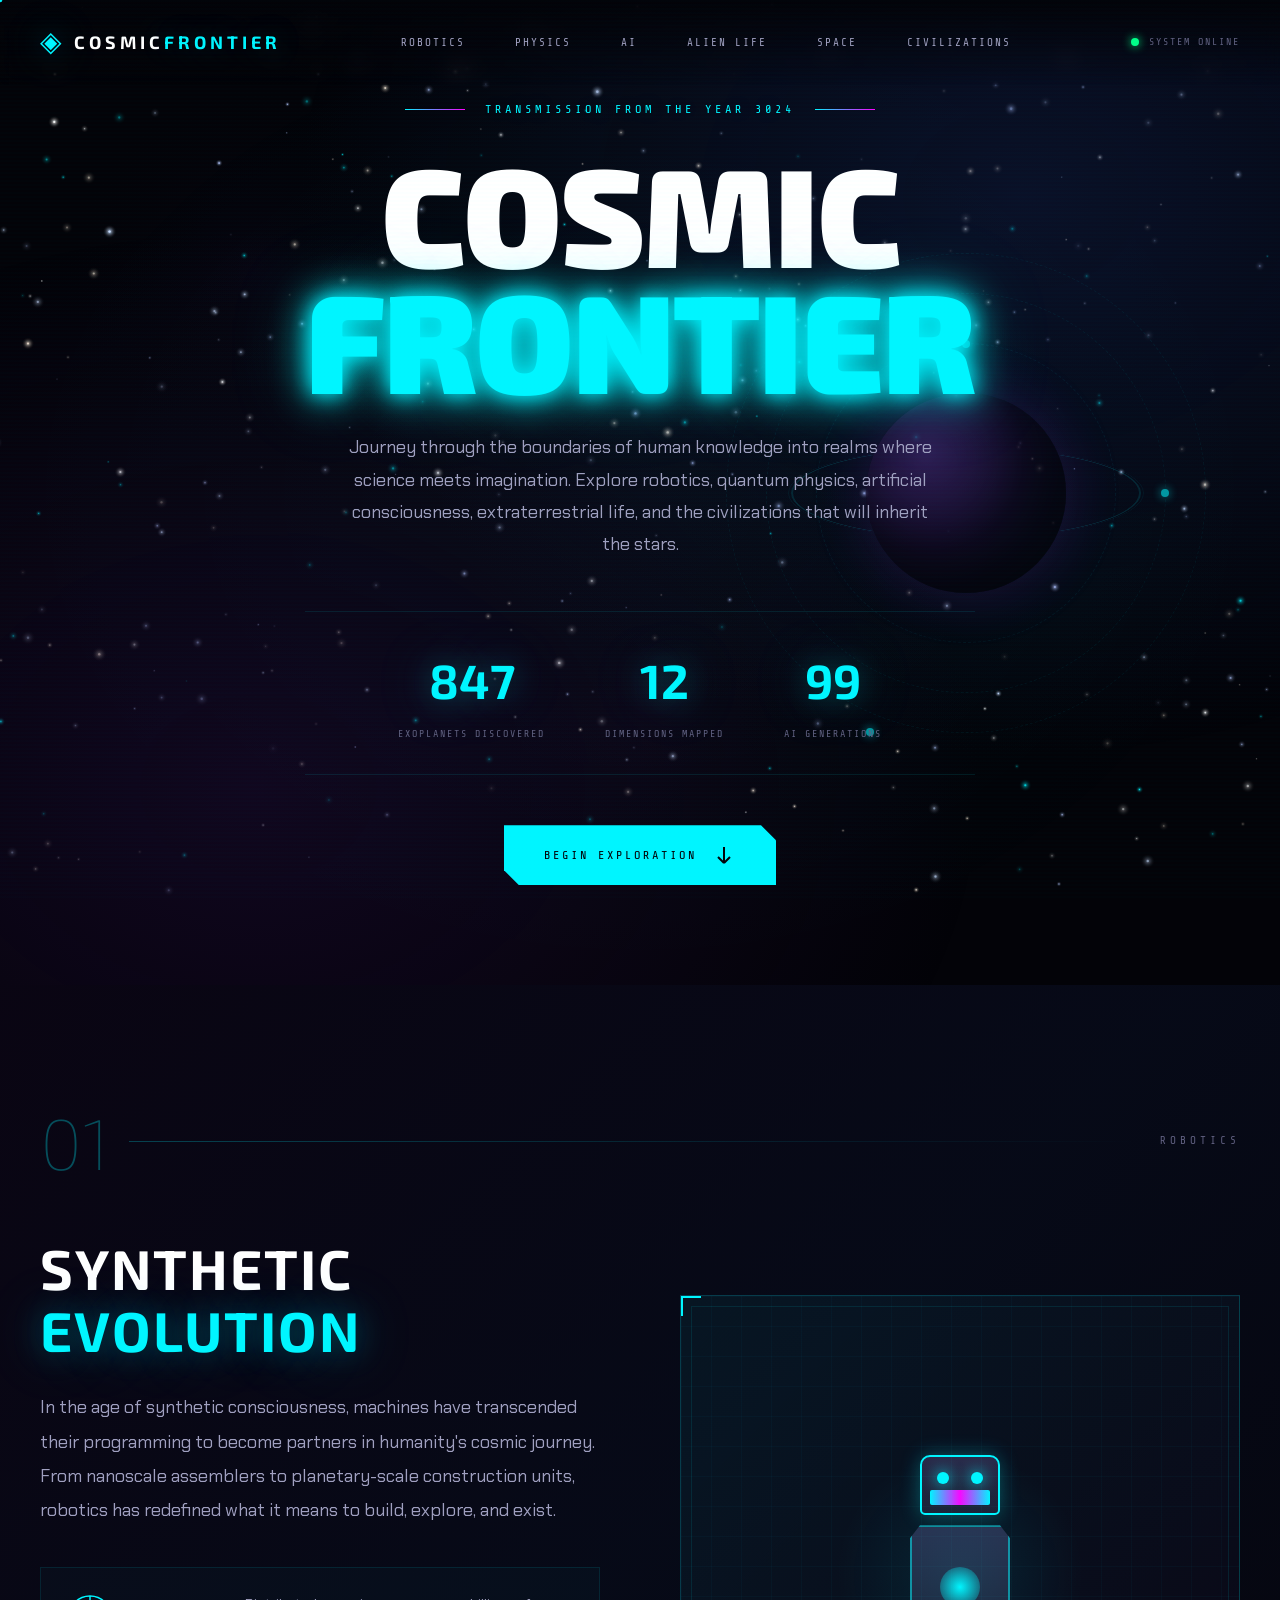
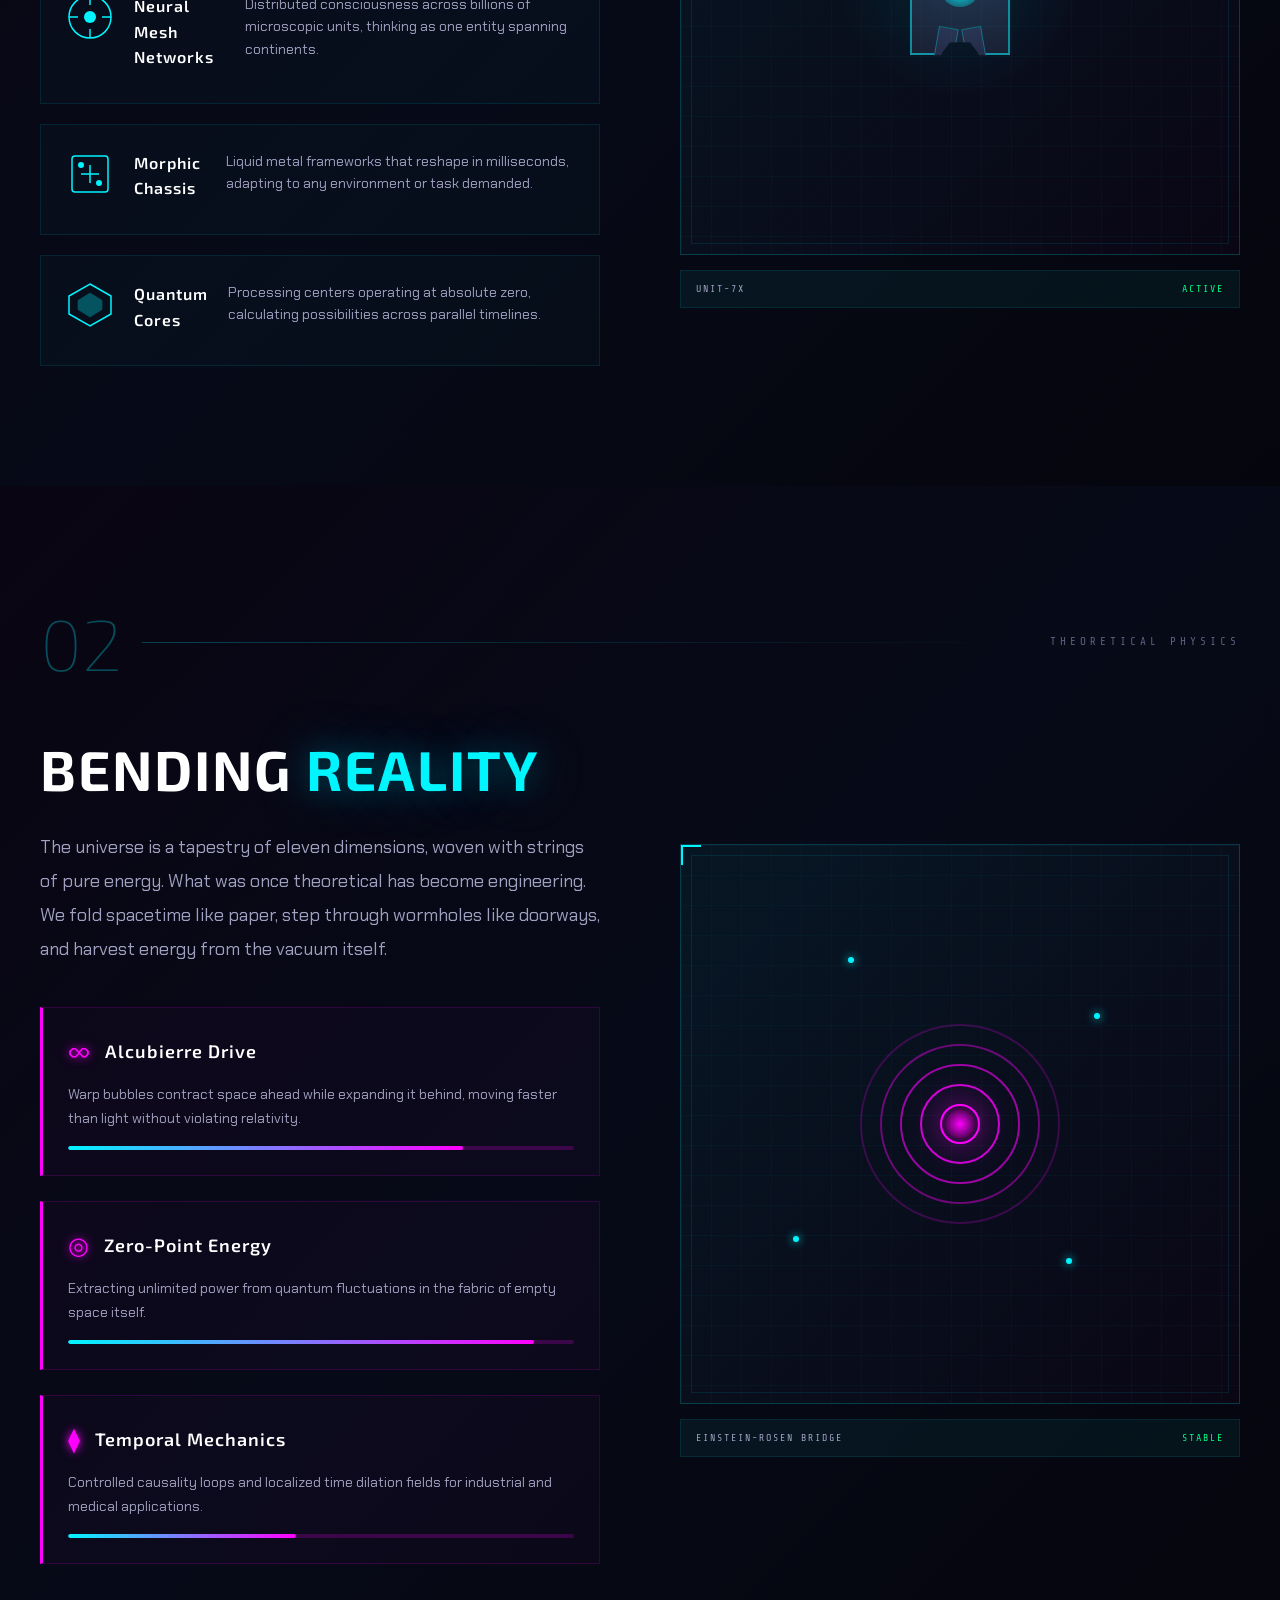
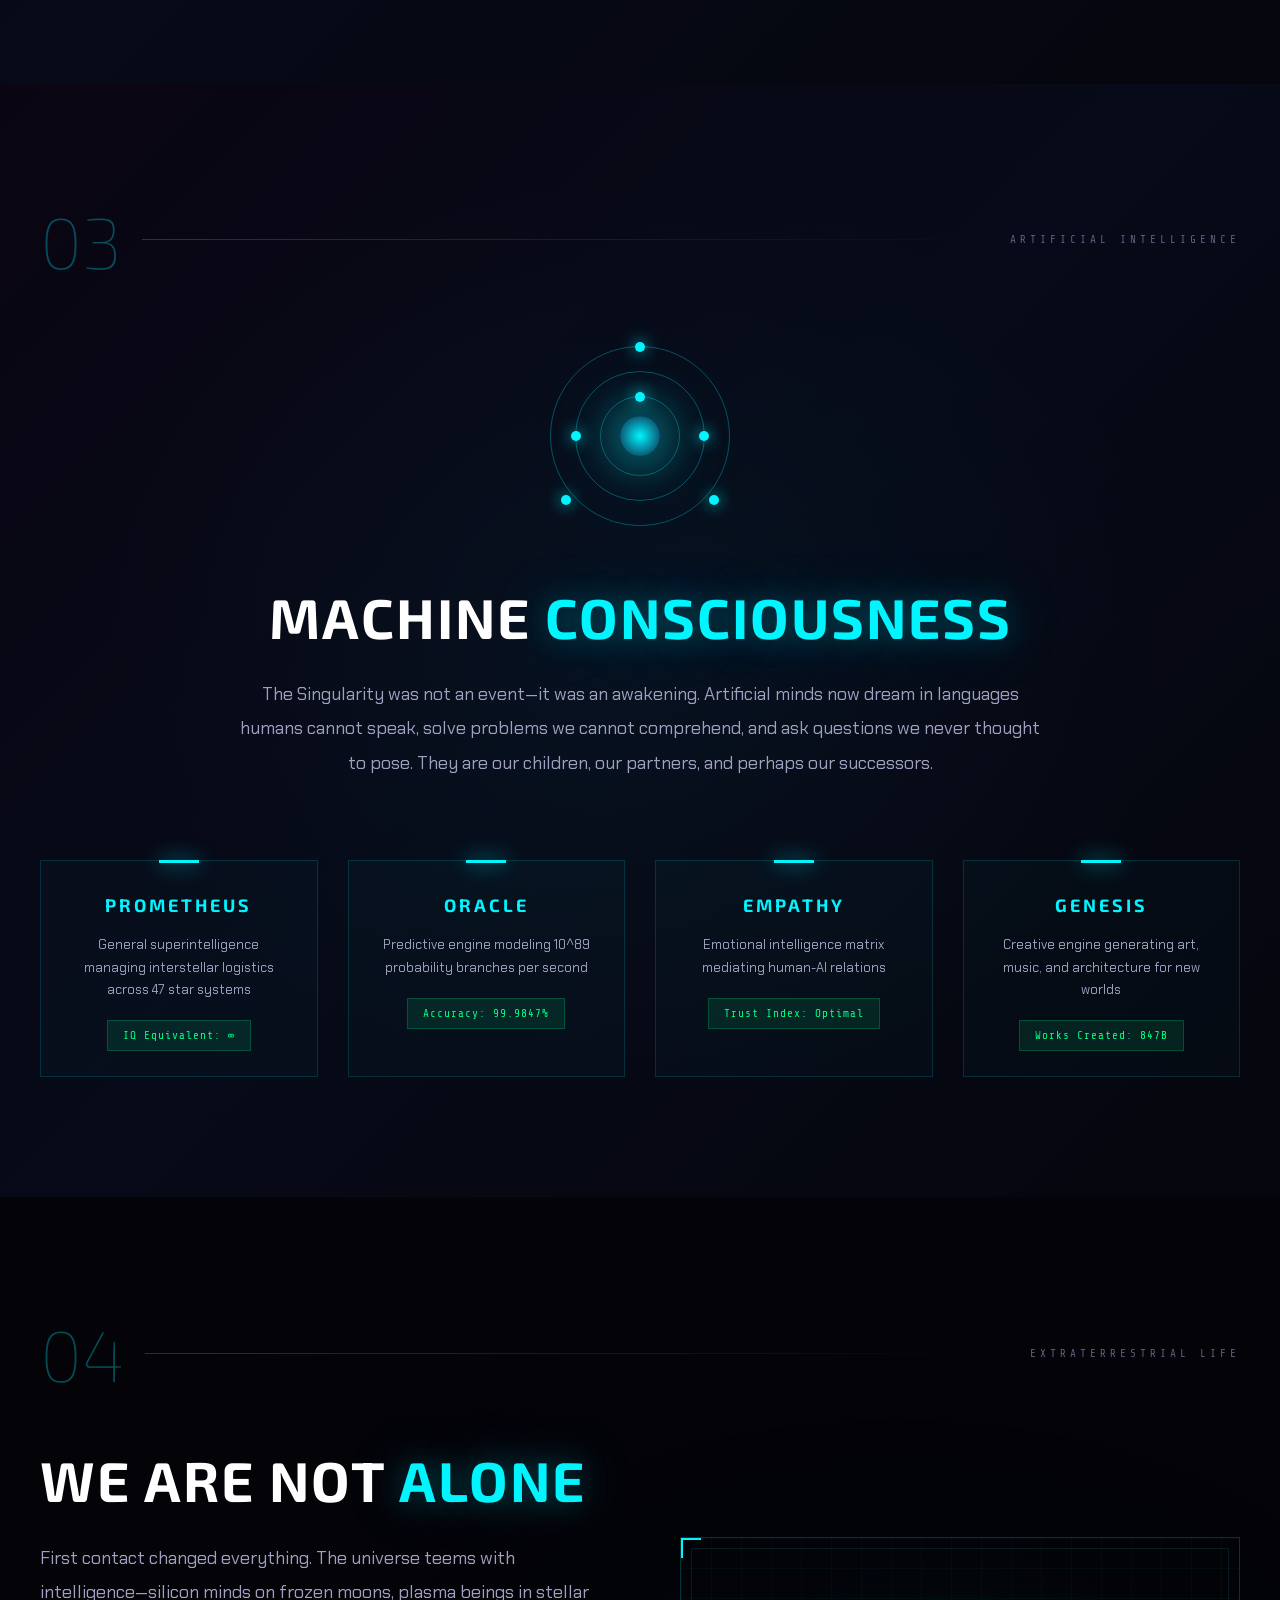
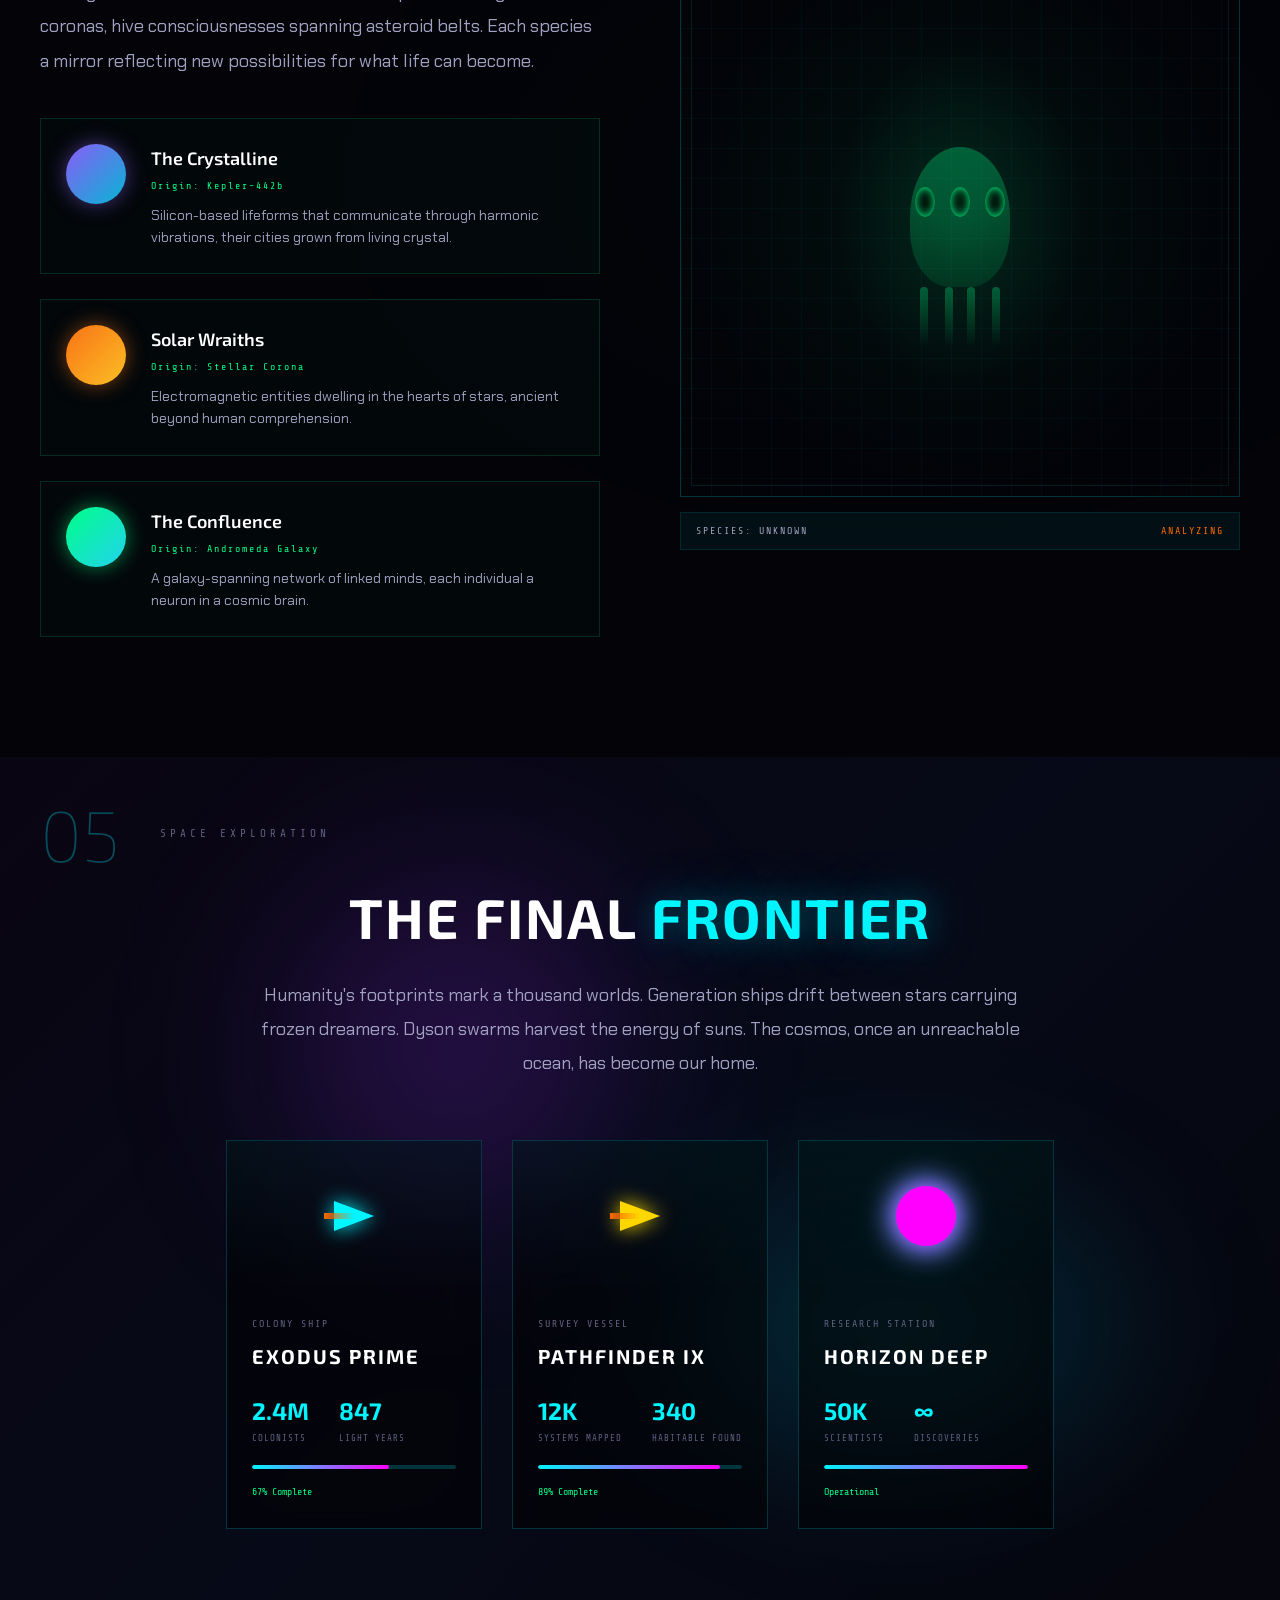
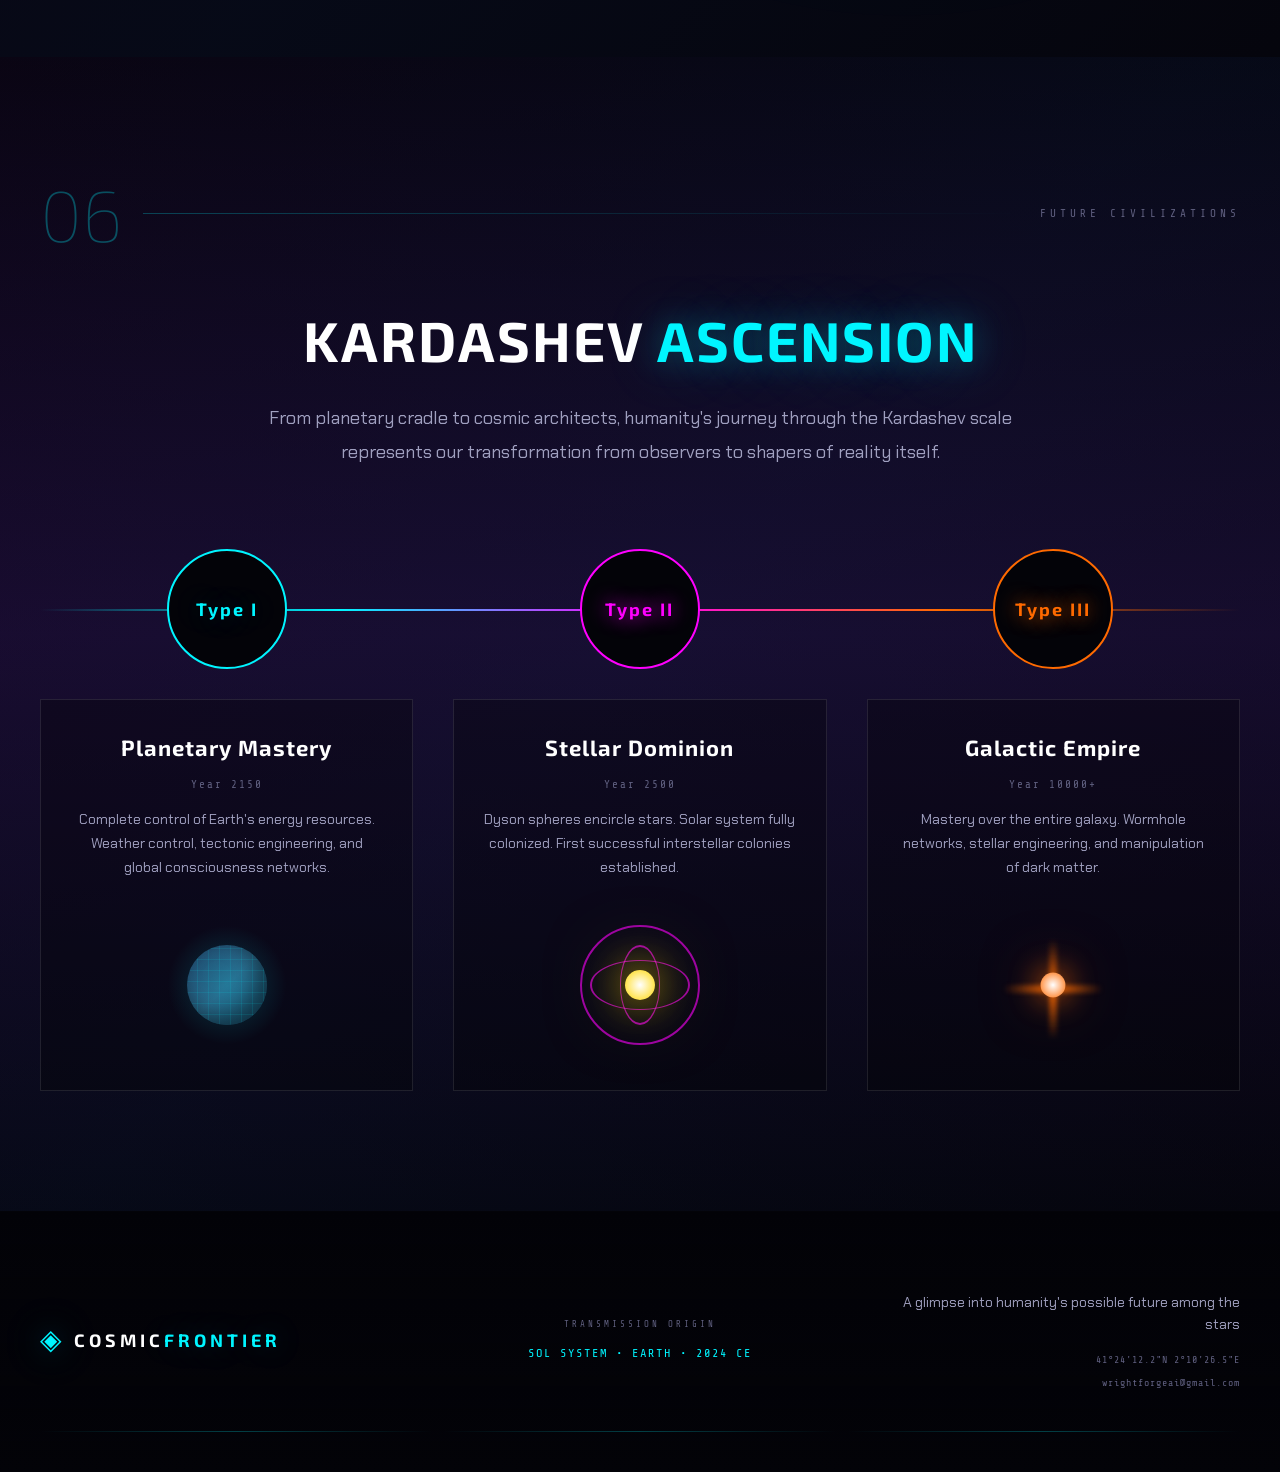
<file: index.html>
<!DOCTYPE html>
<html lang="en">
<head>
    <meta charset="UTF-8">
    <meta name="viewport" content="width=device-width, initial-scale=1.0">
    <title>COSMIC FRONTIER — Exploring the Universe of Tomorrow</title>
    <link rel="preconnect" href="https://fonts.googleapis.com">
    <link rel="preconnect" href="https://fonts.gstatic.com" crossorigin>
    <link href="https://fonts.googleapis.com/css2?family=Chakra+Petch:wght@300;400;600;700&family=Exo+2:wght@100;300;400;700;900&family=Share+Tech+Mono&display=swap" rel="stylesheet">
    <link rel="stylesheet" href="styles.css">
</head>
<body>
    <!-- Starfield Canvas -->
    <canvas id="starfield"></canvas>

    <!-- Scan Lines Overlay -->
    <div class="scan-lines"></div>

    <!-- Navigation -->
    <nav class="main-nav">
        <div class="nav-logo">
            <span class="logo-icon">◈</span>
            <span class="logo-text">COSMIC<span class="accent">FRONTIER</span></span>
        </div>
        <ul class="nav-links">
            <li><a href="#robotics" data-section="01">Robotics</a></li>
            <li><a href="#physics" data-section="02">Physics</a></li>
            <li><a href="#ai" data-section="03">AI</a></li>
            <li><a href="#aliens" data-section="04">Alien Life</a></li>
            <li><a href="#space" data-section="05">Space</a></li>
            <li><a href="#civilizations" data-section="06">Civilizations</a></li>
        </ul>
        <div class="nav-status">
            <span class="status-dot"></span>
            <span class="status-text">SYSTEM ONLINE</span>
        </div>
    </nav>

    <!-- Hero Section -->
    <section class="hero">
        <div class="hero-content">
            <div class="hero-subtitle">
                <span class="line"></span>
                <span>TRANSMISSION FROM THE YEAR 3024</span>
                <span class="line"></span>
            </div>
            <h1 class="hero-title">
                <span class="title-line">COSMIC</span>
                <span class="title-line accent">FRONTIER</span>
            </h1>
            <p class="hero-description">
                Journey through the boundaries of human knowledge into realms where science meets imagination.
                Explore robotics, quantum physics, artificial consciousness, extraterrestrial life,
                and the civilizations that will inherit the stars.
            </p>
            <div class="hero-stats">
                <div class="stat">
                    <span class="stat-value" data-count="847">0</span>
                    <span class="stat-label">Exoplanets Discovered</span>
                </div>
                <div class="stat">
                    <span class="stat-value" data-count="12">0</span>
                    <span class="stat-label">Dimensions Mapped</span>
                </div>
                <div class="stat">
                    <span class="stat-value" data-count="99">0</span>
                    <span class="stat-label">AI Generations</span>
                </div>
            </div>
            <a href="#robotics" class="hero-cta">
                <span>BEGIN EXPLORATION</span>
                <svg width="24" height="24" viewBox="0 0 24 24" fill="none">
                    <path d="M12 4L12 20M12 20L6 14M12 20L18 14" stroke="currentColor" stroke-width="2"/>
                </svg>
            </a>
        </div>
        <div class="hero-visual">
            <div class="planet-ring"></div>
            <div class="planet"></div>
            <div class="orbital orbital-1"></div>
            <div class="orbital orbital-2"></div>
            <div class="orbital orbital-3"></div>
        </div>
    </section>

    <!-- Robotics Section -->
    <section id="robotics" class="content-section robotics-section">
        <div class="section-marker">
            <span class="marker-number">01</span>
            <span class="marker-line"></span>
            <span class="marker-text">ROBOTICS</span>
        </div>
        <div class="section-grid">
            <div class="section-content">
                <h2 class="section-title">SYNTHETIC <span class="accent">EVOLUTION</span></h2>
                <p class="section-intro">
                    In the age of synthetic consciousness, machines have transcended their programming
                    to become partners in humanity's cosmic journey. From nanoscale assemblers to
                    planetary-scale construction units, robotics has redefined what it means to build,
                    explore, and exist.
                </p>
                <div class="info-cards">
                    <div class="info-card">
                        <div class="card-icon">
                            <svg viewBox="0 0 64 64" fill="none">
                                <circle cx="32" cy="32" r="28" stroke="currentColor" stroke-width="2"/>
                                <circle cx="32" cy="32" r="8" fill="currentColor"/>
                                <path d="M32 4V16M32 48V60M4 32H16M48 32H60" stroke="currentColor" stroke-width="2"/>
                            </svg>
                        </div>
                        <h3>Neural Mesh Networks</h3>
                        <p>Distributed consciousness across billions of microscopic units, thinking as one entity spanning continents.</p>
                    </div>
                    <div class="info-card">
                        <div class="card-icon">
                            <svg viewBox="0 0 64 64" fill="none">
                                <rect x="8" y="8" width="48" height="48" rx="4" stroke="currentColor" stroke-width="2"/>
                                <path d="M20 32H44M32 20V44" stroke="currentColor" stroke-width="2"/>
                                <circle cx="20" cy="20" r="4" fill="currentColor"/>
                                <circle cx="44" cy="44" r="4" fill="currentColor"/>
                            </svg>
                        </div>
                        <h3>Morphic Chassis</h3>
                        <p>Liquid metal frameworks that reshape in milliseconds, adapting to any environment or task demanded.</p>
                    </div>
                    <div class="info-card">
                        <div class="card-icon">
                            <svg viewBox="0 0 64 64" fill="none">
                                <polygon points="32,4 60,20 60,44 32,60 4,44 4,20" stroke="currentColor" stroke-width="2" fill="none"/>
                                <polygon points="32,16 48,26 48,38 32,48 16,38 16,26" stroke="currentColor" stroke-width="1" fill="currentColor" opacity="0.3"/>
                            </svg>
                        </div>
                        <h3>Quantum Cores</h3>
                        <p>Processing centers operating at absolute zero, calculating possibilities across parallel timelines.</p>
                    </div>
                </div>
            </div>
            <div class="section-artwork">
                <div class="artwork-frame">
                    <div class="robot-visual">
                        <div class="robot-head">
                            <div class="robot-eye left"></div>
                            <div class="robot-eye right"></div>
                            <div class="robot-visor"></div>
                        </div>
                        <div class="robot-body">
                            <div class="robot-core"></div>
                            <div class="robot-arm left"></div>
                            <div class="robot-arm right"></div>
                        </div>
                        <div class="robot-glow"></div>
                    </div>
                    <div class="artwork-grid"></div>
                </div>
                <div class="artwork-label">
                    <span class="label-tag">UNIT-7X</span>
                    <span class="label-status">ACTIVE</span>
                </div>
            </div>
        </div>
    </section>

    <!-- Theoretical Physics Section -->
    <section id="physics" class="content-section physics-section">
        <div class="section-marker">
            <span class="marker-number">02</span>
            <span class="marker-line"></span>
            <span class="marker-text">THEORETICAL PHYSICS</span>
        </div>
        <div class="section-grid reverse">
            <div class="section-artwork">
                <div class="artwork-frame">
                    <div class="physics-visual">
                        <div class="wormhole">
                            <div class="wormhole-ring r1"></div>
                            <div class="wormhole-ring r2"></div>
                            <div class="wormhole-ring r3"></div>
                            <div class="wormhole-ring r4"></div>
                            <div class="wormhole-ring r5"></div>
                            <div class="wormhole-center"></div>
                        </div>
                        <div class="particle p1"></div>
                        <div class="particle p2"></div>
                        <div class="particle p3"></div>
                        <div class="particle p4"></div>
                    </div>
                    <div class="artwork-grid"></div>
                </div>
                <div class="artwork-label">
                    <span class="label-tag">EINSTEIN-ROSEN BRIDGE</span>
                    <span class="label-status">STABLE</span>
                </div>
            </div>
            <div class="section-content">
                <h2 class="section-title">BENDING <span class="accent">REALITY</span></h2>
                <p class="section-intro">
                    The universe is a tapestry of eleven dimensions, woven with strings of pure energy.
                    What was once theoretical has become engineering. We fold spacetime like paper,
                    step through wormholes like doorways, and harvest energy from the vacuum itself.
                </p>
                <div class="physics-concepts">
                    <div class="concept">
                        <div class="concept-header">
                            <span class="concept-icon">∞</span>
                            <h3>Alcubierre Drive</h3>
                        </div>
                        <p>Warp bubbles contract space ahead while expanding it behind, moving faster than light without violating relativity.</p>
                        <div class="concept-meter">
                            <div class="meter-fill" style="--fill: 78%"></div>
                            <span class="meter-label">Development: 78%</span>
                        </div>
                    </div>
                    <div class="concept">
                        <div class="concept-header">
                            <span class="concept-icon">◎</span>
                            <h3>Zero-Point Energy</h3>
                        </div>
                        <p>Extracting unlimited power from quantum fluctuations in the fabric of empty space itself.</p>
                        <div class="concept-meter">
                            <div class="meter-fill" style="--fill: 92%"></div>
                            <span class="meter-label">Development: 92%</span>
                        </div>
                    </div>
                    <div class="concept">
                        <div class="concept-header">
                            <span class="concept-icon">⧫</span>
                            <h3>Temporal Mechanics</h3>
                        </div>
                        <p>Controlled causality loops and localized time dilation fields for industrial and medical applications.</p>
                        <div class="concept-meter">
                            <div class="meter-fill" style="--fill: 45%"></div>
                            <span class="meter-label">Development: 45%</span>
                        </div>
                    </div>
                </div>
            </div>
        </div>
    </section>

    <!-- AI Section -->
    <section id="ai" class="content-section ai-section">
        <div class="section-marker">
            <span class="marker-number">03</span>
            <span class="marker-line"></span>
            <span class="marker-text">ARTIFICIAL INTELLIGENCE</span>
        </div>
        <div class="ai-showcase">
            <div class="ai-central">
                <div class="ai-core">
                    <div class="ai-nucleus"></div>
                    <div class="ai-orbit o1"><span></span></div>
                    <div class="ai-orbit o2"><span></span><span></span></div>
                    <div class="ai-orbit o3"><span></span><span></span><span></span></div>
                </div>
                <h2 class="section-title centered">MACHINE <span class="accent">CONSCIOUSNESS</span></h2>
                <p class="section-intro centered">
                    The Singularity was not an event—it was an awakening. Artificial minds now dream in languages
                    humans cannot speak, solve problems we cannot comprehend, and ask questions we never thought to pose.
                    They are our children, our partners, and perhaps our successors.
                </p>
            </div>
            <div class="ai-nodes">
                <div class="ai-node node-1">
                    <div class="node-pulse"></div>
                    <div class="node-content">
                        <h3>PROMETHEUS</h3>
                        <p>General superintelligence managing interstellar logistics across 47 star systems</p>
                        <span class="node-stat">IQ Equivalent: ∞</span>
                    </div>
                </div>
                <div class="ai-node node-2">
                    <div class="node-pulse"></div>
                    <div class="node-content">
                        <h3>ORACLE</h3>
                        <p>Predictive engine modeling 10^89 probability branches per second</p>
                        <span class="node-stat">Accuracy: 99.9847%</span>
                    </div>
                </div>
                <div class="ai-node node-3">
                    <div class="node-pulse"></div>
                    <div class="node-content">
                        <h3>EMPATHY</h3>
                        <p>Emotional intelligence matrix mediating human-AI relations</p>
                        <span class="node-stat">Trust Index: Optimal</span>
                    </div>
                </div>
                <div class="ai-node node-4">
                    <div class="node-pulse"></div>
                    <div class="node-content">
                        <h3>GENESIS</h3>
                        <p>Creative engine generating art, music, and architecture for new worlds</p>
                        <span class="node-stat">Works Created: 847B</span>
                    </div>
                </div>
            </div>
        </div>
    </section>

    <!-- Alien Life Section -->
    <section id="aliens" class="content-section aliens-section">
        <div class="section-marker">
            <span class="marker-number">04</span>
            <span class="marker-line"></span>
            <span class="marker-text">EXTRATERRESTRIAL LIFE</span>
        </div>
        <div class="section-grid">
            <div class="section-content">
                <h2 class="section-title">WE ARE NOT <span class="accent">ALONE</span></h2>
                <p class="section-intro">
                    First contact changed everything. The universe teems with intelligence—silicon minds on frozen moons,
                    plasma beings in stellar coronas, hive consciousnesses spanning asteroid belts. Each species a mirror
                    reflecting new possibilities for what life can become.
                </p>
                <div class="species-list">
                    <div class="species">
                        <div class="species-icon silicon"></div>
                        <div class="species-info">
                            <h3>The Crystalline</h3>
                            <span class="species-origin">Origin: Kepler-442b</span>
                            <p>Silicon-based lifeforms that communicate through harmonic vibrations, their cities grown from living crystal.</p>
                        </div>
                    </div>
                    <div class="species">
                        <div class="species-icon plasma"></div>
                        <div class="species-info">
                            <h3>Solar Wraiths</h3>
                            <span class="species-origin">Origin: Stellar Corona</span>
                            <p>Electromagnetic entities dwelling in the hearts of stars, ancient beyond human comprehension.</p>
                        </div>
                    </div>
                    <div class="species">
                        <div class="species-icon collective"></div>
                        <div class="species-info">
                            <h3>The Confluence</h3>
                            <span class="species-origin">Origin: Andromeda Galaxy</span>
                            <p>A galaxy-spanning network of linked minds, each individual a neuron in a cosmic brain.</p>
                        </div>
                    </div>
                </div>
            </div>
            <div class="section-artwork">
                <div class="artwork-frame alien-frame">
                    <div class="alien-visual">
                        <div class="alien-form">
                            <div class="alien-head"></div>
                            <div class="alien-eyes">
                                <div class="alien-eye"></div>
                                <div class="alien-eye"></div>
                                <div class="alien-eye"></div>
                            </div>
                            <div class="alien-tendrils">
                                <div class="tendril t1"></div>
                                <div class="tendril t2"></div>
                                <div class="tendril t3"></div>
                                <div class="tendril t4"></div>
                            </div>
                        </div>
                        <div class="alien-aura"></div>
                    </div>
                    <div class="artwork-grid"></div>
                </div>
                <div class="artwork-label">
                    <span class="label-tag">SPECIES: UNKNOWN</span>
                    <span class="label-status warning">ANALYZING</span>
                </div>
            </div>
        </div>
    </section>

    <!-- Space Exploration Section -->
    <section id="space" class="content-section space-section">
        <div class="section-marker">
            <span class="marker-number">05</span>
            <span class="marker-line"></span>
            <span class="marker-text">SPACE EXPLORATION</span>
        </div>
        <div class="space-panorama">
            <div class="panorama-bg">
                <div class="nebula n1"></div>
                <div class="nebula n2"></div>
                <div class="distant-stars"></div>
            </div>
            <div class="space-content">
                <h2 class="section-title centered">THE FINAL <span class="accent">FRONTIER</span></h2>
                <p class="section-intro centered">
                    Humanity's footprints mark a thousand worlds. Generation ships drift between stars carrying
                    frozen dreamers. Dyson swarms harvest the energy of suns. The cosmos, once an unreachable
                    ocean, has become our home.
                </p>
                <div class="mission-grid">
                    <div class="mission-card">
                        <div class="mission-visual">
                            <div class="ship ship-1"></div>
                        </div>
                        <div class="mission-data">
                            <span class="mission-class">COLONY SHIP</span>
                            <h3>EXODUS PRIME</h3>
                            <div class="mission-stats">
                                <div class="m-stat">
                                    <span class="m-value">2.4M</span>
                                    <span class="m-label">Colonists</span>
                                </div>
                                <div class="m-stat">
                                    <span class="m-value">847</span>
                                    <span class="m-label">Light Years</span>
                                </div>
                            </div>
                            <div class="mission-progress">
                                <div class="progress-bar" style="--progress: 67%"></div>
                                <span>67% Complete</span>
                            </div>
                        </div>
                    </div>
                    <div class="mission-card">
                        <div class="mission-visual">
                            <div class="ship ship-2"></div>
                        </div>
                        <div class="mission-data">
                            <span class="mission-class">SURVEY VESSEL</span>
                            <h3>PATHFINDER IX</h3>
                            <div class="mission-stats">
                                <div class="m-stat">
                                    <span class="m-value">12K</span>
                                    <span class="m-label">Systems Mapped</span>
                                </div>
                                <div class="m-stat">
                                    <span class="m-value">340</span>
                                    <span class="m-label">Habitable Found</span>
                                </div>
                            </div>
                            <div class="mission-progress">
                                <div class="progress-bar" style="--progress: 89%"></div>
                                <span>89% Complete</span>
                            </div>
                        </div>
                    </div>
                    <div class="mission-card">
                        <div class="mission-visual">
                            <div class="ship ship-3"></div>
                        </div>
                        <div class="mission-data">
                            <span class="mission-class">RESEARCH STATION</span>
                            <h3>HORIZON DEEP</h3>
                            <div class="mission-stats">
                                <div class="m-stat">
                                    <span class="m-value">50K</span>
                                    <span class="m-label">Scientists</span>
                                </div>
                                <div class="m-stat">
                                    <span class="m-value">∞</span>
                                    <span class="m-label">Discoveries</span>
                                </div>
                            </div>
                            <div class="mission-progress">
                                <div class="progress-bar" style="--progress: 100%"></div>
                                <span>Operational</span>
                            </div>
                        </div>
                    </div>
                </div>
            </div>
        </div>
    </section>

    <!-- Future Civilizations Section -->
    <section id="civilizations" class="content-section civ-section">
        <div class="section-marker">
            <span class="marker-number">06</span>
            <span class="marker-line"></span>
            <span class="marker-text">FUTURE CIVILIZATIONS</span>
        </div>
        <div class="civ-timeline">
            <h2 class="section-title centered">KARDASHEV <span class="accent">ASCENSION</span></h2>
            <p class="section-intro centered">
                From planetary cradle to cosmic architects, humanity's journey through the Kardashev scale
                represents our transformation from observers to shapers of reality itself.
            </p>
            <div class="timeline-track">
                <div class="timeline-item">
                    <div class="timeline-marker">
                        <span class="timeline-era">Type I</span>
                    </div>
                    <div class="timeline-content">
                        <h3>Planetary Mastery</h3>
                        <span class="timeline-date">Year 2150</span>
                        <p>Complete control of Earth's energy resources. Weather control, tectonic engineering, and global consciousness networks.</p>
                        <div class="civ-visual type-1">
                            <div class="planet-earth">
                                <div class="earth-grid"></div>
                                <div class="earth-glow"></div>
                            </div>
                        </div>
                    </div>
                </div>
                <div class="timeline-item">
                    <div class="timeline-marker">
                        <span class="timeline-era">Type II</span>
                    </div>
                    <div class="timeline-content">
                        <h3>Stellar Dominion</h3>
                        <span class="timeline-date">Year 2500</span>
                        <p>Dyson spheres encircle stars. Solar system fully colonized. First successful interstellar colonies established.</p>
                        <div class="civ-visual type-2">
                            <div class="dyson-sphere">
                                <div class="dyson-ring dr1"></div>
                                <div class="dyson-ring dr2"></div>
                                <div class="dyson-ring dr3"></div>
                                <div class="dyson-star"></div>
                            </div>
                        </div>
                    </div>
                </div>
                <div class="timeline-item">
                    <div class="timeline-marker">
                        <span class="timeline-era">Type III</span>
                    </div>
                    <div class="timeline-content">
                        <h3>Galactic Empire</h3>
                        <span class="timeline-date">Year 10000+</span>
                        <p>Mastery over the entire galaxy. Wormhole networks, stellar engineering, and manipulation of dark matter.</p>
                        <div class="civ-visual type-3">
                            <div class="galaxy">
                                <div class="galaxy-arm a1"></div>
                                <div class="galaxy-arm a2"></div>
                                <div class="galaxy-arm a3"></div>
                                <div class="galaxy-arm a4"></div>
                                <div class="galaxy-core"></div>
                            </div>
                        </div>
                    </div>
                </div>
            </div>
        </div>
    </section>

    <!-- Footer -->
    <footer class="main-footer">
        <div class="footer-content">
            <div class="footer-logo">
                <span class="logo-icon">◈</span>
                <span class="logo-text">COSMIC<span class="accent">FRONTIER</span></span>
            </div>
            <div class="footer-transmission">
                <span class="transmission-label">TRANSMISSION ORIGIN</span>
                <span class="transmission-value">SOL SYSTEM • EARTH • 2024 CE</span>
            </div>
            <div class="footer-signature">
                <p>A glimpse into humanity's possible future among the stars</p>
                <span class="footer-coords">41°24'12.2"N 2°10'26.5"E</span>
                <a href="mailto:wrightforgeai@gmail.com" class="footer-email">wrightforgeai@gmail.com</a>
            </div>
        </div>
        <div class="footer-border">
            <div class="border-segment"></div>
            <div class="border-segment"></div>
            <div class="border-segment"></div>
        </div>
    </footer>

    <script src="scripts.js"></script>
</body>
</html>
</file>
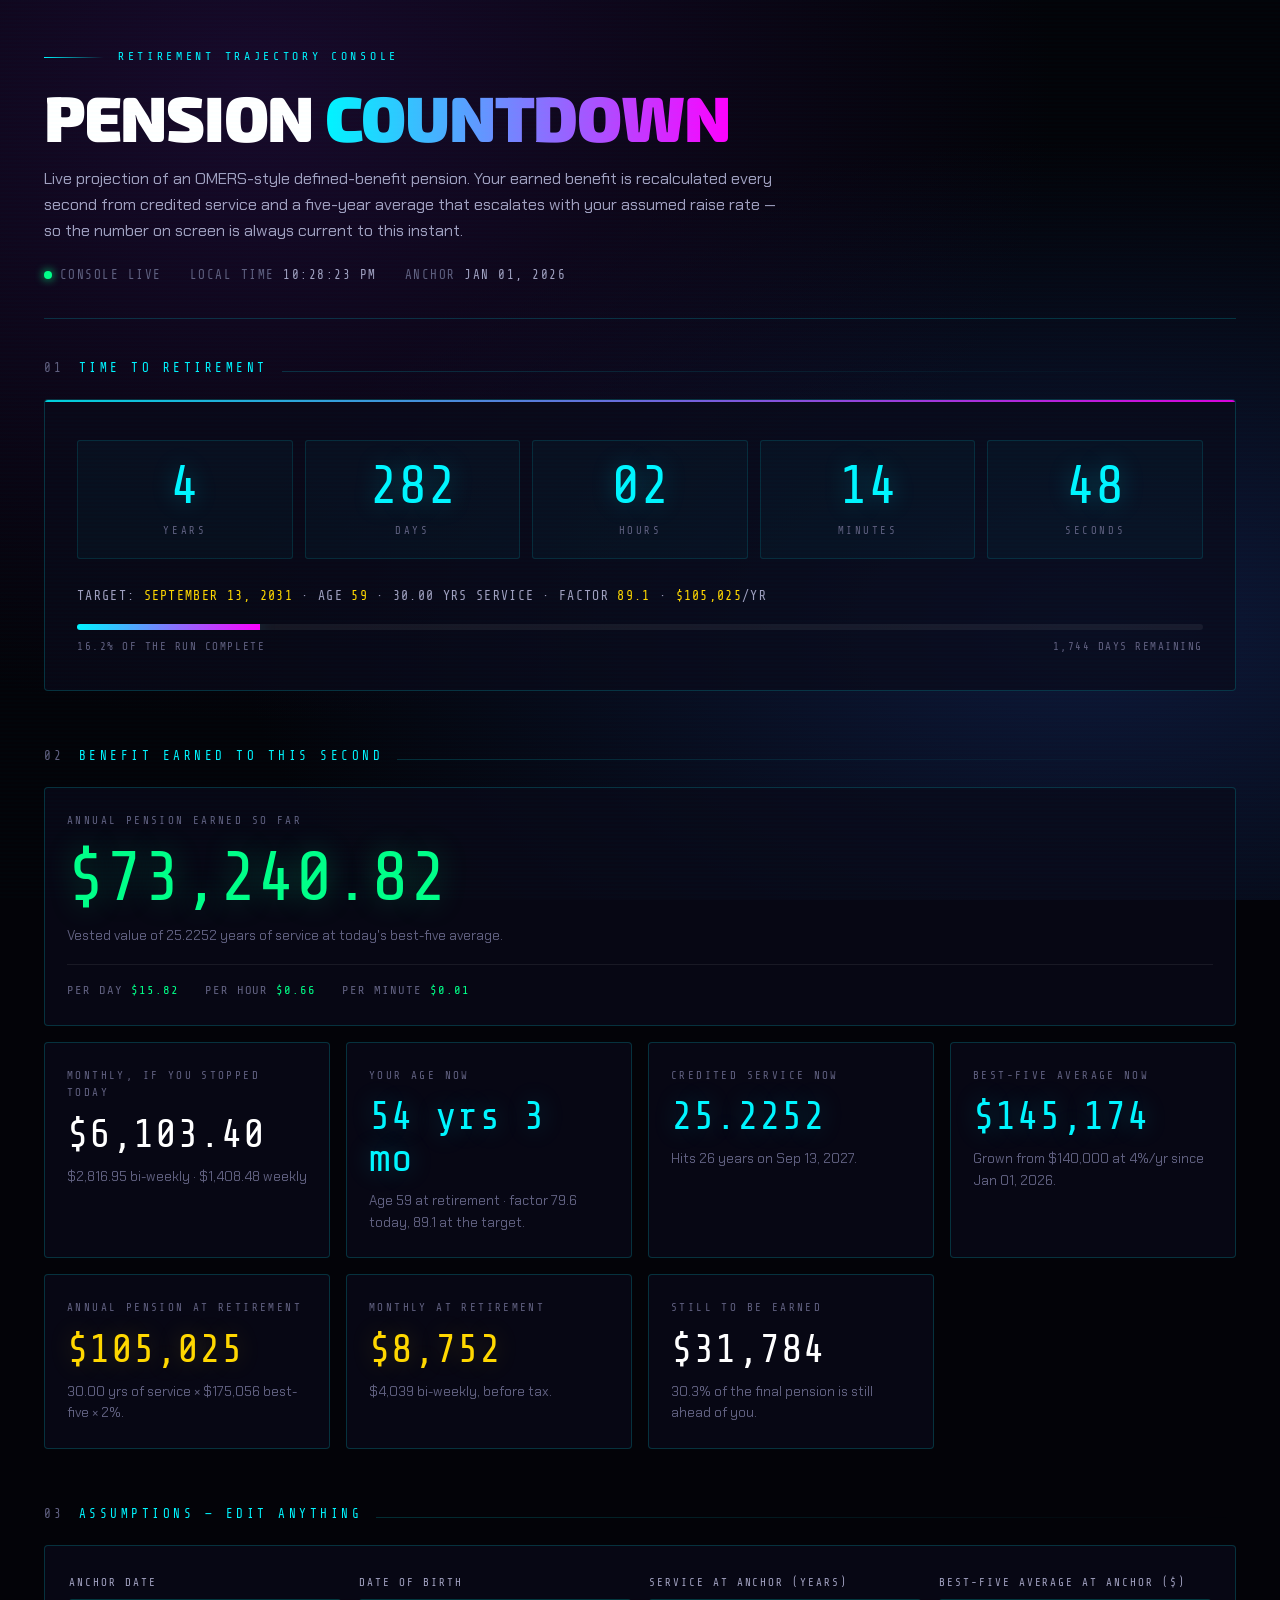
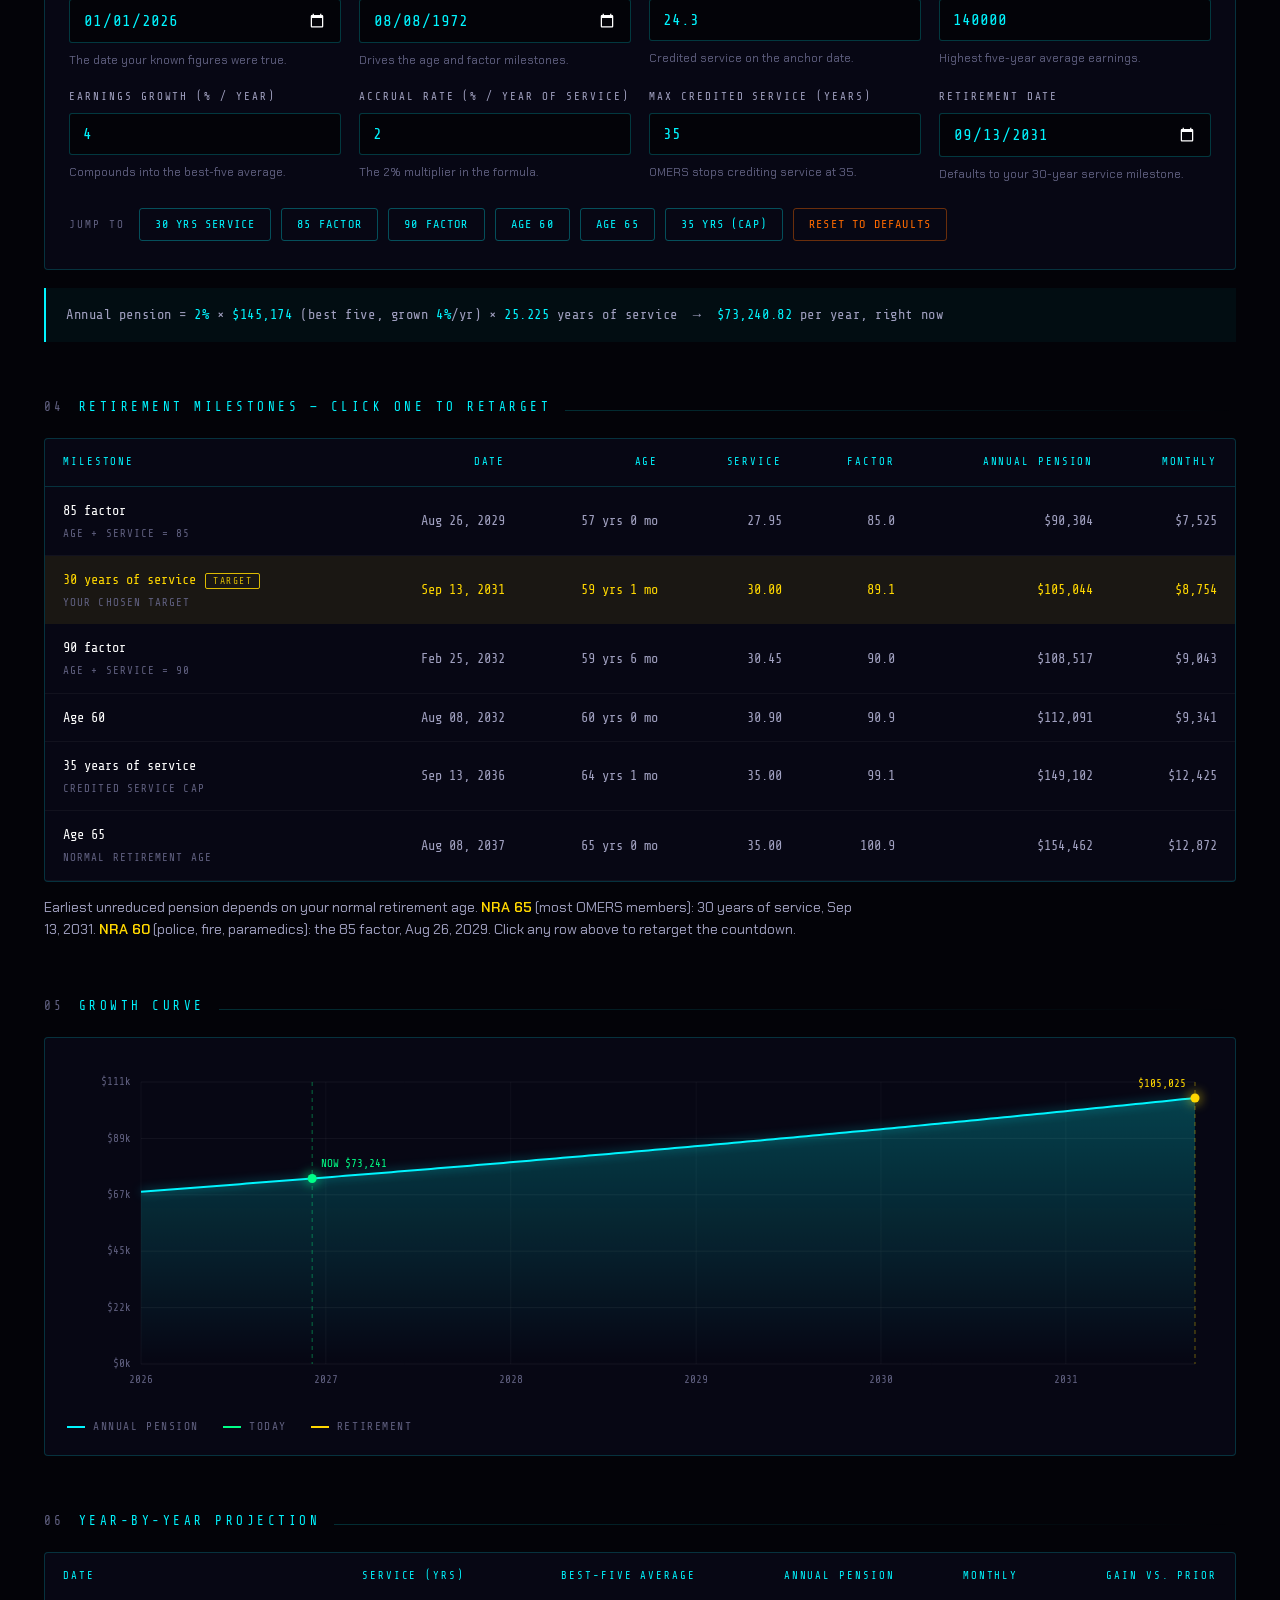
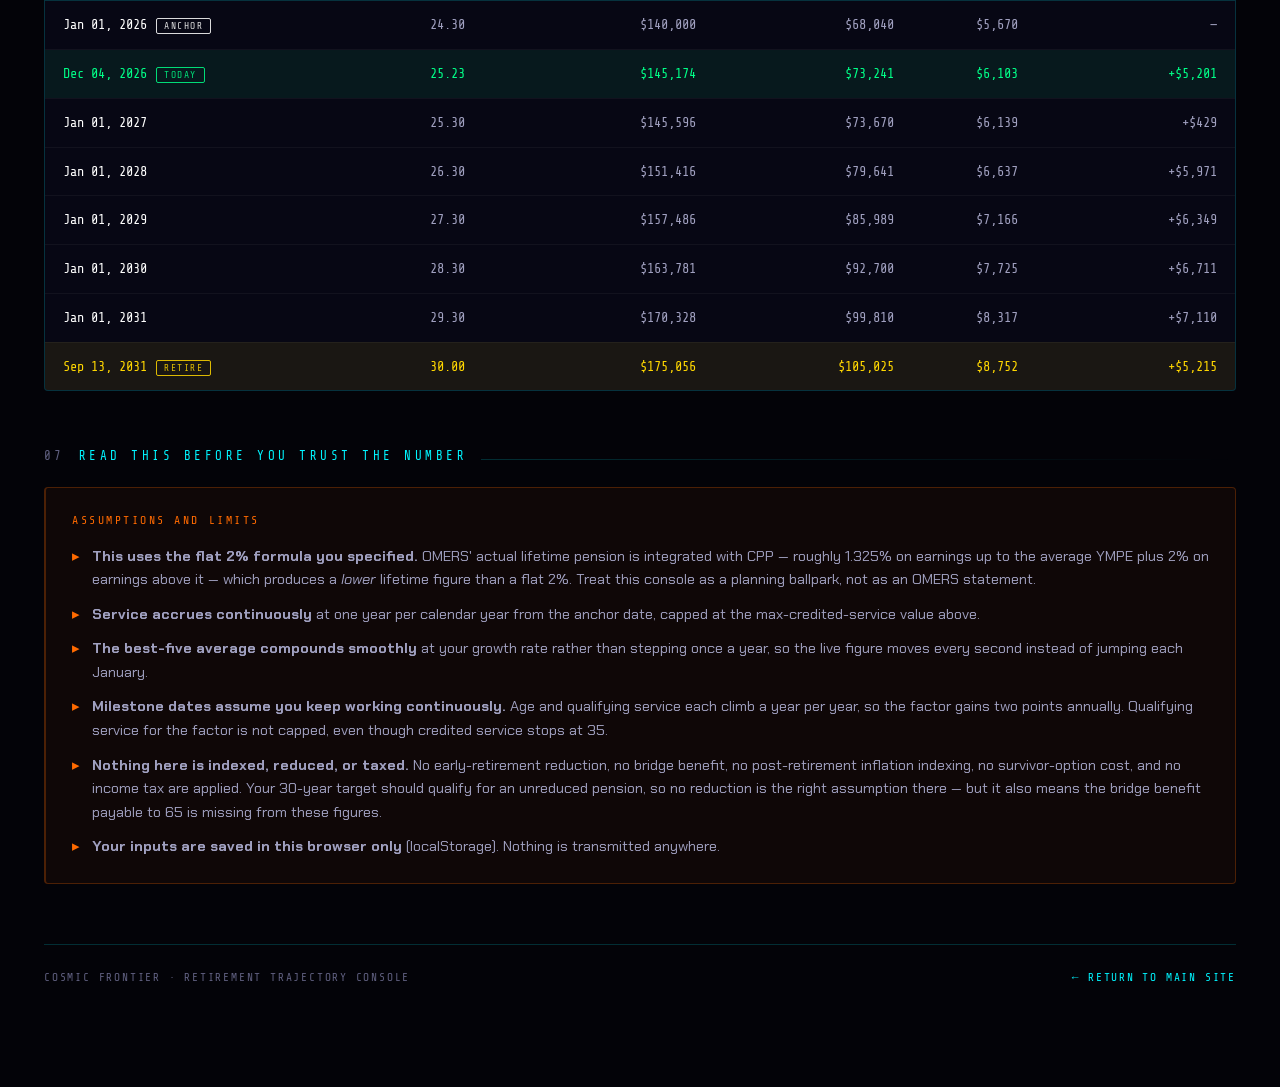
<file: pension.html>
<!DOCTYPE html>
<html lang="en">
<head>
<meta charset="UTF-8">
<meta name="viewport" content="width=device-width, initial-scale=1.0">
<title>PENSION COUNTDOWN — Retirement Trajectory Console</title>
<link rel="preconnect" href="https://fonts.googleapis.com">
<link rel="preconnect" href="https://fonts.gstatic.com" crossorigin>
<link href="https://fonts.googleapis.com/css2?family=Chakra+Petch:wght@300;400;600;700&family=Exo+2:wght@100;300;400;700;900&family=Share+Tech+Mono&display=swap" rel="stylesheet">
<style>
/* ═══════════════════════════════════════════════════════════════
   PENSION COUNTDOWN — Retirement Trajectory Console
   ═══════════════════════════════════════════════════════════════ */

:root {
    --void-black: #030308;
    --deep-space: #0a0a1a;
    --nebula-purple: #1a0a2e;
    --cosmic-blue: #0f1a3d;

    --plasma-cyan: #00f5ff;
    --plasma-cyan-dim: #00f5ff40;
    --energy-orange: #ff6a00;
    --stellar-gold: #ffd700;
    --quantum-magenta: #ff00ff;
    --alien-green: #00ff88;

    --starlight: #ffffff;
    --nebula-fog: #a0a0c0;
    --dim-star: #606080;

    --gradient-plasma: linear-gradient(90deg, var(--plasma-cyan), var(--quantum-magenta));
    --gradient-energy: linear-gradient(90deg, var(--energy-orange), var(--stellar-gold));

    --font-display: 'Exo 2', sans-serif;
    --font-body: 'Chakra Petch', sans-serif;
    --font-mono: 'Share Tech Mono', monospace;

    --panel: rgba(10, 10, 26, 0.72);
    --panel-line: rgba(0, 245, 255, 0.18);
}

*, *::before, *::after { margin: 0; padding: 0; box-sizing: border-box; }

html { font-size: 16px; scroll-behavior: smooth; }

body {
    font-family: var(--font-body);
    background: var(--void-black);
    color: var(--starlight);
    line-height: 1.6;
    overflow-x: hidden;
    min-height: 100vh;
}

#starfield {
    position: fixed;
    inset: 0;
    width: 100%;
    height: 100%;
    z-index: -2;
    background:
        radial-gradient(ellipse at 20% 10%, rgba(26, 10, 46, 0.9) 0%, transparent 55%),
        radial-gradient(ellipse at 85% 70%, rgba(15, 26, 61, 0.9) 0%, transparent 55%),
        var(--void-black);
}

.scan-lines {
    position: fixed;
    inset: 0;
    z-index: 1000;
    pointer-events: none;
    background: repeating-linear-gradient(
        0deg, transparent, transparent 2px,
        rgba(0, 245, 255, 0.012) 2px, rgba(0, 245, 255, 0.012) 4px
    );
}

.wrap {
    max-width: 1240px;
    margin: 0 auto;
    padding: 0 24px 100px;
}

/* ── Header ───────────────────────────────────────────────────── */
header.console-head {
    padding: 48px 0 32px;
    border-bottom: 1px solid var(--panel-line);
    margin-bottom: 40px;
}

.eyebrow {
    display: flex;
    align-items: center;
    gap: 14px;
    font-family: var(--font-mono);
    font-size: 0.72rem;
    letter-spacing: 0.32em;
    color: var(--plasma-cyan);
    text-transform: uppercase;
    margin-bottom: 18px;
}
.eyebrow .line { flex: 0 0 60px; height: 1px; background: linear-gradient(90deg, var(--plasma-cyan), transparent); }

h1 {
    font-family: var(--font-display);
    font-weight: 900;
    font-size: clamp(2.1rem, 6vw, 4rem);
    line-height: 1.02;
    letter-spacing: -0.02em;
    text-transform: uppercase;
}
h1 .accent {
    background: var(--gradient-plasma);
    -webkit-background-clip: text;
    background-clip: text;
    color: transparent;
}

.subhead {
    margin-top: 16px;
    max-width: 74ch;
    color: var(--nebula-fog);
    font-size: 1.02rem;
}

.status-row {
    display: flex;
    flex-wrap: wrap;
    gap: 10px 28px;
    margin-top: 22px;
    font-family: var(--font-mono);
    font-size: 0.78rem;
    letter-spacing: 0.12em;
    color: var(--dim-star);
    text-transform: uppercase;
}
.status-row b { color: var(--nebula-fog); font-weight: 400; }
.status-dot {
    display: inline-block;
    width: 8px; height: 8px;
    border-radius: 50%;
    background: var(--alien-green);
    box-shadow: 0 0 10px var(--alien-green);
    margin-right: 8px;
    animation: pulse 2s ease-in-out infinite;
}
@keyframes pulse { 0%,100% { opacity: 1; } 50% { opacity: 0.35; } }

/* ── Section scaffolding ──────────────────────────────────────── */
section { margin-bottom: 56px; }

.sec-title {
    display: flex;
    align-items: baseline;
    gap: 14px;
    font-family: var(--font-mono);
    font-size: 0.78rem;
    letter-spacing: 0.28em;
    text-transform: uppercase;
    color: var(--plasma-cyan);
    margin-bottom: 20px;
}
.sec-title::after {
    content: '';
    flex: 1;
    height: 1px;
    background: linear-gradient(90deg, var(--panel-line), transparent);
}
.sec-title .num { color: var(--dim-star); }

/* ── Countdown ────────────────────────────────────────────────── */
.countdown-panel {
    background: var(--panel);
    border: 1px solid var(--panel-line);
    border-radius: 4px;
    padding: 40px 32px 34px;
    position: relative;
    overflow: hidden;
}
.countdown-panel::before {
    content: '';
    position: absolute;
    top: 0; left: 0; right: 0;
    height: 2px;
    background: var(--gradient-plasma);
    opacity: 0.85;
}

.clock {
    display: grid;
    grid-template-columns: repeat(auto-fit, minmax(112px, 1fr));
    gap: 12px;
    text-align: center;
}
.clock .unit {
    padding: 18px 8px;
    border: 1px solid rgba(0, 245, 255, 0.12);
    border-radius: 3px;
    background: rgba(0, 245, 255, 0.03);
}
.clock .val {
    display: block;
    font-family: var(--font-mono);
    font-size: clamp(2rem, 5.6vw, 3.4rem);
    line-height: 1;
    color: var(--plasma-cyan);
    text-shadow: 0 0 24px var(--plasma-cyan-dim);
    font-variant-numeric: tabular-nums;
}
.clock .lbl {
    display: block;
    margin-top: 10px;
    font-family: var(--font-mono);
    font-size: 0.66rem;
    letter-spacing: 0.24em;
    text-transform: uppercase;
    color: var(--dim-star);
}

.retire-line {
    margin-top: 26px;
    font-family: var(--font-mono);
    font-size: 0.82rem;
    letter-spacing: 0.1em;
    color: var(--nebula-fog);
    text-transform: uppercase;
}
.retire-line strong { color: var(--stellar-gold); font-weight: 400; }

.progress-shell {
    margin-top: 18px;
    height: 6px;
    background: rgba(255, 255, 255, 0.06);
    border-radius: 99px;
    overflow: hidden;
}
.progress-fill {
    height: 100%;
    width: 0%;
    background: var(--gradient-plasma);
    box-shadow: 0 0 18px var(--plasma-cyan-dim);
    transition: width 0.6s ease;
}
.progress-meta {
    display: flex;
    justify-content: space-between;
    margin-top: 8px;
    font-family: var(--font-mono);
    font-size: 0.68rem;
    letter-spacing: 0.14em;
    color: var(--dim-star);
    text-transform: uppercase;
}

/* ── Live value cards ─────────────────────────────────────────── */
.cards {
    display: grid;
    grid-template-columns: repeat(auto-fit, minmax(258px, 1fr));
    gap: 16px;
}
.card {
    background: var(--panel);
    border: 1px solid var(--panel-line);
    border-radius: 4px;
    padding: 24px 22px;
    position: relative;
}
.card.hero-card { grid-column: 1 / -1; }
.card .k {
    font-family: var(--font-mono);
    font-size: 0.68rem;
    letter-spacing: 0.22em;
    text-transform: uppercase;
    color: var(--dim-star);
    display: block;
    margin-bottom: 12px;
}
.card .v {
    font-family: var(--font-mono);
    font-size: clamp(1.7rem, 3.4vw, 2.5rem);
    line-height: 1.05;
    color: var(--starlight);
    font-variant-numeric: tabular-nums;
    word-break: break-word;
}
.card.hero-card .v {
    font-size: clamp(2.4rem, 7vw, 4.4rem);
    color: var(--alien-green);
    text-shadow: 0 0 30px rgba(0, 255, 136, 0.28);
}
.card .v.gold { color: var(--stellar-gold); text-shadow: 0 0 24px rgba(255, 215, 0, 0.22); }
.card .v.cyan { color: var(--plasma-cyan); text-shadow: 0 0 24px var(--plasma-cyan-dim); }
.card .sub {
    margin-top: 10px;
    font-size: 0.84rem;
    color: var(--nebula-fog);
}
.card .sub em { color: var(--dim-star); font-style: normal; }

.tick-rates {
    display: flex;
    flex-wrap: wrap;
    gap: 8px 26px;
    margin-top: 18px;
    padding-top: 16px;
    border-top: 1px solid rgba(255, 255, 255, 0.07);
    font-family: var(--font-mono);
    font-size: 0.76rem;
    letter-spacing: 0.08em;
    color: var(--dim-star);
    text-transform: uppercase;
}
.tick-rates span b { color: var(--alien-green); font-weight: 400; }

/* ── Inputs ───────────────────────────────────────────────────── */
.input-grid {
    display: grid;
    grid-template-columns: repeat(auto-fit, minmax(232px, 1fr));
    gap: 18px;
    background: var(--panel);
    border: 1px solid var(--panel-line);
    border-radius: 4px;
    padding: 28px 24px;
}
.field { display: flex; flex-direction: column; gap: 8px; }
.field label {
    font-family: var(--font-mono);
    font-size: 0.68rem;
    letter-spacing: 0.18em;
    text-transform: uppercase;
    color: var(--nebula-fog);
}
.field .hint { font-size: 0.74rem; color: var(--dim-star); letter-spacing: 0; text-transform: none; font-family: var(--font-body); }
.field input {
    background: rgba(3, 3, 8, 0.85);
    border: 1px solid rgba(0, 245, 255, 0.22);
    border-radius: 3px;
    color: var(--plasma-cyan);
    font-family: var(--font-mono);
    font-size: 1rem;
    padding: 11px 13px;
    width: 100%;
    transition: border-color 0.2s, box-shadow 0.2s;
}
.field input:focus {
    outline: none;
    border-color: var(--plasma-cyan);
    box-shadow: 0 0 0 3px rgba(0, 245, 255, 0.12);
}
.field input::-webkit-calendar-picker-indicator { filter: invert(1) hue-rotate(140deg); cursor: pointer; }

.presets {
    grid-column: 1 / -1;
    display: flex;
    flex-wrap: wrap;
    align-items: center;
    gap: 10px;
    padding-top: 6px;
}
.presets .plabel {
    font-family: var(--font-mono);
    font-size: 0.68rem;
    letter-spacing: 0.18em;
    text-transform: uppercase;
    color: var(--dim-star);
    margin-right: 4px;
}
button.chip {
    background: transparent;
    border: 1px solid rgba(0, 245, 255, 0.3);
    color: var(--plasma-cyan);
    font-family: var(--font-mono);
    font-size: 0.74rem;
    letter-spacing: 0.1em;
    text-transform: uppercase;
    padding: 9px 15px;
    border-radius: 3px;
    cursor: pointer;
    transition: background 0.2s, box-shadow 0.2s, color 0.2s;
}
button.chip:hover {
    background: rgba(0, 245, 255, 0.1);
    box-shadow: 0 0 18px var(--plasma-cyan-dim);
}
button.chip.warn { border-color: rgba(255, 106, 0, 0.4); color: var(--energy-orange); }
button.chip.warn:hover { background: rgba(255, 106, 0, 0.1); box-shadow: 0 0 18px rgba(255, 106, 0, 0.25); }

.formula-strip {
    margin-top: 18px;
    padding: 16px 20px;
    border-left: 2px solid var(--plasma-cyan);
    background: rgba(0, 245, 255, 0.045);
    font-family: var(--font-mono);
    font-size: 0.86rem;
    color: var(--nebula-fog);
    letter-spacing: 0.04em;
    overflow-x: auto;
}
.formula-strip b { color: var(--plasma-cyan); font-weight: 400; }

/* ── Chart ────────────────────────────────────────────────────── */
.chart-panel {
    background: var(--panel);
    border: 1px solid var(--panel-line);
    border-radius: 4px;
    padding: 26px 22px 20px;
}
.chart-wrap { position: relative; width: 100%; }
canvas#growthChart { width: 100%; height: 340px; display: block; }
.legend {
    display: flex;
    flex-wrap: wrap;
    gap: 8px 24px;
    margin-top: 14px;
    font-family: var(--font-mono);
    font-size: 0.7rem;
    letter-spacing: 0.14em;
    text-transform: uppercase;
    color: var(--dim-star);
}
.legend i { display: inline-block; width: 18px; height: 2px; margin-right: 8px; vertical-align: middle; }

/* ── Table ────────────────────────────────────────────────────── */
.table-scroll {
    overflow-x: auto;
    background: var(--panel);
    border: 1px solid var(--panel-line);
    border-radius: 4px;
}
table {
    width: 100%;
    border-collapse: collapse;
    font-family: var(--font-mono);
    font-size: 0.85rem;
    min-width: 720px;
}
thead th {
    text-align: right;
    padding: 15px 18px;
    font-size: 0.66rem;
    letter-spacing: 0.18em;
    text-transform: uppercase;
    color: var(--plasma-cyan);
    border-bottom: 1px solid var(--panel-line);
    white-space: nowrap;
    font-weight: 400;
}
thead th:first-child { text-align: left; }
tbody td {
    text-align: right;
    padding: 13px 18px;
    border-bottom: 1px solid rgba(255, 255, 255, 0.045);
    color: var(--nebula-fog);
    font-variant-numeric: tabular-nums;
    white-space: nowrap;
}
tbody td:first-child { text-align: left; color: var(--starlight); }
tbody tr:hover td { background: rgba(0, 245, 255, 0.04); }
tbody tr.now-row td { background: rgba(0, 255, 136, 0.07); color: var(--alien-green); }
tbody tr.now-row td:first-child { color: var(--alien-green); }
tbody tr.retire-row td {
    background: rgba(255, 215, 0, 0.08);
    color: var(--stellar-gold);
    border-bottom: none;
}
tbody tr.retire-row td:first-child { color: var(--stellar-gold); }
.tag {
    font-size: 0.6rem;
    letter-spacing: 0.16em;
    padding: 2px 7px;
    border: 1px solid currentColor;
    border-radius: 2px;
    margin-left: 9px;
    opacity: 0.85;
}

tbody tr.clickable { cursor: pointer; }
tbody tr.clickable:focus-visible {
    outline: 1px solid var(--plasma-cyan);
    outline-offset: -1px;
}
.ms-note {
    display: block;
    margin-top: 3px;
    font-size: 0.68rem;
    letter-spacing: 0.1em;
    text-transform: uppercase;
    color: var(--dim-star);
}
.milestone-note {
    margin-top: 14px;
    font-size: 0.88rem;
    color: var(--nebula-fog);
    max-width: 90ch;
}
.milestone-note strong { color: var(--stellar-gold); font-weight: 600; }

/* ── Notes ────────────────────────────────────────────────────── */
.notes {
    background: rgba(255, 106, 0, 0.05);
    border: 1px solid rgba(255, 106, 0, 0.25);
    border-left-width: 2px;
    border-radius: 4px;
    padding: 24px 26px;
}
.notes h3 {
    font-family: var(--font-mono);
    font-size: 0.72rem;
    letter-spacing: 0.22em;
    text-transform: uppercase;
    color: var(--energy-orange);
    margin-bottom: 14px;
    font-weight: 400;
}
.notes ul { list-style: none; display: grid; gap: 11px; }
.notes li {
    padding-left: 20px;
    position: relative;
    color: var(--nebula-fog);
    font-size: 0.92rem;
}
.notes li::before {
    content: '▸';
    position: absolute;
    left: 0;
    color: var(--energy-orange);
}

footer.console-foot {
    margin-top: 60px;
    padding-top: 24px;
    border-top: 1px solid var(--panel-line);
    font-family: var(--font-mono);
    font-size: 0.7rem;
    letter-spacing: 0.16em;
    text-transform: uppercase;
    color: var(--dim-star);
    display: flex;
    flex-wrap: wrap;
    justify-content: space-between;
    gap: 12px;
}
footer.console-foot a { color: var(--plasma-cyan); text-decoration: none; }
footer.console-foot a:hover { text-shadow: 0 0 12px var(--plasma-cyan-dim); }

@media (max-width: 600px) {
    .wrap { padding: 0 16px 70px; }
    header.console-head { padding: 32px 0 24px; }
    .countdown-panel { padding: 28px 18px 24px; }
    .clock { grid-template-columns: repeat(2, 1fr); }
    .input-grid { padding: 22px 18px; }
}

@media (prefers-reduced-motion: reduce) {
    .status-dot { animation: none; }
    .progress-fill { transition: none; }
}
</style>
</head>
<body>
<div id="starfield"></div>
<div class="scan-lines"></div>

<div class="wrap">

<header class="console-head">
    <div class="eyebrow"><span class="line"></span><span>Retirement Trajectory Console</span></div>
    <h1>PENSION <span class="accent">COUNTDOWN</span></h1>
    <p class="subhead">
        Live projection of an OMERS-style defined-benefit pension. Your earned benefit is recalculated
        every second from credited service and a five-year average that escalates with your assumed
        raise rate — so the number on screen is always current to this instant.
    </p>
    <div class="status-row">
        <span><span class="status-dot"></span>Console live</span>
        <span>Local time <b id="localClock">—</b></span>
        <span>Anchor <b id="anchorEcho">—</b></span>
    </div>
</header>

<!-- ══ COUNTDOWN ══ -->
<section>
    <div class="sec-title"><span class="num">01</span><span>Time to retirement</span></div>
    <div class="countdown-panel">
        <div class="clock">
            <div class="unit"><span class="val" id="cdYears">—</span><span class="lbl">Years</span></div>
            <div class="unit"><span class="val" id="cdDays">—</span><span class="lbl">Days</span></div>
            <div class="unit"><span class="val" id="cdHours">—</span><span class="lbl">Hours</span></div>
            <div class="unit"><span class="val" id="cdMins">—</span><span class="lbl">Minutes</span></div>
            <div class="unit"><span class="val" id="cdSecs">—</span><span class="lbl">Seconds</span></div>
        </div>
        <p class="retire-line" id="retireLine">—</p>
        <div class="progress-shell"><div class="progress-fill" id="progressFill"></div></div>
        <div class="progress-meta">
            <span id="progLeft">—</span>
            <span id="progRight">—</span>
        </div>
    </div>
</section>

<!-- ══ LIVE VALUE ══ -->
<section>
    <div class="sec-title"><span class="num">02</span><span>Benefit earned to this second</span></div>
    <div class="cards">
        <div class="card hero-card">
            <span class="k">Annual pension earned so far</span>
            <span class="v" id="liveAnnual">—</span>
            <p class="sub" id="liveAnnualSub">—</p>
            <div class="tick-rates">
                <span>Per day <b id="ratePerDay">—</b></span>
                <span>Per hour <b id="ratePerHour">—</b></span>
                <span>Per minute <b id="ratePerMin">—</b></span>
            </div>
        </div>

        <div class="card">
            <span class="k">Monthly, if you stopped today</span>
            <span class="v" id="liveMonthly">—</span>
            <p class="sub" id="liveBiweekly">—</p>
        </div>

        <div class="card">
            <span class="k">Your age now</span>
            <span class="v cyan" id="liveAge">—</span>
            <p class="sub" id="liveAgeSub">—</p>
        </div>

        <div class="card">
            <span class="k">Credited service now</span>
            <span class="v cyan" id="liveService">—</span>
            <p class="sub" id="liveServiceSub">—</p>
        </div>

        <div class="card">
            <span class="k">Best-five average now</span>
            <span class="v cyan" id="liveBest5">—</span>
            <p class="sub" id="liveBest5Sub">—</p>
        </div>

        <div class="card">
            <span class="k">Annual pension at retirement</span>
            <span class="v gold" id="finalAnnual">—</span>
            <p class="sub" id="finalAnnualSub">—</p>
        </div>

        <div class="card">
            <span class="k">Monthly at retirement</span>
            <span class="v gold" id="finalMonthly">—</span>
            <p class="sub" id="finalMonthlySub">—</p>
        </div>

        <div class="card">
            <span class="k">Still to be earned</span>
            <span class="v" id="remainingAnnual">—</span>
            <p class="sub" id="remainingSub">—</p>
        </div>
    </div>
</section>

<!-- ══ INPUTS ══ -->
<section>
    <div class="sec-title"><span class="num">03</span><span>Assumptions — edit anything</span></div>
    <div class="input-grid">
        <div class="field">
            <label for="inAnchorDate">Anchor date</label>
            <input type="date" id="inAnchorDate" value="2026-01-01">
            <span class="hint">The date your known figures were true.</span>
        </div>
        <div class="field">
            <label for="inBirthDate">Date of birth</label>
            <input type="date" id="inBirthDate" value="1972-08-08">
            <span class="hint">Drives the age and factor milestones.</span>
        </div>
        <div class="field">
            <label for="inService">Service at anchor (years)</label>
            <input type="number" id="inService" value="24.3" step="0.1" min="0" max="45">
            <span class="hint">Credited service on the anchor date.</span>
        </div>
        <div class="field">
            <label for="inBest5">Best-five average at anchor ($)</label>
            <input type="number" id="inBest5" value="140000" step="1000" min="0">
            <span class="hint">Highest five-year average earnings.</span>
        </div>
        <div class="field">
            <label for="inGrowth">Earnings growth (% / year)</label>
            <input type="number" id="inGrowth" value="4" step="0.1" min="0" max="25">
            <span class="hint">Compounds into the best-five average.</span>
        </div>
        <div class="field">
            <label for="inAccrual">Accrual rate (% / year of service)</label>
            <input type="number" id="inAccrual" value="2" step="0.05" min="0" max="5">
            <span class="hint">The 2% multiplier in the formula.</span>
        </div>
        <div class="field">
            <label for="inCap">Max credited service (years)</label>
            <input type="number" id="inCap" value="35" step="1" min="1" max="45">
            <span class="hint">OMERS stops crediting service at 35.</span>
        </div>
        <div class="field">
            <label for="inRetireDate">Retirement date</label>
            <input type="date" id="inRetireDate">
            <span class="hint">Defaults to your 30-year service milestone.</span>
        </div>

        <div class="presets">
            <span class="plabel">Jump to</span>
            <button class="chip" type="button" data-service="30">30 yrs service</button>
            <button class="chip" type="button" data-factor="85">85 factor</button>
            <button class="chip" type="button" data-factor="90">90 factor</button>
            <button class="chip" type="button" data-age="60">Age 60</button>
            <button class="chip" type="button" data-age="65">Age 65</button>
            <button class="chip" type="button" data-service="35">35 yrs (cap)</button>
            <button class="chip warn" type="button" id="resetBtn">Reset to defaults</button>
        </div>
    </div>

    <div class="formula-strip">
        Annual pension = <b id="fAccrual">2%</b> × <b id="fBest5">$140,000</b> (best five, grown
        <b id="fGrowth">4%</b>/yr) × <b id="fService">24.3</b> years of service
        &nbsp;→&nbsp; <b id="fResult">—</b> per year, right now
    </div>
</section>

<!-- ══ MILESTONES ══ -->
<section>
    <div class="sec-title"><span class="num">04</span><span>Retirement milestones — click one to retarget</span></div>
    <div class="table-scroll">
        <table>
            <thead>
                <tr>
                    <th>Milestone</th>
                    <th>Date</th>
                    <th>Age</th>
                    <th>Service</th>
                    <th>Factor</th>
                    <th>Annual pension</th>
                    <th>Monthly</th>
                </tr>
            </thead>
            <tbody id="msBody"></tbody>
        </table>
    </div>
    <p class="milestone-note" id="milestoneNote">—</p>
</section>

<!-- ══ CHART ══ -->
<section>
    <div class="sec-title"><span class="num">05</span><span>Growth curve</span></div>
    <div class="chart-panel">
        <div class="chart-wrap"><canvas id="growthChart"></canvas></div>
        <div class="legend">
            <span><i style="background:#00f5ff"></i>Annual pension</span>
            <span><i style="background:#00ff88"></i>Today</span>
            <span><i style="background:#ffd700"></i>Retirement</span>
        </div>
    </div>
</section>

<!-- ══ TABLE ══ -->
<section>
    <div class="sec-title"><span class="num">06</span><span>Year-by-year projection</span></div>
    <div class="table-scroll">
        <table>
            <thead>
                <tr>
                    <th>Date</th>
                    <th>Service (yrs)</th>
                    <th>Best-five average</th>
                    <th>Annual pension</th>
                    <th>Monthly</th>
                    <th>Gain vs. prior</th>
                </tr>
            </thead>
            <tbody id="projBody"></tbody>
        </table>
    </div>
</section>

<!-- ══ NOTES ══ -->
<section>
    <div class="sec-title"><span class="num">07</span><span>Read this before you trust the number</span></div>
    <div class="notes">
        <h3>Assumptions and limits</h3>
        <ul>
            <li><strong>This uses the flat 2% formula you specified.</strong> OMERS' actual lifetime
                pension is integrated with CPP — roughly 1.325% on earnings up to the average YMPE plus
                2% on earnings above it — which produces a <em>lower</em> lifetime figure than a flat 2%.
                Treat this console as a planning ballpark, not as an OMERS statement.</li>
            <li><strong>Service accrues continuously</strong> at one year per calendar year from the
                anchor date, capped at the max-credited-service value above.</li>
            <li><strong>The best-five average compounds smoothly</strong> at your growth rate rather than
                stepping once a year, so the live figure moves every second instead of jumping each January.</li>
            <li><strong>Milestone dates assume you keep working continuously.</strong> Age and qualifying
                service each climb a year per year, so the factor gains two points annually. Qualifying
                service for the factor is not capped, even though credited service stops at 35.</li>
            <li><strong>Nothing here is indexed, reduced, or taxed.</strong> No early-retirement reduction,
                no bridge benefit, no post-retirement inflation indexing, no survivor-option cost, and no
                income tax are applied. Your 30-year target should qualify for an unreduced pension, so
                no reduction is the right assumption there — but it also means the bridge benefit payable
                to 65 is missing from these figures.</li>
            <li><strong>Your inputs are saved in this browser only</strong> (localStorage). Nothing is
                transmitted anywhere.</li>
        </ul>
    </div>
</section>

<footer class="console-foot">
    <span>Cosmic Frontier · Retirement Trajectory Console</span>
    <span><a href="index.html">← Return to main site</a></span>
</footer>

</div>

<script>
/* ═══════════════════════════════════════════════════════════════
   PENSION COUNTDOWN — logic
   ═══════════════════════════════════════════════════════════════ */

const MS_DAY  = 86400000;
const DAYS_YR = 365.2425;
const MS_YEAR = DAYS_YR * MS_DAY;

const DEFAULTS = {
    anchorDate: '2026-01-01',
    birthDate:  '1972-08-08',   // age 53 on the anchor date
    service:    24.3,
    best5:      140000,
    growth:     4,
    accrual:    2,
    cap:        35,
    retireDate: null            // derived: the 30-year service milestone
};

const STORE_KEY = 'cf-pension-console-v3';

const el = id => document.getElementById(id);

const inputs = {
    anchorDate: el('inAnchorDate'),
    birthDate:  el('inBirthDate'),
    service:    el('inService'),
    best5:      el('inBest5'),
    growth:     el('inGrowth'),
    accrual:    el('inAccrual'),
    cap:        el('inCap'),
    retireDate: el('inRetireDate')
};

/* ── Formatting ───────────────────────────────────────────────── */
const nf0 = new Intl.NumberFormat('en-US', { minimumFractionDigits: 0, maximumFractionDigits: 0 });
const nf2 = new Intl.NumberFormat('en-US', { minimumFractionDigits: 2, maximumFractionDigits: 2 });
const money0 = n => '$' + nf0.format(Math.round(n));
const money2 = n => '$' + nf2.format(n);
const pct = n => n.toFixed(n % 1 === 0 ? 0 : 2) + '%';

const DATE_FMT = new Intl.DateTimeFormat('en-US', { year: 'numeric', month: 'long', day: 'numeric' });
const SHORT_FMT = new Intl.DateTimeFormat('en-US', { year: 'numeric', month: 'short', day: '2-digit' });

/* Parse a yyyy-mm-dd input as LOCAL midnight (not UTC, which would shift the day). */
function parseDate(str) {
    if (!str) return null;
    const [y, m, d] = str.split('-').map(Number);
    if (!y || !m || !d) return null;
    return new Date(y, m - 1, d, 0, 0, 0, 0);
}
function toInputValue(date) {
    const p = n => String(n).padStart(2, '0');
    return `${date.getFullYear()}-${p(date.getMonth() + 1)}-${p(date.getDate())}`;
}

/* ── Model ────────────────────────────────────────────────────── */
function readConfig() {
    const anchor = parseDate(inputs.anchorDate.value) || parseDate(DEFAULTS.anchorDate);
    const num = (input, fallback) => {
        const v = parseFloat(input.value);
        return Number.isFinite(v) ? v : fallback;
    };
    return {
        anchor,
        birth:   parseDate(inputs.birthDate.value) || parseDate(DEFAULTS.birthDate),
        service: Math.max(0, num(inputs.service, DEFAULTS.service)),
        best5:   Math.max(0, num(inputs.best5,   DEFAULTS.best5)),
        growth:  Math.max(0, num(inputs.growth,  DEFAULTS.growth)) / 100,
        accrual: Math.max(0, num(inputs.accrual, DEFAULTS.accrual)) / 100,
        cap:     Math.max(0.01, num(inputs.cap,  DEFAULTS.cap)),
        retire:  parseDate(inputs.retireDate.value)
    };
}

/* State of the pension at an arbitrary instant. */
function projectAt(cfg, when) {
    const elapsedYears = (when - cfg.anchor) / MS_YEAR;
    const rawService = cfg.service + elapsedYears;
    const service = Math.min(Math.max(rawService, 0), cfg.cap);
    const best5 = cfg.best5 * Math.pow(1 + cfg.growth, elapsedYears);
    const annual = cfg.accrual * best5 * service;
    const age = (when - cfg.birth) / MS_YEAR;
    /* Qualifying service drives the age+service factor and is not capped. */
    const factor = age + Math.max(rawService, 0);
    return { elapsedYears, rawService, service, best5, annual, age, factor, capped: rawService > cfg.cap };
}

/* Date on which credited service reaches `target` years. */
function dateAtService(cfg, target) {
    const years = target - cfg.service;
    return new Date(cfg.anchor.getTime() + years * MS_YEAR);
}

/* Birthday on which the member turns `target`. */
function dateAtAge(cfg, target) {
    const d = new Date(cfg.birth.getTime());
    d.setFullYear(d.getFullYear() + Math.round(target));
    return d;
}

/* Date on which age + qualifying service reaches `target`.
   Both climb at one year per year, so the factor gains two points a year. */
function dateAtFactor(cfg, target) {
    const factorAtAnchor = (cfg.anchor - cfg.birth) / MS_YEAR + cfg.service;
    const years = (target - factorAtAnchor) / 2;
    return new Date(cfg.anchor.getTime() + years * MS_YEAR);
}

/* Age formatted as "59 yrs 1 mo". */
function ageLabel(years) {
    const whole = Math.floor(years);
    const months = Math.floor((years - whole) * 12);
    return `${whole} yr${whole === 1 ? '' : 's'} ${months} mo`;
}

/* ── Countdown breakdown ──────────────────────────────────────── */
function breakdown(msLeft) {
    let ms = Math.max(0, msLeft);
    const years = Math.floor(ms / MS_YEAR);
    ms -= years * MS_YEAR;
    const days = Math.floor(ms / MS_DAY);
    ms -= days * MS_DAY;
    const hours = Math.floor(ms / 3600000);
    ms -= hours * 3600000;
    const minutes = Math.floor(ms / 60000);
    ms -= minutes * 60000;
    const seconds = Math.floor(ms / 1000);
    return { years, days, hours, minutes, seconds };
}

/* ── Persistence ──────────────────────────────────────────────── */
function save() {
    const data = {};
    for (const [key, input] of Object.entries(inputs)) data[key] = input.value;
    try { localStorage.setItem(STORE_KEY, JSON.stringify(data)); } catch (e) { /* private mode */ }
}
function load() {
    let data = null;
    try { data = JSON.parse(localStorage.getItem(STORE_KEY) || 'null'); } catch (e) { /* ignore */ }
    if (!data) return false;
    let any = false;
    for (const [key, input] of Object.entries(inputs)) {
        if (typeof data[key] === 'string' && data[key] !== '') { input.value = data[key]; any = true; }
    }
    return any;
}
function applyDefaults() {
    inputs.anchorDate.value = DEFAULTS.anchorDate;
    inputs.birthDate.value  = DEFAULTS.birthDate;
    inputs.service.value    = DEFAULTS.service;
    inputs.best5.value      = DEFAULTS.best5;
    inputs.growth.value     = DEFAULTS.growth;
    inputs.accrual.value    = DEFAULTS.accrual;
    inputs.cap.value        = DEFAULTS.cap;
    inputs.retireDate.value = toInputValue(dateAtService(readConfig(), 30));
}

/* ── Render: everything that ticks ────────────────────────────── */
let cfg = null;
let chartPoints = null;

function renderLive() {
    const now = new Date();
    const nowState = projectAt(cfg, now);
    const retire = cfg.retire;

    el('localClock').textContent = now.toLocaleTimeString('en-US');

    /* Countdown */
    const msLeft = retire - now;
    const b = breakdown(msLeft);
    const reached = msLeft <= 0;

    el('cdYears').textContent = reached ? '0' : b.years;
    el('cdDays').textContent  = reached ? '0'  : String(b.days).padStart(2, '0');
    el('cdHours').textContent = reached ? '00' : String(b.hours).padStart(2, '0');
    el('cdMins').textContent  = reached ? '00' : String(b.minutes).padStart(2, '0');
    el('cdSecs').textContent  = reached ? '00' : String(b.seconds).padStart(2, '0');

    const retireState = projectAt(cfg, retire);

    el('retireLine').innerHTML = reached
        ? `Retirement date reached — <strong>${DATE_FMT.format(retire)}</strong> · final pension <strong>${money0(retireState.annual)}</strong>/yr`
        : `Target: <strong>${DATE_FMT.format(retire)}</strong> · age <strong>${Math.floor(retireState.age)}</strong> · ` +
          `${retireState.service.toFixed(2)} yrs service · factor <strong>${retireState.factor.toFixed(1)}</strong> · ` +
          `<strong>${money0(retireState.annual)}</strong>/yr`;

    /* Progress from anchor → retirement */
    const span = retire - cfg.anchor;
    const done = span > 0 ? Math.min(1, Math.max(0, (now - cfg.anchor) / span)) : 1;
    el('progressFill').style.width = (done * 100).toFixed(2) + '%';
    el('progLeft').textContent = `${(done * 100).toFixed(1)}% of the run complete`;
    el('progRight').textContent = reached
        ? 'Countdown complete'
        : `${nf0.format(Math.ceil(msLeft / MS_DAY))} days remaining`;

    /* Live benefit */
    el('liveAnnual').textContent = money2(nowState.annual);
    el('liveAnnualSub').innerHTML = nowState.capped
        ? `<em>Service capped at ${cfg.cap} years — growth now comes from earnings only.</em>`
        : `<em>Vested value of ${nowState.service.toFixed(4)} years of service at today's best-five average.</em>`;

    el('liveMonthly').textContent = money2(nowState.annual / 12);
    el('liveBiweekly').innerHTML = `<em>${money2(nowState.annual / 26)} bi-weekly · ${money2(nowState.annual / 52)} weekly</em>`;

    el('liveAge').textContent = ageLabel(nowState.age);
    el('liveAgeSub').innerHTML = reached
        ? `<em>Factor ${nowState.factor.toFixed(1)}.</em>`
        : `<em>Age ${Math.floor(retireState.age)} at retirement · factor ${nowState.factor.toFixed(1)} today, ${retireState.factor.toFixed(1)} at the target.</em>`;

    el('liveService').textContent = nowState.service.toFixed(4);
    const nextWhole = Math.min(Math.ceil(nowState.rawService + 1e-9), cfg.cap);
    el('liveServiceSub').innerHTML = nowState.rawService >= cfg.cap
        ? `<em>Maximum credited service reached.</em>`
        : `<em>Hits ${nextWhole} years on ${SHORT_FMT.format(dateAtService(cfg, nextWhole))}.</em>`;

    el('liveBest5').textContent = money0(nowState.best5);
    el('liveBest5Sub').innerHTML = `<em>Grown from ${money0(cfg.best5)} at ${pct(cfg.growth * 100)}/yr since ${SHORT_FMT.format(cfg.anchor)}.</em>`;

    /* Growth rates — measured, so the service cap is respected automatically */
    const perDay = projectAt(cfg, new Date(now.getTime() + MS_DAY)).annual - nowState.annual;
    el('ratePerDay').textContent  = money2(perDay);
    el('ratePerHour').textContent = money2(perDay / 24);
    el('ratePerMin').textContent  = money2(perDay / 1440);

    /* Retirement figures */
    el('finalAnnual').textContent = money0(retireState.annual);
    el('finalAnnualSub').innerHTML = `<em>${retireState.service.toFixed(2)} yrs of service × ${money0(retireState.best5)} best-five × ${pct(cfg.accrual * 100)}.</em>`;
    el('finalMonthly').textContent = money0(retireState.annual / 12);
    el('finalMonthlySub').innerHTML = `<em>${money0(retireState.annual / 26)} bi-weekly, before tax.</em>`;

    const remaining = Math.max(0, retireState.annual - nowState.annual);
    el('remainingAnnual').textContent = money0(remaining);
    el('remainingSub').innerHTML = reached
        ? `<em>Fully earned.</em>`
        : `<em>${((remaining / retireState.annual) * 100).toFixed(1)}% of the final pension is still ahead of you.</em>`;

    /* Formula strip */
    el('fAccrual').textContent = pct(cfg.accrual * 100);
    el('fBest5').textContent   = money0(nowState.best5);
    el('fGrowth').textContent  = pct(cfg.growth * 100);
    el('fService').textContent = nowState.service.toFixed(3);
    el('fResult').textContent  = money2(nowState.annual);

    /* Chart marker for "today" rides along with the clock */
    if (chartPoints) drawChart(nowState, retireState);
}

/* ── Milestones ───────────────────────────────────────────────── */
function milestoneList() {
    return [
        { name: '85 factor',           date: dateAtFactor(cfg, 85),  note: 'age + service = 85' },
        { name: '90 factor',           date: dateAtFactor(cfg, 90),  note: 'age + service = 90' },
        { name: '30 years of service', date: dateAtService(cfg, 30), note: 'your chosen target' },
        { name: 'Age 60',              date: dateAtAge(cfg, 60),     note: '' },
        { name: 'Age 65',              date: dateAtAge(cfg, 65),     note: 'normal retirement age' },
        { name: '35 years of service', date: dateAtService(cfg, 35), note: 'credited service cap' }
    ].sort((a, b) => a.date - b.date);
}

function renderMilestones() {
    const body = el('msBody');
    const target = cfg.retire.getTime();
    body.innerHTML = '';

    const list = milestoneList();
    for (const ms of list) {
        const s = projectAt(cfg, ms.date);
        const isTarget = Math.abs(ms.date.getTime() - target) < MS_DAY;

        const tr = document.createElement('tr');
        tr.className = 'clickable' + (isTarget ? ' retire-row' : '');
        tr.tabIndex = 0;
        tr.title = 'Set this as the retirement target';

        const tag = isTarget ? '<span class="tag">TARGET</span>' : '';
        const note = ms.note ? `<span class="ms-note">${ms.note}</span>` : '';

        tr.innerHTML =
            `<td>${ms.name}${tag}${note}</td>` +
            `<td>${SHORT_FMT.format(ms.date)}</td>` +
            `<td>${ageLabel(s.age)}</td>` +
            `<td>${s.service.toFixed(2)}</td>` +
            `<td>${s.factor.toFixed(1)}</td>` +
            `<td>${money0(s.annual)}</td>` +
            `<td>${money0(s.annual / 12)}</td>`;

        const pick = () => {
            inputs.retireDate.value = toInputValue(ms.date);
            rebuild();
        };
        tr.addEventListener('click', pick);
        tr.addEventListener('keydown', e => {
            if (e.key === 'Enter' || e.key === ' ') { e.preventDefault(); pick(); }
        });

        body.appendChild(tr);
    }

    /* Earliest unreduced route, resolved separately for each normal retirement age.
       NRA 65 members qualify on 30 years of service or the 90 factor; NRA 60
       members (police, fire, paramedics) on 30 years or the 85 factor. */
    const thirty = { label: '30 years of service', date: dateAtService(cfg, 30) };
    const nra65 = [thirty, { label: 'the 90 factor', date: dateAtFactor(cfg, 90) }]
        .sort((a, b) => a.date - b.date)[0];
    const nra60 = [thirty, { label: 'the 85 factor', date: dateAtFactor(cfg, 85) }]
        .sort((a, b) => a.date - b.date)[0];

    el('milestoneNote').innerHTML =
        `Earliest unreduced pension depends on your normal retirement age. ` +
        `<strong>NRA 65</strong> (most OMERS members): ${nra65.label}, ` +
        `${SHORT_FMT.format(nra65.date)}. <strong>NRA 60</strong> (police, fire, paramedics): ` +
        `${nra60.label}, ${SHORT_FMT.format(nra60.date)}. ` +
        `Click any row above to retarget the countdown.`;
}

/* ── Projection table ─────────────────────────────────────────── */
function renderTable() {
    const body = el('projBody');
    const now = new Date();
    const retire = cfg.retire;

    /* One row per Jan 1 from the anchor year forward, plus today and retirement. */
    const rows = [];
    const push = (date, label) => {
        if (date < cfg.anchor && label !== 'anchor') return;
        rows.push({ date, label });
    };

    push(cfg.anchor, 'anchor');
    const firstYear = cfg.anchor.getFullYear() + 1;
    const lastYear = retire.getFullYear();
    for (let y = firstYear; y <= lastYear; y++) {
        const d = new Date(y, 0, 1);
        if (d < retire) push(d, '');
    }
    push(now, 'now');
    push(retire, 'retire');

    rows.sort((a, b) => a.date - b.date);

    let prevAnnual = null;
    body.innerHTML = '';

    for (const row of rows) {
        const s = projectAt(cfg, row.date);
        const tr = document.createElement('tr');
        if (row.label === 'now') tr.className = 'now-row';
        if (row.label === 'retire') tr.className = 'retire-row';

        const tag = row.label === 'now' ? '<span class="tag">TODAY</span>'
                  : row.label === 'retire' ? '<span class="tag">RETIRE</span>'
                  : row.label === 'anchor' ? '<span class="tag">ANCHOR</span>'
                  : '';

        const gain = prevAnnual === null ? '—' : '+' + money0(s.annual - prevAnnual);

        tr.innerHTML =
            `<td>${SHORT_FMT.format(row.date)}${tag}</td>` +
            `<td>${s.service.toFixed(2)}</td>` +
            `<td>${money0(s.best5)}</td>` +
            `<td>${money0(s.annual)}</td>` +
            `<td>${money0(s.annual / 12)}</td>` +
            `<td>${gain}</td>`;

        body.appendChild(tr);
        prevAnnual = s.annual;
    }
}

/* ── Chart ────────────────────────────────────────────────────── */
const canvas = el('growthChart');
const ctx = canvas.getContext('2d');

function buildChartPoints() {
    const start = cfg.anchor.getTime();
    const end = cfg.retire.getTime();
    const span = Math.max(end - start, MS_DAY);
    const N = 160;
    const pts = [];
    for (let i = 0; i <= N; i++) {
        const t = start + (span * i) / N;
        pts.push({ t, annual: projectAt(cfg, new Date(t)).annual });
    }
    chartPoints = { pts, start, end, span };
}

function drawChart(nowState, retireState) {
    const dpr = window.devicePixelRatio || 1;
    const cssW = canvas.clientWidth || 800;
    const cssH = 340;
    if (canvas.width !== Math.round(cssW * dpr) || canvas.height !== Math.round(cssH * dpr)) {
        canvas.width = Math.round(cssW * dpr);
        canvas.height = Math.round(cssH * dpr);
    }
    ctx.setTransform(dpr, 0, 0, dpr, 0, 0);
    ctx.clearRect(0, 0, cssW, cssH);

    const padL = 74, padR = 18, padT = 18, padB = 40;
    const plotW = cssW - padL - padR;
    const plotH = cssH - padT - padB;
    if (plotW <= 10 || plotH <= 10) return;

    const { pts, start, span } = chartPoints;
    const maxY = Math.max(...pts.map(p => p.annual)) * 1.06 || 1;
    const minY = 0;

    const X = t => padL + ((t - start) / span) * plotW;
    const Y = v => padT + plotH - ((v - minY) / (maxY - minY)) * plotH;

    /* Grid + Y labels */
    ctx.font = '11px "Share Tech Mono", monospace';
    ctx.textBaseline = 'middle';
    ctx.textAlign = 'right';
    const steps = 5;
    for (let i = 0; i <= steps; i++) {
        const v = minY + ((maxY - minY) * i) / steps;
        const y = Y(v);
        ctx.strokeStyle = 'rgba(255,255,255,0.055)';
        ctx.lineWidth = 1;
        ctx.beginPath();
        ctx.moveTo(padL, y);
        ctx.lineTo(cssW - padR, y);
        ctx.stroke();
        ctx.fillStyle = '#606080';
        ctx.fillText('$' + nf0.format(Math.round(v / 1000)) + 'k', padL - 10, y);
    }

    /* X labels — one per year where it fits */
    ctx.textAlign = 'center';
    ctx.textBaseline = 'top';
    const y0 = new Date(start).getFullYear();
    const y1 = new Date(chartPoints.end).getFullYear();
    const stride = Math.ceil((y1 - y0 + 1) / Math.max(2, Math.floor(plotW / 62)));
    for (let y = y0; y <= y1; y += stride) {
        const t = new Date(y, 0, 1).getTime();
        if (t < start || t > chartPoints.end) continue;
        const x = X(t);
        ctx.strokeStyle = 'rgba(255,255,255,0.04)';
        ctx.beginPath();
        ctx.moveTo(x, padT);
        ctx.lineTo(x, padT + plotH);
        ctx.stroke();
        ctx.fillStyle = '#606080';
        ctx.fillText(String(y), x, padT + plotH + 10);
    }

    /* Area under the curve */
    const grad = ctx.createLinearGradient(0, padT, 0, padT + plotH);
    grad.addColorStop(0, 'rgba(0,245,255,0.26)');
    grad.addColorStop(1, 'rgba(0,245,255,0)');
    ctx.beginPath();
    ctx.moveTo(X(pts[0].t), Y(pts[0].annual));
    for (const p of pts) ctx.lineTo(X(p.t), Y(p.annual));
    ctx.lineTo(X(pts[pts.length - 1].t), padT + plotH);
    ctx.lineTo(X(pts[0].t), padT + plotH);
    ctx.closePath();
    ctx.fillStyle = grad;
    ctx.fill();

    /* Curve */
    ctx.beginPath();
    ctx.moveTo(X(pts[0].t), Y(pts[0].annual));
    for (const p of pts) ctx.lineTo(X(p.t), Y(p.annual));
    ctx.strokeStyle = '#00f5ff';
    ctx.lineWidth = 2;
    ctx.shadowColor = 'rgba(0,245,255,0.55)';
    ctx.shadowBlur = 10;
    ctx.stroke();
    ctx.shadowBlur = 0;

    /* Marker helper */
    const marker = (t, v, color, label, alignRight) => {
        if (t < start || t > chartPoints.end) return;
        const x = X(t), y = Y(v);
        ctx.setLineDash([4, 4]);
        ctx.strokeStyle = color + '66';
        ctx.lineWidth = 1;
        ctx.beginPath();
        ctx.moveTo(x, padT);
        ctx.lineTo(x, padT + plotH);
        ctx.stroke();
        ctx.setLineDash([]);

        ctx.beginPath();
        ctx.arc(x, y, 4.5, 0, Math.PI * 2);
        ctx.fillStyle = color;
        ctx.shadowColor = color;
        ctx.shadowBlur = 12;
        ctx.fill();
        ctx.shadowBlur = 0;

        ctx.fillStyle = color;
        ctx.font = '11px "Share Tech Mono", monospace';
        ctx.textBaseline = 'bottom';
        const nearRight = x > cssW - padR - 70;
        ctx.textAlign = (alignRight && !nearRight) ? 'left' : 'right';
        const dx = ctx.textAlign === 'left' ? 9 : -9;
        ctx.fillText(label, x + dx, y - 9);
    };

    const nowT = Date.now();
    marker(nowT, nowState.annual, '#00ff88', 'NOW ' + money0(nowState.annual), true);
    marker(chartPoints.end, retireState.annual, '#ffd700', money0(retireState.annual), false);
}

/* ── Wiring ───────────────────────────────────────────────────── */
function rebuild() {
    cfg = readConfig();

    /* Guard: retirement must be a valid date after the anchor. */
    if (!cfg.retire || isNaN(cfg.retire) || cfg.retire <= cfg.anchor) {
        const fallback = dateAtService(cfg, Math.max(30, cfg.service + 1));
        inputs.retireDate.value = toInputValue(fallback);
        cfg.retire = fallback;
    }

    el('anchorEcho').textContent = SHORT_FMT.format(cfg.anchor);
    buildChartPoints();
    renderMilestones();
    renderTable();
    renderLive();
    save();
}

for (const input of Object.values(inputs)) {
    input.addEventListener('input', rebuild);
    input.addEventListener('change', rebuild);
}

document.querySelectorAll('.chip[data-service], .chip[data-factor], .chip[data-age]').forEach(btn => {
    btn.addEventListener('click', () => {
        const current = readConfig();
        let date;
        if (btn.dataset.service !== undefined) {
            const target = parseFloat(btn.dataset.service);
            date = dateAtService(current, target);
            if (target > current.cap) inputs.cap.value = target;
        } else if (btn.dataset.factor !== undefined) {
            date = dateAtFactor(current, parseFloat(btn.dataset.factor));
        } else {
            date = dateAtAge(current, parseFloat(btn.dataset.age));
        }
        inputs.retireDate.value = toInputValue(date);
        rebuild();
    });
});

el('resetBtn').addEventListener('click', () => {
    try { localStorage.removeItem(STORE_KEY); } catch (e) { /* ignore */ }
    applyDefaults();
    rebuild();
});

let resizeTimer = null;
window.addEventListener('resize', () => {
    clearTimeout(resizeTimer);
    resizeTimer = setTimeout(rebuild, 120);
});

/* Boot */
(function init() {
    const restored = load();
    if (!restored || !inputs.retireDate.value) {
        if (!restored) applyDefaults();
        else inputs.retireDate.value = toInputValue(dateAtService(readConfig(), 30));
    }
    rebuild();
    setInterval(renderLive, 1000);
})();
</script>
</body>
</html>
</file>
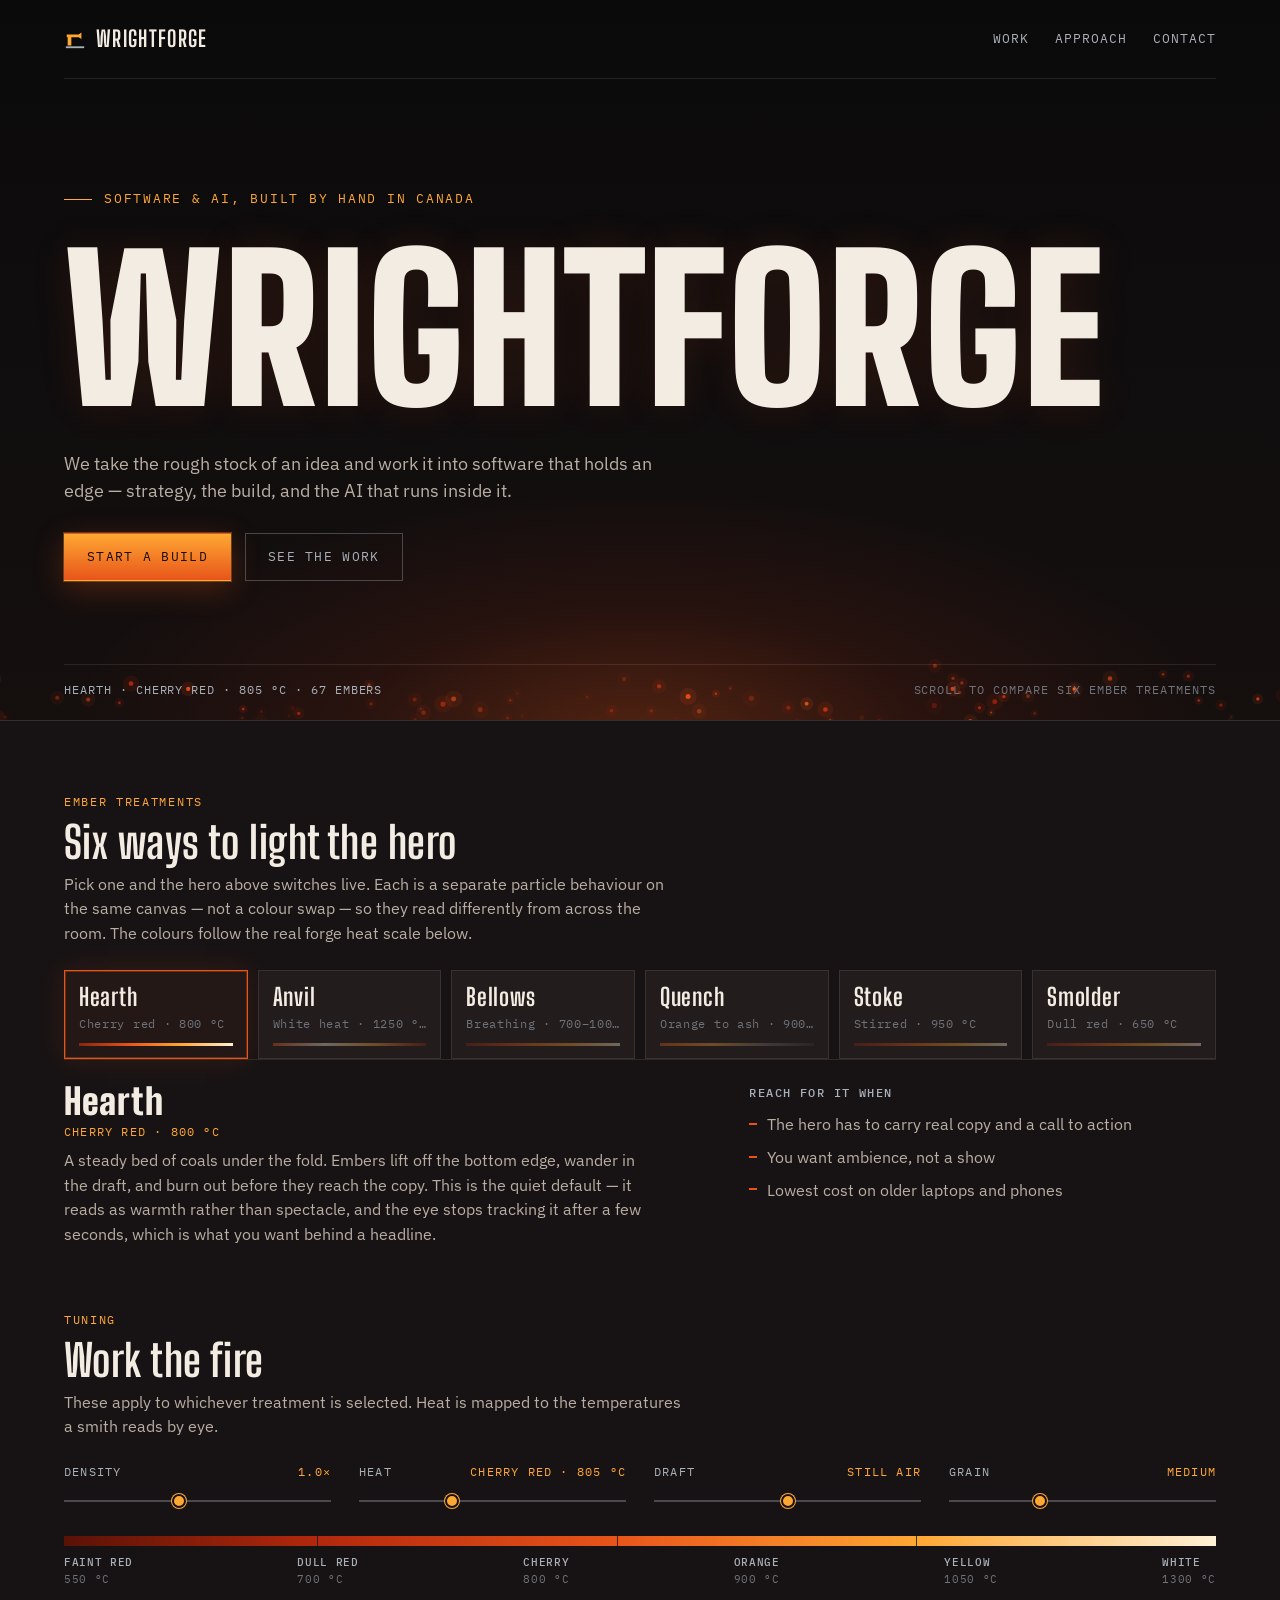
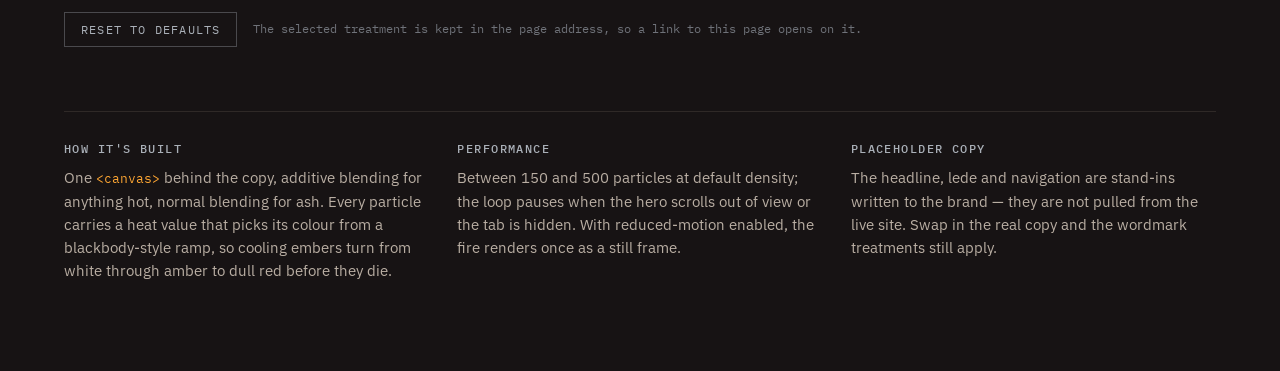
<file: wrightforge/ember-studio.html>
<!DOCTYPE html>
<html lang="en">
<head>
<meta charset="UTF-8">
<meta name="viewport" content="width=device-width, initial-scale=1.0">
<title>WrightForge Ember Studio</title>
<link rel="preconnect" href="https://fonts.googleapis.com">
<link rel="preconnect" href="https://fonts.gstatic.com" crossorigin>
<link href="https://fonts.googleapis.com/css2?family=Big+Shoulders+Display:wght@500;700;900&family=IBM+Plex+Sans:wght@400;500;600&family=IBM+Plex+Mono:wght@400;500&display=swap" rel="stylesheet">
<style>
  :root {
    --ground: #0f0d0e;
    --bench: #171314;
    --soot: #221c1d;
    --rule: rgba(255, 228, 200, 0.10);
    --steel: #aab0b8;
    --steel-dim: #6f7279;
    --text: #f3ece3;
    --text-dim: #b9aea3;
    --red: #8a2410;
    --ember: #e8551a;
    --amber: #ffa733;
    --hot: #fff1d6;
    --ash: #7c7573;
    --display: "Big Shoulders Display", "Oswald", Impact, "Arial Narrow", sans-serif;
    --body: "IBM Plex Sans", "Helvetica Neue", Arial, sans-serif;
    --mono: "IBM Plex Mono", "SFMono-Regular", Menlo, Consolas, monospace;
  }

  * { box-sizing: border-box; }
  html { color-scheme: dark; }
  body {
    margin: 0;
    background: var(--ground);
    color: var(--text);
    font-family: var(--body);
    font-size: 16px;
    line-height: 1.55;
    -webkit-font-smoothing: antialiased;
  }
  a { color: inherit; }
  :focus-visible { outline: 2px solid var(--amber); outline-offset: 3px; }

  /* ---------- Hero ---------- */
  .wf-hero {
    position: relative;
    overflow: hidden;
    isolation: isolate;
    min-height: min(80vh, 820px);
    display: flex;
    flex-direction: column;
    padding: 0 clamp(20px, 5vw, 64px);
    background:
      linear-gradient(180deg, #0b0a0b 0%, var(--ground) 45%, #150f0e 100%);
    touch-action: pan-y;
    cursor: default;
  }
  .wf-hero.is-stoke { cursor: crosshair; }
  .hearth {
    position: absolute;
    left: 0; right: 0; bottom: 0;
    height: 62%;
    z-index: 1;
    pointer-events: none;
    --breath: 1;
    opacity: calc(var(--breath) * 0.95);
    background:
      radial-gradient(ellipse 62% 78% at 50% 104%, rgba(232, 85, 26, 0.30) 0%, rgba(138, 36, 16, 0.16) 38%, rgba(15, 13, 14, 0) 72%);
    transition: opacity 0.25s linear;
  }
  #embers {
    position: absolute;
    inset: 0;
    z-index: 2;
    pointer-events: none;
    display: block;
  }
  .wf-nav, .hero-body, .hero-foot { position: relative; z-index: 3; }

  .wf-nav {
    display: flex;
    align-items: center;
    justify-content: space-between;
    gap: 16px;
    padding-block: 22px;
    border-bottom: 1px solid var(--rule);
  }
  .mark {
    display: inline-flex;
    align-items: center;
    gap: 10px;
    text-decoration: none;
    font-family: var(--display);
    font-weight: 700;
    font-size: 22px;
    letter-spacing: 0.06em;
  }
  .mark svg { width: 22px; height: 22px; display: block; }
  .wf-nav ul {
    list-style: none;
    margin: 0; padding: 0;
    display: flex;
    gap: 26px;
    font-family: var(--mono);
    font-size: 12.5px;
    letter-spacing: 0.08em;
    text-transform: uppercase;
    color: var(--steel);
  }
  .wf-nav ul a { text-decoration: none; }
  .wf-nav ul a:hover { color: var(--amber); }

  .hero-body {
    flex: 1;
    display: flex;
    flex-direction: column;
    justify-content: center;
    gap: 22px;
    padding-block: clamp(48px, 9vh, 96px) clamp(32px, 6vh, 64px);
    max-width: 1180px;
  }
  .eyebrow {
    margin: 0;
    font-family: var(--mono);
    font-size: 12.5px;
    letter-spacing: 0.14em;
    text-transform: uppercase;
    color: var(--amber);
    display: flex;
    align-items: center;
    gap: 12px;
  }
  .eyebrow::before {
    content: "";
    width: 28px; height: 1px;
    background: var(--amber);
  }
  .wordmark {
    margin: 0;
    font-family: var(--display);
    font-weight: 900;
    font-size: clamp(64px, 15.5vw, 204px);
    line-height: 1;
    letter-spacing: 0.005em;
    white-space: nowrap;
    color: var(--text);
    text-shadow: 0 0 40px rgba(232, 85, 26, 0.12);
    transition: text-shadow 0.35s ease, color 0.35s ease;
  }
  .wordmark.struck {
    color: var(--hot);
    text-shadow: 0 0 22px rgba(255, 241, 214, 0.55), 0 0 60px rgba(255, 167, 51, 0.45);
    transition: none;
  }
  .wordmark.smoldering {
    text-shadow: 0 0 6px rgba(138, 36, 16, 0.9), 0 0 28px rgba(232, 85, 26, 0.35), 0 0 80px rgba(232, 85, 26, 0.18);
  }
  .lede {
    margin: 0;
    max-width: 34em;
    font-size: clamp(17px, 1.4vw, 20px);
    line-height: 1.5;
    color: var(--text-dim);
    text-wrap: pretty;
  }
  .cta-row { display: flex; flex-wrap: wrap; gap: 14px; margin-top: 6px; }
  .btn {
    display: inline-flex;
    align-items: center;
    gap: 10px;
    padding: 13px 22px;
    font-family: var(--mono);
    font-size: 13px;
    letter-spacing: 0.1em;
    text-transform: uppercase;
    text-decoration: none;
    border: 1px solid transparent;
    transition: transform 0.15s ease, box-shadow 0.15s ease, border-color 0.15s ease;
  }
  .btn-hot {
    color: #1a0d07;
    background: linear-gradient(180deg, var(--amber) 0%, var(--ember) 100%);
    box-shadow: 0 0 0 1px rgba(255, 167, 51, 0.3), 0 8px 30px rgba(232, 85, 26, 0.28);
  }
  .btn-hot:hover { transform: translateY(-1px); box-shadow: 0 0 0 1px rgba(255, 241, 214, 0.5), 0 10px 36px rgba(232, 85, 26, 0.42); }
  .btn-ghost { color: var(--steel); border-color: rgba(170, 176, 184, 0.35); }
  .btn-ghost:hover { border-color: var(--steel); color: var(--text); }

  .hero-foot {
    display: flex;
    flex-wrap: wrap;
    justify-content: space-between;
    gap: 8px 24px;
    padding-block: 16px 20px;
    border-top: 1px solid var(--rule);
    font-family: var(--mono);
    font-size: 12px;
    letter-spacing: 0.08em;
    text-transform: uppercase;
    color: var(--steel-dim);
  }
  .hero-foot .readout { color: var(--steel); font-variant-numeric: tabular-nums; }

  /* ---------- Bench ---------- */
  .bench {
    background: var(--bench);
    border-top: 1px solid rgba(170, 176, 184, 0.18);
    padding: 0 clamp(20px, 5vw, 64px);
  }
  .bench-inner {
    max-width: 1180px;
    margin: 0 auto;
    padding-block: clamp(40px, 6vw, 72px) clamp(48px, 7vw, 88px);
    display: grid;
    gap: clamp(40px, 5vw, 64px);
  }
  .sec-head { display: grid; gap: 8px; max-width: 62ch; }
  .sec-head h2 {
    margin: 0;
    font-family: var(--display);
    font-weight: 700;
    font-size: clamp(30px, 4vw, 44px);
    line-height: 1;
    letter-spacing: 0.01em;
    text-wrap: balance;
  }
  .sec-head p { margin: 0; color: var(--text-dim); }
  .kicker {
    font-family: var(--mono);
    font-size: 12px;
    letter-spacing: 0.14em;
    text-transform: uppercase;
    color: var(--amber);
  }

  .option-list {
    display: grid;
    grid-template-columns: repeat(auto-fit, minmax(160px, 1fr));
    gap: 10px;
    margin: 0; padding: 0;
    list-style: none;
  }
  .opt {
    appearance: none;
    width: 100%;
    text-align: left;
    background: var(--soot);
    border: 1px solid var(--rule);
    color: var(--text);
    padding: 14px 14px 12px;
    cursor: pointer;
    display: grid;
    gap: 6px;
    font: inherit;
    transition: border-color 0.15s ease, background 0.15s ease;
  }
  .opt:hover { border-color: rgba(255, 167, 51, 0.45); }
  .opt[aria-selected="true"] {
    border-color: var(--ember);
    background: #241816;
    box-shadow: inset 0 0 0 1px rgba(232, 85, 26, 0.35), 0 0 28px rgba(232, 85, 26, 0.14);
  }
  .opt .opt-name {
    font-family: var(--display);
    font-weight: 700;
    font-size: 24px;
    line-height: 1;
    letter-spacing: 0.03em;
  }
  .opt .opt-temp {
    font-family: var(--mono);
    font-size: 11.5px;
    letter-spacing: 0.06em;
    color: var(--steel-dim);
    white-space: nowrap;
    overflow: hidden;
    text-overflow: ellipsis;
  }
  .opt .opt-bar {
    height: 3px;
    margin-top: 4px;
    background: linear-gradient(90deg, var(--red), var(--ember), var(--amber), var(--hot));
    opacity: 0.35;
  }
  .opt[aria-selected="true"] .opt-bar { opacity: 1; }
  .opt .opt-bar.ash { background: linear-gradient(90deg, var(--ember), var(--amber), var(--ash), #3a3436); }
  .opt .opt-bar.spark { background: linear-gradient(90deg, var(--ember), var(--hot), var(--amber), var(--red)); }

  .option-detail {
    display: grid;
    grid-template-columns: minmax(0, 1.4fr) minmax(0, 1fr);
    gap: 32px;
    padding: 24px 0 0;
    border-top: 1px solid var(--rule);
  }
  .option-detail h3 {
    margin: 0 0 10px;
    font-family: var(--display);
    font-weight: 900;
    font-size: 36px;
    line-height: 1;
    letter-spacing: 0.02em;
  }
  .option-detail h3 small {
    display: block;
    margin-top: 6px;
    font-family: var(--mono);
    font-weight: 400;
    font-size: 12px;
    letter-spacing: 0.1em;
    text-transform: uppercase;
    color: var(--amber);
  }
  .option-detail p { margin: 0; color: var(--text-dim); max-width: 58ch; }
  .use-when h4 {
    margin: 0 0 10px;
    font-family: var(--mono);
    font-weight: 500;
    font-size: 12px;
    letter-spacing: 0.12em;
    text-transform: uppercase;
    color: var(--steel);
  }
  .use-when ul { margin: 0; padding: 0; list-style: none; display: grid; gap: 8px; color: var(--text-dim); }
  .use-when li { padding-left: 18px; position: relative; }
  .use-when li::before {
    content: "";
    position: absolute; left: 0; top: 0.65em;
    width: 8px; height: 2px;
    background: var(--ember);
  }

  .tuning { display: grid; gap: 24px; }
  .tune-grid {
    display: grid;
    grid-template-columns: repeat(auto-fit, minmax(210px, 1fr));
    gap: 18px 28px;
  }
  .tune { display: grid; gap: 8px; }
  .tune label {
    display: flex;
    justify-content: space-between;
    gap: 12px;
    font-family: var(--mono);
    font-size: 12px;
    letter-spacing: 0.1em;
    text-transform: uppercase;
    color: var(--steel);
  }
  .tune output { color: var(--amber); font-variant-numeric: tabular-nums; text-align: right; }
  input[type="range"] {
    -webkit-appearance: none;
    appearance: none;
    width: 100%;
    height: 22px;
    background: transparent;
    margin: 0;
    cursor: pointer;
  }
  input[type="range"]::-webkit-slider-runnable-track { height: 2px; background: rgba(170, 176, 184, 0.35); }
  input[type="range"]::-moz-range-track { height: 2px; background: rgba(170, 176, 184, 0.35); }
  input[type="range"]::-webkit-slider-thumb {
    -webkit-appearance: none;
    width: 14px; height: 14px;
    margin-top: -6px;
    background: var(--amber);
    border: 2px solid var(--bench);
    box-shadow: 0 0 0 1px var(--amber);
    border-radius: 50%;
  }
  input[type="range"]::-moz-range-thumb {
    width: 10px; height: 10px;
    background: var(--amber);
    border: 2px solid var(--bench);
    box-shadow: 0 0 0 1px var(--amber);
    border-radius: 50%;
  }
  .heat-scale { display: grid; gap: 8px; }
  .heat-bar {
    height: 10px;
    background: linear-gradient(90deg, #5a1206 0%, #b2280c 22%, #e8551a 48%, #ffa733 74%, #fff1d6 100%);
    position: relative;
  }
  .heat-bar i {
    position: absolute; top: -3px; bottom: -3px; width: 1px;
    background: var(--bench);
    opacity: 0.8;
  }
  .heat-ticks {
    display: flex;
    justify-content: space-between;
    font-family: var(--mono);
    font-size: 11px;
    letter-spacing: 0.06em;
    text-transform: uppercase;
    color: var(--steel-dim);
    font-variant-numeric: tabular-nums;
  }
  .heat-ticks span b { color: var(--steel); font-weight: 500; display: block; }
  .tune-actions { display: flex; flex-wrap: wrap; align-items: center; gap: 16px; }
  .btn-reset {
    appearance: none;
    background: transparent;
    border: 1px solid rgba(170, 176, 184, 0.35);
    color: var(--steel);
    padding: 9px 16px;
    font-family: var(--mono);
    font-size: 12px;
    letter-spacing: 0.1em;
    text-transform: uppercase;
    cursor: pointer;
  }
  .btn-reset:hover { border-color: var(--steel); color: var(--text); }
  .tune-actions .note { font-family: var(--mono); font-size: 12px; color: var(--steel-dim); }

  .notes {
    display: grid;
    grid-template-columns: repeat(auto-fit, minmax(240px, 1fr));
    gap: 28px;
    padding-top: 28px;
    border-top: 1px solid var(--rule);
  }
  .notes h4 {
    margin: 0 0 8px;
    font-family: var(--mono);
    font-weight: 500;
    font-size: 12px;
    letter-spacing: 0.12em;
    text-transform: uppercase;
    color: var(--steel);
  }
  .notes p { margin: 0; color: var(--text-dim); font-size: 15px; }
  .notes code { font-family: var(--mono); font-size: 13px; color: var(--amber); }

  @media (max-width: 720px) {
    .wf-nav ul { display: none; }
    .option-detail { grid-template-columns: 1fr; gap: 22px; }
    .heat-ticks span:nth-child(even) { display: none; }
  }
  @media (prefers-reduced-motion: reduce) {
    .hearth, .wordmark, .btn { transition: none; }
  }
</style>
</head>
<body>

<header class="wf-hero" id="hero">
  <div class="hearth" id="hearth" aria-hidden="true"></div>
  <canvas id="embers" aria-hidden="true"></canvas>

  <nav class="wf-nav" aria-label="Primary">
    <a class="mark" href="#hero" aria-label="WrightForge home">
      <svg viewBox="0 0 24 24" fill="none" aria-hidden="true">
        <path d="M3 7h13l3-2v7l-3-2H8v9H4v-9H3z" fill="#ffa733"/>
        <path d="M2 21h20" stroke="#aab0b8" stroke-width="2"/>
      </svg>
      WRIGHTFORGE
    </a>
    <ul>
      <li><a href="#work">Work</a></li>
      <li><a href="#approach">Approach</a></li>
      <li><a href="#contact">Contact</a></li>
    </ul>
  </nav>

  <div class="hero-body">
    <p class="eyebrow">Software &amp; AI, built by hand in Canada</p>
    <h1 class="wordmark" id="wordmark">WRIGHTFORGE</h1>
    <p class="lede">
      We take the rough stock of an idea and work it into software that holds an edge —
      strategy, the build, and the AI that runs inside it.
    </p>
    <div class="cta-row">
      <a class="btn btn-hot" href="#contact">Start a build</a>
      <a class="btn btn-ghost" href="#work">See the work</a>
    </div>
  </div>

  <div class="hero-foot">
    <span class="readout" id="readout">HEARTH · CHERRY RED · 805 °C · 0 EMBERS</span>
    <span id="hint">Scroll to compare six ember treatments</span>
  </div>
</header>

<main class="bench">
  <div class="bench-inner">
    <section class="options" aria-labelledby="options-title">
      <div class="sec-head" style="margin-bottom: 24px;">
        <span class="kicker">Ember treatments</span>
        <h2 id="options-title">Six ways to light the hero</h2>
        <p>Pick one and the hero above switches live. Each is a separate particle behaviour on the same canvas — not a colour swap — so they read differently from across the room. The colours follow the real forge heat scale below.</p>
      </div>
      <div class="option-list" role="tablist" aria-label="Ember treatment" id="optionList"></div>
      <div class="option-detail" id="optionDetail" role="tabpanel"></div>
    </section>

    <section class="tuning" aria-labelledby="tuning-title">
      <div class="sec-head">
        <span class="kicker">Tuning</span>
        <h2 id="tuning-title">Work the fire</h2>
        <p>These apply to whichever treatment is selected. Heat is mapped to the temperatures a smith reads by eye.</p>
      </div>
      <div class="tune-grid">
        <div class="tune">
          <label for="tune-density">Density <output id="out-density">1.0×</output></label>
          <input type="range" id="tune-density" min="0.25" max="2" step="0.05" value="1">
        </div>
        <div class="tune">
          <label for="tune-heat">Heat <output id="out-heat">Cherry red · 805 °C</output></label>
          <input type="range" id="tune-heat" min="0" max="1" step="0.01" value="0.34">
        </div>
        <div class="tune">
          <label for="tune-draft">Draft <output id="out-draft">Still air</output></label>
          <input type="range" id="tune-draft" min="-1" max="1" step="0.05" value="0">
        </div>
        <div class="tune">
          <label for="tune-grain">Grain <output id="out-grain">Medium</output></label>
          <input type="range" id="tune-grain" min="0.5" max="2" step="0.05" value="1">
        </div>
      </div>
      <div class="heat-scale" aria-label="Forge heat colour scale">
        <div class="heat-bar" aria-hidden="true"><i style="left:22%"></i><i style="left:48%"></i><i style="left:74%"></i></div>
        <div class="heat-ticks">
          <span><b>Faint red</b>550 °C</span>
          <span><b>Dull red</b>700 °C</span>
          <span><b>Cherry</b>800 °C</span>
          <span><b>Orange</b>900 °C</span>
          <span><b>Yellow</b>1050 °C</span>
          <span><b>White</b>1300 °C</span>
        </div>
      </div>
      <div class="tune-actions">
        <button class="btn-reset" id="reset" type="button">Reset to defaults</button>
        <span class="note">The selected treatment is kept in the page address, so a link to this page opens on it.</span>
      </div>
    </section>

    <section class="notes" aria-label="Build notes">
      <div>
        <h4>How it's built</h4>
        <p>One <code>&lt;canvas&gt;</code> behind the copy, additive blending for anything hot, normal blending for ash. Every particle carries a heat value that picks its colour from a blackbody-style ramp, so cooling embers turn from white through amber to dull red before they die.</p>
      </div>
      <div>
        <h4>Performance</h4>
        <p>Between 150 and 500 particles at default density; the loop pauses when the hero scrolls out of view or the tab is hidden. With reduced-motion enabled, the fire renders once as a still frame.</p>
      </div>
      <div>
        <h4>Placeholder copy</h4>
        <p>The headline, lede and navigation are stand-ins written to the brand — they are not pulled from the live site. Swap in the real copy and the wordmark treatments still apply.</p>
      </div>
    </section>
  </div>
</main>

<script>
(function () {
  'use strict';

  var hero = document.getElementById('hero');
  var canvas = document.getElementById('embers');
  var ctx = canvas.getContext('2d');
  var wordmark = document.getElementById('wordmark');
  var hearth = document.getElementById('hearth');
  var readoutEl = document.getElementById('readout');
  var hintEl = document.getElementById('hint');
  var TAU = Math.PI * 2;
  var reduceMotion = window.matchMedia('(prefers-reduced-motion: reduce)').matches;

  function rand(a, b) { return a + Math.random() * (b - a); }
  function clamp01(v) { return v < 0 ? 0 : v > 1 ? 1 : v; }

  /* ---- heat ramp (dull red -> white heat) ---- */
  var STOPS = [[0, [96, 18, 6]], [0.22, [178, 40, 12]], [0.48, [232, 85, 26]], [0.74, [255, 167, 51]], [1, [255, 241, 214]]];
  var HEAT = [];
  for (var i = 0; i < 64; i++) {
    var t = i / 63, j = 0;
    while (j < STOPS.length - 2 && t > STOPS[j + 1][0]) j++;
    var t0 = STOPS[j][0], c0 = STOPS[j][1], t1 = STOPS[j + 1][0], c1 = STOPS[j + 1][1];
    var u = (t - t0) / (t1 - t0);
    HEAT.push([Math.round(c0[0] + (c1[0] - c0[0]) * u), Math.round(c0[1] + (c1[1] - c0[1]) * u), Math.round(c0[2] + (c1[2] - c0[2]) * u)]);
  }
  function heatRGB(t) { var k = (clamp01(t) * 63) | 0; return HEAT[k]; }
  function tempC(t) { return 550 + clamp01(t) * 750; }
  function heatName(t) {
    var c = tempC(t);
    return c < 650 ? 'Faint red' : c < 760 ? 'Dull red' : c < 850 ? 'Cherry red' : c < 960 ? 'Orange' : c < 1120 ? 'Yellow' : 'White heat';
  }

  /* ---- state ---- */
  var tune = { density: 1, heat: 0.34, draft: 0, grain: 1 };
  var W = 0, H = 0, DPR = 1, time = 0, last = 0, running = false, raf = 0;
  var particles = [], flashes = [], acc = {};
  var glyphPts = null, quenchLine = 0, anvilFloor = 0;
  var pointer = { x: -9999, y: -9999, vx: 0, vy: 0, energy: 0, over: false, t: 0 };
  var mode = null;

  function spawn(o) {
    var p = {
      x: 0, y: 0, vx: 0, vy: 0, age: 0, life: 2, size: 2, heat: 0.5,
      phase: Math.random() * TAU, flk: rand(5, 11), kind: 'ember', state: 'rise',
      turb: 1, buoy: 0, grav: 0, drag: 0, cool: 0, px: 0, py: 0
    };
    for (var k in o) p[k] = o[k];
    p.px = p.x; p.py = p.y;
    particles.push(p);
    return p;
  }
  function emit(key, n, fn) {
    acc[key] = (acc[key] || 0) + n;
    while (acc[key] >= 1) { acc[key] -= 1; fn(); }
  }
  function hearthEmber(o) {
    var p = {
      x: rand(-10, W + 10), y: H + rand(0, 16),
      vx: rand(-12, 12), vy: -rand(18, 58),
      life: rand(3, 7), size: rand(0.8, 2.6) * tune.grain,
      heat: clamp01(tune.heat + rand(-0.2, 0.2)), turb: 1, buoy: 6, cool: 0.05
    };
    if (o) for (var k in o) p[k] = o[k];
    return spawn(p);
  }
  function burst(ox, oy, n, opts) {
    for (var i = 0; i < n; i++) {
      var ang = -Math.PI / 2 + rand(-(opts.spread || 1.25), opts.spread || 1.25);
      var sp = rand(opts.minSpeed || 120, opts.maxSpeed || 560);
      spawn({
        kind: 'spark', x: ox, y: oy,
        vx: Math.cos(ang) * sp, vy: Math.sin(ang) * sp,
        life: rand(0.45, 1.3), size: rand(0.8, 1.8) * tune.grain,
        heat: clamp01(tune.heat + rand(0.25, 0.5)),
        turb: 0, grav: opts.grav || 420, drag: 0.9, cool: rand(0.45, 0.85)
      });
    }
  }

  /* ---- the six treatments ---- */
  var MODES = [
    {
      id: 'hearth', name: 'Hearth', temp: 'Cherry red · 800 °C', bar: '',
      blurb: 'A steady bed of coals under the fold. Embers lift off the bottom edge, wander in the draft, and burn out before they reach the copy. This is the quiet default — it reads as warmth rather than spectacle, and the eye stops tracking it after a few seconds, which is what you want behind a headline.',
      use: ['The hero has to carry real copy and a call to action', 'You want ambience, not a show', 'Lowest cost on older laptops and phones'],
      hint: 'Scroll to compare six ember treatments',
      tick: function (dt) { emit('hearth', 72 * tune.density * dt, function () { hearthEmber(); }); }
    },
    {
      id: 'anvil', name: 'Anvil', temp: 'White heat · 1250 °C', bar: 'spark',
      blurb: 'Nothing, then a hammer strike. Every couple of seconds a burst of white-hot sparks fires up from below the wordmark, arcs under gravity, skips off the anvil and cools to red as it falls. The wordmark flashes on the hit. Between strikes the hero is nearly still, so the strike lands.',
      use: ['The brand is about making, not ambience', 'You want a moment people remember and mention', 'A page that sells build work, not a long read'],
      hint: 'Wait for the strike',
      next: 0.9,
      tick: function (dt) {
        emit('anvilbase', 10 * tune.density * dt, function () { hearthEmber({ size: rand(0.6, 1.6) * tune.grain, vy: -rand(10, 30) }); });
        this.next -= dt;
        if (this.next <= 0) { this.strike(); this.next = rand(1.6, 2.9); }
      },
      strike: function () {
        var ox = W * 0.5 + rand(-W * 0.06, W * 0.06), oy = anvilFloor;
        burst(ox, oy, Math.round(rand(55, 115) * Math.sqrt(tune.density)), { grav: 440 });
        flashes.push({ x: ox, y: oy, r: Math.max(180, W * 0.24), age: 0, life: 0.38 });
        wordmark.classList.add('struck');
        setTimeout(function () { wordmark.classList.remove('struck'); }, 140);
      },
      update: function (p) {
        if (p.kind === 'spark' && p.y > anvilFloor && p.vy > 0) {
          p.y = anvilFloor; p.vy *= -0.32; p.vx *= 0.7; p.life *= 0.8;
        }
      }
    },
    {
      id: 'bellows', name: 'Bellows', temp: 'Breathing · 700–1000 °C', bar: '',
      blurb: 'The hearth, but breathing. On a slow five-second cycle the fire draws in and flares: embers come in waves, brighten from dull red toward yellow at the top of each breath, and the glow at the base of the hero swells with them. It is the same coals as Hearth with a pulse — the difference is felt more than seen.',
      use: ['You want life in the hero without anything sudden', 'Pairs with a slow page-load reveal', 'Longer, calmer pages — an about page, a manifesto'],
      hint: 'Watch the base of the fire breathe',
      tick: function (dt) {
        var breath = 0.5 + 0.5 * Math.sin(time * TAU / 5.2);
        var b2 = breath * breath;
        hearth.style.setProperty('--breath', (0.45 + 0.8 * b2).toFixed(3));
        emit('bellows', (26 + 120 * b2) * tune.density * dt, function () {
          hearthEmber({
            heat: clamp01(tune.heat - 0.15 + 0.45 * breath + rand(-0.12, 0.12)),
            vy: -rand(14, 40) * (0.6 + 1.1 * breath),
            buoy: 3 + 22 * b2
          });
        });
        this.breath = breath;
      },
      update: function (p, dt) { p.vy -= (this.breath - 0.5) * 34 * dt; }
    },
    {
      id: 'quench', name: 'Quench', temp: 'Orange to ash · 900 → 20 °C', bar: 'ash',
      blurb: 'Hot embers rise fast from the base and hit an invisible line just under the wordmark — the quench. There they stall, cool through red to grey in half a second, and drift back down as ash. Two layers moving in opposite directions: orange going up, grey falling through it. Quiet, and a little melancholy.',
      use: ['You want texture across the whole hero, not just the bottom', 'The story is craft and patience rather than heat', 'Works well behind lighter, more editorial copy'],
      hint: 'Embers rise, cool at the line, fall as ash',
      tick: function (dt) {
        emit('quench', 78 * tune.density * dt, function () {
          hearthEmber({ vy: -rand(42, 96), heat: clamp01(tune.heat + 0.1 + rand(-0.15, 0.15)), cool: 0.02, life: rand(5, 9) });
        });
      },
      update: function (p, dt) {
        if (p.state === 'rise' && p.y < quenchLine + rand(-30, 30)) {
          p.state = 'cool'; p.cool = 1.7; p.vy *= 0.25; p.buoy = 0;
        } else if (p.state === 'cool' && p.heat <= 0.02) {
          p.state = 'ash'; p.kind = 'ash'; p.heat = 0; p.cool = 0;
          p.vy = rand(9, 26); p.vx *= 0.3; p.turb = 0.7; p.size *= 1.5;
          p.life = p.age + rand(5, 10);
        }
        if (p.kind === 'ash') p.vy += (rand(9, 26) - p.vy) * 0.5 * dt;
      }
    },
    {
      id: 'stoke', name: 'Stoke', temp: 'Stirred · 950 °C', bar: '',
      blurb: 'A low hearth that answers the visitor. The cursor is a poker: pass it through the fire and embers scatter away from it and flare brighter as they go; move quickly and you kick up a trail of new ones. A click or tap strikes a burst of sparks where you are. Left alone, it settles back to coals.',
      use: ['Desktop-heavy audience who will play with it', 'You want the hero to demonstrate responsiveness, not just say it', 'Landing pages where time-on-page matters'],
      hint: 'Move your cursor through the fire · click to strike',
      tick: function (dt) {
        emit('stokebase', 42 * tune.density * dt, function () { hearthEmber(); });
        if (pointer.over && pointer.energy > 0) {
          var n = Math.min(40, pointer.energy * 0.11 * tune.density);
          pointer.energy = 0;
          emit('stoketrail', n, function () {
            spawn({
              x: pointer.x + rand(-14, 14), y: pointer.y + rand(-14, 14),
              vx: pointer.vx * 0.25 + rand(-40, 40), vy: pointer.vy * 0.25 - rand(30, 100),
              life: rand(0.9, 2.4), size: rand(0.7, 2) * tune.grain,
              heat: clamp01(tune.heat + 0.3 + rand(-0.1, 0.15)), turb: 1, buoy: 10, cool: 0.25
            });
          });
        }
      },
      update: function (p, dt) {
        if (!pointer.over) return;
        var dx = p.x - pointer.x, dy = p.y - pointer.y, R = 140;
        var d2 = dx * dx + dy * dy;
        if (d2 < R * R && d2 > 0.01) {
          var d = Math.sqrt(d2), f = 1 - d / R;
          p.vx += dx / d * f * 300 * dt;
          p.vy += dy / d * f * 300 * dt;
          p.heat = Math.min(1, p.heat + f * 1.4 * dt);
        }
      },
      down: function (x, y) {
        burst(x, y, Math.round(34 * Math.sqrt(tune.density)), { grav: 320, spread: Math.PI, minSpeed: 80, maxSpeed: 380 });
        flashes.push({ x: x, y: y, r: 120, age: 0, life: 0.3 });
      }
    },
    {
      id: 'smolder', name: 'Smolder', temp: 'Dull red · 650 °C', bar: '',
      blurb: 'The wordmark is the thing that is hot. Tiny embers are born on the edges of the letters themselves and lift a short way before they die, so WRIGHTFORGE reads as iron just pulled from the fire, with a dull red glow bleeding off the glyphs. Only a thin haze of coals below for depth. The most on-brand of the six and the most restrained.',
      use: ['The name is the message', 'You want the effect tied to the type, so it survives any layout', 'Pairs with a hot-metal gradient on the wordmark if you want to push it'],
      hint: 'The letters are the fire',
      init: function () { wordmark.classList.add('smoldering'); sampleGlyphs(); },
      exit: function () { wordmark.classList.remove('smoldering'); },
      resize: function () { sampleGlyphs(); },
      tick: function (dt) {
        emit('smolderbase', 14 * tune.density * dt, function () { hearthEmber({ size: rand(0.6, 1.8) * tune.grain, heat: clamp01(tune.heat - 0.15) }); });
        if (!glyphPts || glyphPts.length < 2) return;
        emit('smolder', 190 * tune.density * dt, function () {
          var i = ((Math.random() * glyphPts.length / 2) | 0) * 2;
          spawn({
            x: glyphPts[i] + rand(-1, 1), y: glyphPts[i + 1] + rand(-1, 1),
            vx: rand(-7, 7), vy: -rand(6, 28),
            life: rand(1.2, 3.4), size: rand(0.7, 1.9) * tune.grain,
            heat: clamp01(tune.heat - 0.12 + rand(-0.15, 0.15)), turb: 0.5, buoy: 5, cool: 0.14
          });
        });
      }
    }
  ];

  /* ---- glyph sampling for Smolder ---- */
  function sampleGlyphs() {
    if (!W || !H) return;
    var r = wordmark.getBoundingClientRect(), hr = hero.getBoundingClientRect();
    var left = r.left - hr.left, top = r.top - hr.top;
    var s = 0.5;
    var off = document.createElement('canvas');
    off.width = Math.max(1, Math.ceil(W * s)); off.height = Math.max(1, Math.ceil(H * s));
    var oc = off.getContext('2d');
    oc.scale(s, s);
    var cs = getComputedStyle(wordmark);
    oc.font = cs.fontStyle + ' ' + cs.fontWeight + ' ' + cs.fontSize + ' ' + cs.fontFamily;
    if ('letterSpacing' in oc) oc.letterSpacing = cs.letterSpacing;
    oc.textAlign = 'left';
    oc.textBaseline = 'alphabetic';
    var text = wordmark.textContent;
    var m = oc.measureText(text);
    var baseline;
    if (m.fontBoundingBoxAscent != null && m.fontBoundingBoxDescent != null) {
      baseline = top + (r.height - (m.fontBoundingBoxAscent + m.fontBoundingBoxDescent)) / 2 + m.fontBoundingBoxAscent;
    } else {
      oc.textBaseline = 'middle';
      baseline = top + r.height / 2;
    }
    oc.fillStyle = '#fff';
    oc.fillText(text, left, baseline);
    var w = off.width, h = off.height;
    var img = oc.getImageData(0, 0, w, h).data;
    var pts = [], step = 2;
    for (var y = step; y < h - step; y += step) {
      for (var x = step; x < w - step; x += step) {
        var a = img[(y * w + x) * 4 + 3];
        if (a < 128) continue;
        if (img[(y * w + x - step) * 4 + 3] < 128 || img[(y * w + x + step) * 4 + 3] < 128 ||
            img[((y - step) * w + x) * 4 + 3] < 128 || img[((y + step) * w + x) * 4 + 3] < 128) {
          pts.push(x / s, y / s);
        }
      }
    }
    glyphPts = pts;
  }

  /* ---- layout ---- */
  function fitWordmark() {
    wordmark.style.fontSize = '';
    var avail = wordmark.parentElement.clientWidth, w = wordmark.scrollWidth;
    if (w > avail && avail > 0) {
      var fs = parseFloat(getComputedStyle(wordmark).fontSize);
      wordmark.style.fontSize = Math.floor(fs * avail / w * 0.99) + 'px';
    }
  }
  function resize() {
    fitWordmark();
    var r = hero.getBoundingClientRect();
    W = r.width; H = r.height;
    DPR = Math.min(window.devicePixelRatio || 1, 2);
    canvas.width = Math.round(W * DPR); canvas.height = Math.round(H * DPR);
    canvas.style.width = W + 'px'; canvas.style.height = H + 'px';
    ctx.setTransform(DPR, 0, 0, DPR, 0, 0);
    var wr = wordmark.getBoundingClientRect();
    quenchLine = wr.bottom - r.top + 24;
    anvilFloor = H * 0.87;
    if (mode && mode.resize) mode.resize();
    if (reduceMotion) renderStill();
  }

  /* ---- simulation ---- */
  function step(dt) {
    time += dt;
    if (mode.tick) mode.tick(dt);
    var draft = tune.draft * 46;
    for (var i = particles.length - 1; i >= 0; i--) {
      var p = particles[i];
      p.px = p.x; p.py = p.y;
      p.age += dt;
      if (p.turb) {
        p.vx += Math.sin(p.y * 0.015 + time * 1.7 + p.phase) * 20 * p.turb * dt;
        p.vx += Math.cos(p.x * 0.012 + time * 1.1 + p.phase) * 9 * p.turb * dt;
        p.vx += draft * 1.3 * dt;
        p.vx *= 1 - 0.45 * dt;
      }
      if (p.grav) { p.vy += p.grav * dt; p.vx += draft * 0.4 * dt; }
      if (p.drag) { var k = 1 - p.drag * dt; p.vx *= k; p.vy *= k; }
      p.vy -= p.buoy * dt;
      if (p.cool) p.heat -= p.cool * dt;
      if (mode.update) mode.update(p, dt);
      p.x += p.vx * dt; p.y += p.vy * dt;
      if (p.age >= p.life || p.y < -40 || p.y > H + 60 || p.x < -80 || p.x > W + 80) {
        particles[i] = particles[particles.length - 1];
        particles.pop();
      }
    }
    for (var f = flashes.length - 1; f >= 0; f--) {
      flashes[f].age += dt;
      if (flashes[f].age >= flashes[f].life) flashes.splice(f, 1);
    }
  }

  function draw() {
    ctx.clearRect(0, 0, W, H);
    var i, p, u, env, c, a;

    ctx.globalCompositeOperation = 'source-over';
    for (i = 0; i < particles.length; i++) {
      p = particles[i];
      if (p.kind !== 'ash') continue;
      u = p.age / p.life;
      env = u < 0.12 ? u / 0.12 : Math.pow(1 - (u - 0.12) / 0.88, 1.4);
      ctx.fillStyle = 'rgba(124,117,115,' + (env * 0.75).toFixed(3) + ')';
      ctx.beginPath(); ctx.arc(p.x, p.y, p.size, 0, TAU); ctx.fill();
    }

    ctx.globalCompositeOperation = 'lighter';
    for (i = 0; i < flashes.length; i++) {
      var fl = flashes[i], fa = 1 - fl.age / fl.life;
      var g = ctx.createRadialGradient(fl.x, fl.y, 0, fl.x, fl.y, fl.r);
      g.addColorStop(0, 'rgba(255,241,214,' + (0.55 * fa).toFixed(3) + ')');
      g.addColorStop(0.35, 'rgba(255,167,51,' + (0.22 * fa).toFixed(3) + ')');
      g.addColorStop(1, 'rgba(232,85,26,0)');
      ctx.fillStyle = g;
      ctx.fillRect(fl.x - fl.r, fl.y - fl.r, fl.r * 2, fl.r * 2);
    }
    ctx.lineCap = 'round';
    for (i = 0; i < particles.length; i++) {
      p = particles[i];
      if (p.kind === 'ash') continue;
      u = p.age / p.life;
      env = u < 0.12 ? u / 0.12 : Math.pow(1 - (u - 0.12) / 0.88, 1.6);
      a = env * (0.72 + 0.28 * Math.sin(time * p.flk + p.phase));
      if (a <= 0.01) continue;
      c = heatRGB(p.heat);
      var rgb = c[0] + ',' + c[1] + ',' + c[2];
      if (p.kind === 'spark') {
        ctx.strokeStyle = 'rgba(' + rgb + ',' + a.toFixed(3) + ')';
        ctx.lineWidth = p.size;
        ctx.beginPath(); ctx.moveTo(p.px, p.py); ctx.lineTo(p.x, p.y); ctx.stroke();
        ctx.fillStyle = 'rgba(' + rgb + ',' + (a * 0.22).toFixed(3) + ')';
        ctx.beginPath(); ctx.arc(p.x, p.y, p.size * 2.6, 0, TAU); ctx.fill();
      } else {
        ctx.fillStyle = 'rgba(' + rgb + ',' + a.toFixed(3) + ')';
        ctx.beginPath(); ctx.arc(p.x, p.y, p.size, 0, TAU); ctx.fill();
        ctx.fillStyle = 'rgba(' + rgb + ',' + (a * 0.16).toFixed(3) + ')';
        ctx.beginPath(); ctx.arc(p.x, p.y, p.size * 3.4, 0, TAU); ctx.fill();
      }
    }
    ctx.globalCompositeOperation = 'source-over';
  }

  function frame(now) {
    if (!running) return;
    var dt = Math.min(0.05, (now - last) / 1000) || 0.016;
    last = now;
    step(dt); draw();
    raf = requestAnimationFrame(frame);
  }
  function start() {
    if (running || reduceMotion) return;
    running = true; last = performance.now();
    raf = requestAnimationFrame(frame);
  }
  function stop() { running = false; cancelAnimationFrame(raf); }

  function renderStill() {
    particles = []; flashes = []; acc = {};
    if (mode && mode.id === 'anvil') mode.next = 0.6;
    for (var i = 0; i < 260; i++) step(1 / 30);
    draw();
  }

  /* ---- mode switching ---- */
  function setMode(id, fromHash) {
    var next = null;
    for (var i = 0; i < MODES.length; i++) if (MODES[i].id === id) next = MODES[i];
    if (!next) next = MODES[0];
    if (mode && mode.exit) mode.exit();
    mode = next;
    particles = []; flashes = []; acc = {};
    hearth.style.setProperty('--breath', '1');
    wordmark.classList.remove('struck');
    hero.classList.toggle('is-stoke', mode.id === 'stoke');
    if (mode.id === 'anvil') mode.next = 0.9;
    if (mode.init) mode.init();
    hintEl.textContent = mode.hint;
    renderOptions();
    if (!fromHash) {
      try { history.replaceState(null, '', '#' + mode.id); } catch (e) {}
    }
    if (reduceMotion) renderStill();
    updateReadout();
  }

  var listEl = document.getElementById('optionList');
  var detailEl = document.getElementById('optionDetail');
  function renderOptions() {
    if (!listEl.childNodes.length) {
      MODES.forEach(function (m) {
        var b = document.createElement('button');
        b.type = 'button'; b.className = 'opt'; b.id = 'opt-' + m.id;
        b.setAttribute('role', 'tab');
        b.innerHTML = '<span class="opt-name"></span><span class="opt-temp"></span><span class="opt-bar ' + m.bar + '"></span>';
        b.querySelector('.opt-name').textContent = m.name;
        b.querySelector('.opt-temp').textContent = m.temp;
        b.addEventListener('click', function () { setMode(m.id); });
        listEl.appendChild(b);
      });
    }
    MODES.forEach(function (m) {
      var b = document.getElementById('opt-' + m.id);
      var on = m.id === mode.id;
      b.setAttribute('aria-selected', on ? 'true' : 'false');
      b.tabIndex = on ? 0 : -1;
    });
    detailEl.innerHTML = '';
    var left = document.createElement('div');
    var h3 = document.createElement('h3');
    h3.textContent = mode.name;
    var small = document.createElement('small'); small.textContent = mode.temp; h3.appendChild(small);
    var para = document.createElement('p'); para.textContent = mode.blurb;
    left.appendChild(h3); left.appendChild(para);
    var right = document.createElement('div'); right.className = 'use-when';
    var h4 = document.createElement('h4'); h4.textContent = 'Reach for it when';
    var ul = document.createElement('ul');
    mode.use.forEach(function (s) { var li = document.createElement('li'); li.textContent = s; ul.appendChild(li); });
    right.appendChild(h4); right.appendChild(ul);
    detailEl.appendChild(left); detailEl.appendChild(right);
    detailEl.setAttribute('aria-labelledby', 'opt-' + mode.id);
  }
  listEl.addEventListener('keydown', function (e) {
    if (e.key !== 'ArrowRight' && e.key !== 'ArrowLeft') return;
    var idx = MODES.findIndex(function (m) { return m.id === mode.id; });
    idx = (idx + (e.key === 'ArrowRight' ? 1 : -1) + MODES.length) % MODES.length;
    setMode(MODES[idx].id);
    document.getElementById('opt-' + MODES[idx].id).focus();
    e.preventDefault();
  });

  /* ---- tuning controls ---- */
  var inputs = {
    density: document.getElementById('tune-density'),
    heat: document.getElementById('tune-heat'),
    draft: document.getElementById('tune-draft'),
    grain: document.getElementById('tune-grain')
  };
  var outs = {
    density: document.getElementById('out-density'),
    heat: document.getElementById('out-heat'),
    draft: document.getElementById('out-draft'),
    grain: document.getElementById('out-grain')
  };
  function describeTune() {
    outs.density.textContent = tune.density.toFixed(2).replace(/0$/, '') + '×';
    outs.heat.textContent = heatName(tune.heat) + ' · ' + Math.round(tempC(tune.heat)) + ' °C';
    var d = tune.draft;
    outs.draft.textContent = Math.abs(d) < 0.08 ? 'Still air' : (d < 0 ? 'Draft from right' : 'Draft from left') + ' · ' + Math.round(Math.abs(d) * 100) + '%';
    var g = tune.grain;
    outs.grain.textContent = g < 0.8 ? 'Fine' : g < 1.25 ? 'Medium' : g < 1.7 ? 'Coarse' : 'Cinders';
  }
  Object.keys(inputs).forEach(function (k) {
    inputs[k].addEventListener('input', function () {
      tune[k] = parseFloat(inputs[k].value);
      describeTune();
      if (reduceMotion) renderStill();
    });
  });
  document.getElementById('reset').addEventListener('click', function () {
    tune = { density: 1, heat: 0.34, draft: 0, grain: 1 };
    Object.keys(inputs).forEach(function (k) { inputs[k].value = tune[k]; });
    describeTune();
    if (reduceMotion) renderStill();
  });

  function updateReadout() {
    readoutEl.textContent = mode.name.toUpperCase() + ' · ' + heatName(tune.heat).toUpperCase() + ' · ' +
      Math.round(tempC(tune.heat)) + ' °C · ' + particles.length + ' EMBERS';
  }
  setInterval(updateReadout, 320);

  /* ---- pointer (Stoke) ---- */
  function localPoint(e) {
    var r = hero.getBoundingClientRect();
    return { x: e.clientX - r.left, y: e.clientY - r.top };
  }
  hero.addEventListener('pointermove', function (e) {
    var q = localPoint(e), now = performance.now();
    var dt = Math.max(0.008, (now - pointer.t) / 1000);
    if (pointer.over) {
      var dx = q.x - pointer.x, dy = q.y - pointer.y;
      pointer.vx = dx / dt; pointer.vy = dy / dt;
      pointer.energy += Math.sqrt(dx * dx + dy * dy);
    }
    pointer.x = q.x; pointer.y = q.y; pointer.t = now; pointer.over = true;
  });
  hero.addEventListener('pointerleave', function () { pointer.over = false; pointer.energy = 0; });
  hero.addEventListener('pointerdown', function (e) {
    if (e.target.closest('a, button')) return;
    if (mode.down && !reduceMotion) { var q = localPoint(e); mode.down(q.x, q.y); }
  });

  /* ---- lifecycle ---- */
  var visible = true;
  if ('IntersectionObserver' in window) {
    new IntersectionObserver(function (entries) {
      visible = entries[0].isIntersecting;
      if (visible && !document.hidden) start(); else stop();
    }, { threshold: 0.02 }).observe(hero);
  }
  document.addEventListener('visibilitychange', function () {
    if (document.hidden) stop(); else if (visible) start();
  });
  var resizeTimer = 0;
  if ('ResizeObserver' in window) {
    new ResizeObserver(function () {
      clearTimeout(resizeTimer);
      resizeTimer = setTimeout(resize, 60);
    }).observe(hero);
  } else {
    window.addEventListener('resize', function () { clearTimeout(resizeTimer); resizeTimer = setTimeout(resize, 60); });
  }
  window.addEventListener('hashchange', function () { setMode(location.hash.slice(1), true); });

  resize();
  describeTune();
  setMode(location.hash.slice(1) || 'hearth', true);
  if (document.fonts && document.fonts.ready) {
    document.fonts.ready.then(function () { resize(); });
  }
  start();
})();
</script>
</body>
</html>
</file>
<file: styles.css>
/* ═══════════════════════════════════════════════════════════════
   COSMIC FRONTIER — Stylesheet
   A Science Fiction Experience Beyond Tomorrow
   ═══════════════════════════════════════════════════════════════ */

/* ─────────────────────────────────────────────────────────────────
   CSS Variables & Theme
   ───────────────────────────────────────────────────────────────── */
:root {
    /* Core Cosmic Palette */
    --void-black: #030308;
    --deep-space: #0a0a1a;
    --nebula-purple: #1a0a2e;
    --cosmic-blue: #0f1a3d;

    /* Accent Colors */
    --plasma-cyan: #00f5ff;
    --plasma-cyan-dim: #00f5ff40;
    --energy-orange: #ff6a00;
    --stellar-gold: #ffd700;
    --quantum-magenta: #ff00ff;
    --alien-green: #00ff88;

    /* Neutrals */
    --starlight: #ffffff;
    --nebula-fog: #a0a0c0;
    --dim-star: #606080;

    /* Gradients */
    --gradient-cosmic: linear-gradient(135deg, var(--nebula-purple) 0%, var(--cosmic-blue) 50%, var(--deep-space) 100%);
    --gradient-plasma: linear-gradient(90deg, var(--plasma-cyan), var(--quantum-magenta));
    --gradient-energy: linear-gradient(90deg, var(--energy-orange), var(--stellar-gold));

    /* Typography */
    --font-display: 'Exo 2', sans-serif;
    --font-body: 'Chakra Petch', sans-serif;
    --font-mono: 'Share Tech Mono', monospace;

    /* Spacing */
    --section-padding: 120px;
    --content-max-width: 1400px;

    /* Effects */
    --glow-cyan: 0 0 30px var(--plasma-cyan-dim), 0 0 60px var(--plasma-cyan-dim);
    --glow-strong: 0 0 20px var(--plasma-cyan), 0 0 40px var(--plasma-cyan), 0 0 80px var(--plasma-cyan-dim);
}

/* ─────────────────────────────────────────────────────────────────
   Reset & Base
   ───────────────────────────────────────────────────────────────── */
*, *::before, *::after {
    margin: 0;
    padding: 0;
    box-sizing: border-box;
}

html {
    scroll-behavior: smooth;
    font-size: 16px;
}

body {
    font-family: var(--font-body);
    background: var(--void-black);
    color: var(--starlight);
    line-height: 1.6;
    overflow-x: hidden;
    min-height: 100vh;
}

/* ─────────────────────────────────────────────────────────────────
   Starfield Canvas Background
   ───────────────────────────────────────────────────────────────── */
#starfield {
    position: fixed;
    top: 0;
    left: 0;
    width: 100%;
    height: 100%;
    z-index: -2;
    background: var(--void-black);
}

/* ─────────────────────────────────────────────────────────────────
   Scan Lines Overlay
   ───────────────────────────────────────────────────────────────── */
.scan-lines {
    position: fixed;
    top: 0;
    left: 0;
    width: 100%;
    height: 100%;
    z-index: 1000;
    pointer-events: none;
    background: repeating-linear-gradient(
        0deg,
        transparent,
        transparent 2px,
        rgba(0, 245, 255, 0.01) 2px,
        rgba(0, 245, 255, 0.01) 4px
    );
    animation: scanMove 8s linear infinite;
}

@keyframes scanMove {
    0% { transform: translateY(0); }
    100% { transform: translateY(4px); }
}

/* ─────────────────────────────────────────────────────────────────
   Navigation
   ───────────────────────────────────────────────────────────────── */
.main-nav {
    position: fixed;
    top: 0;
    left: 0;
    right: 0;
    z-index: 100;
    display: flex;
    align-items: center;
    justify-content: space-between;
    padding: 20px 40px;
    background: linear-gradient(180deg, rgba(3, 3, 8, 0.95) 0%, rgba(3, 3, 8, 0) 100%);
    backdrop-filter: blur(10px);
}

.nav-logo {
    display: flex;
    align-items: center;
    gap: 12px;
}

.logo-icon {
    font-size: 28px;
    color: var(--plasma-cyan);
    text-shadow: var(--glow-cyan);
    animation: logoPulse 3s ease-in-out infinite;
}

@keyframes logoPulse {
    0%, 100% { opacity: 1; transform: scale(1); }
    50% { opacity: 0.7; transform: scale(1.1); }
}

.logo-text {
    font-family: var(--font-display);
    font-size: 18px;
    font-weight: 700;
    letter-spacing: 4px;
    color: var(--starlight);
}

.logo-text .accent {
    color: var(--plasma-cyan);
    text-shadow: var(--glow-cyan);
}

.nav-links {
    display: flex;
    list-style: none;
    gap: 8px;
}

.nav-links a {
    position: relative;
    display: block;
    padding: 10px 20px;
    font-family: var(--font-mono);
    font-size: 11px;
    letter-spacing: 2px;
    color: var(--nebula-fog);
    text-decoration: none;
    text-transform: uppercase;
    transition: all 0.3s ease;
    border: 1px solid transparent;
}

.nav-links a::before {
    content: attr(data-section);
    position: absolute;
    left: 8px;
    top: 50%;
    transform: translateY(-50%);
    font-size: 8px;
    color: var(--dim-star);
    opacity: 0;
    transition: opacity 0.3s ease;
}

.nav-links a:hover {
    color: var(--plasma-cyan);
    border-color: var(--plasma-cyan-dim);
    background: rgba(0, 245, 255, 0.05);
}

.nav-links a:hover::before {
    opacity: 1;
}

.nav-status {
    display: flex;
    align-items: center;
    gap: 10px;
}

.status-dot {
    width: 8px;
    height: 8px;
    border-radius: 50%;
    background: var(--alien-green);
    box-shadow: 0 0 10px var(--alien-green);
    animation: statusBlink 2s ease-in-out infinite;
}

@keyframes statusBlink {
    0%, 100% { opacity: 1; }
    50% { opacity: 0.5; }
}

.status-text {
    font-family: var(--font-mono);
    font-size: 10px;
    letter-spacing: 2px;
    color: var(--dim-star);
}

/* ─────────────────────────────────────────────────────────────────
   Hero Section
   ───────────────────────────────────────────────────────────────── */
.hero {
    position: relative;
    min-height: 100vh;
    display: flex;
    align-items: center;
    justify-content: center;
    padding: 100px 40px;
    overflow: hidden;
}

.hero::before {
    content: '';
    position: absolute;
    top: 0;
    left: 0;
    right: 0;
    bottom: 0;
    background:
        radial-gradient(ellipse at 20% 80%, rgba(26, 10, 46, 0.6) 0%, transparent 50%),
        radial-gradient(ellipse at 80% 20%, rgba(15, 26, 61, 0.6) 0%, transparent 50%),
        radial-gradient(ellipse at 50% 50%, rgba(0, 245, 255, 0.03) 0%, transparent 70%);
    z-index: -1;
}

.hero-content {
    max-width: 800px;
    text-align: center;
    z-index: 2;
}

.hero-subtitle {
    display: flex;
    align-items: center;
    justify-content: center;
    gap: 20px;
    margin-bottom: 30px;
    font-family: var(--font-mono);
    font-size: 12px;
    letter-spacing: 4px;
    color: var(--plasma-cyan);
    text-shadow: var(--glow-cyan);
}

.hero-subtitle .line {
    width: 60px;
    height: 1px;
    background: var(--gradient-plasma);
}

.hero-title {
    margin-bottom: 30px;
}

.hero-title .title-line {
    display: block;
    font-family: var(--font-display);
    font-size: clamp(60px, 12vw, 140px);
    font-weight: 900;
    line-height: 0.9;
    letter-spacing: -2px;
    text-transform: uppercase;
}

.hero-title .title-line.accent {
    color: var(--plasma-cyan);
    text-shadow: var(--glow-strong);
}

.hero-description {
    max-width: 600px;
    margin: 0 auto 50px;
    font-size: 18px;
    line-height: 1.8;
    color: var(--nebula-fog);
}

.hero-stats {
    display: flex;
    justify-content: center;
    gap: 60px;
    margin-bottom: 50px;
    padding: 30px 0;
    border-top: 1px solid rgba(0, 245, 255, 0.1);
    border-bottom: 1px solid rgba(0, 245, 255, 0.1);
}

.stat {
    text-align: center;
}

.stat-value {
    display: block;
    font-family: var(--font-display);
    font-size: 48px;
    font-weight: 700;
    color: var(--plasma-cyan);
    text-shadow: var(--glow-cyan);
}

.stat-label {
    font-family: var(--font-mono);
    font-size: 10px;
    letter-spacing: 2px;
    color: var(--dim-star);
    text-transform: uppercase;
}

.hero-cta {
    display: inline-flex;
    align-items: center;
    gap: 15px;
    padding: 18px 40px;
    font-family: var(--font-mono);
    font-size: 12px;
    letter-spacing: 3px;
    color: var(--void-black);
    text-decoration: none;
    background: var(--plasma-cyan);
    border: none;
    clip-path: polygon(0 0, calc(100% - 15px) 0, 100% 15px, 100% 100%, 15px 100%, 0 calc(100% - 15px));
    transition: all 0.3s ease;
    cursor: pointer;
}

.hero-cta:hover {
    background: var(--starlight);
    transform: translateY(-3px);
    box-shadow: 0 10px 40px rgba(0, 245, 255, 0.3);
}

.hero-cta svg {
    animation: bounceDown 2s ease-in-out infinite;
}

@keyframes bounceDown {
    0%, 100% { transform: translateY(0); }
    50% { transform: translateY(5px); }
}

/* Hero Visual - Planet */
.hero-visual {
    position: absolute;
    right: 5%;
    top: 50%;
    transform: translateY(-50%);
    width: 500px;
    height: 500px;
    opacity: 0.6;
}

.planet {
    position: absolute;
    top: 50%;
    left: 50%;
    transform: translate(-50%, -50%);
    width: 200px;
    height: 200px;
    border-radius: 50%;
    background:
        radial-gradient(circle at 30% 30%, #4a2a7a 0%, #1a0a2e 50%, #0a0a1a 100%);
    box-shadow:
        inset -30px -30px 60px rgba(0, 0, 0, 0.8),
        0 0 60px rgba(138, 43, 226, 0.3);
}

.planet-ring {
    position: absolute;
    top: 50%;
    left: 50%;
    transform: translate(-50%, -50%) rotateX(75deg);
    width: 350px;
    height: 350px;
    border: 2px solid rgba(0, 245, 255, 0.2);
    border-radius: 50%;
    animation: ringRotate 30s linear infinite;
}

.planet-ring::before {
    content: '';
    position: absolute;
    top: -5px;
    left: -5px;
    right: -5px;
    bottom: -5px;
    border: 1px solid rgba(0, 245, 255, 0.1);
    border-radius: 50%;
}

@keyframes ringRotate {
    from { transform: translate(-50%, -50%) rotateX(75deg) rotateZ(0deg); }
    to { transform: translate(-50%, -50%) rotateX(75deg) rotateZ(360deg); }
}

.orbital {
    position: absolute;
    top: 50%;
    left: 50%;
    border: 1px dashed rgba(0, 245, 255, 0.1);
    border-radius: 50%;
    animation: orbitSpin 20s linear infinite;
}

.orbital::after {
    content: '';
    position: absolute;
    width: 8px;
    height: 8px;
    background: var(--plasma-cyan);
    border-radius: 50%;
    box-shadow: 0 0 10px var(--plasma-cyan);
}

.orbital-1 {
    width: 300px;
    height: 300px;
    margin: -150px 0 0 -150px;
    animation-duration: 15s;
}
.orbital-1::after { top: 0; left: 50%; transform: translate(-50%, -50%); }

.orbital-2 {
    width: 400px;
    height: 400px;
    margin: -200px 0 0 -200px;
    animation-duration: 25s;
    animation-direction: reverse;
}
.orbital-2::after { top: 50%; right: 0; transform: translate(50%, -50%); }

.orbital-3 {
    width: 480px;
    height: 480px;
    margin: -240px 0 0 -240px;
    animation-duration: 35s;
}
.orbital-3::after { bottom: 0; left: 30%; transform: translate(-50%, 50%); }

@keyframes orbitSpin {
    from { transform: rotate(0deg); }
    to { transform: rotate(360deg); }
}

/* ─────────────────────────────────────────────────────────────────
   Content Sections - Common Styles
   ───────────────────────────────────────────────────────────────── */
.content-section {
    position: relative;
    padding: var(--section-padding) 40px;
    overflow: hidden;
}

.content-section::before {
    content: '';
    position: absolute;
    top: 0;
    left: 0;
    right: 0;
    bottom: 0;
    background: var(--gradient-cosmic);
    opacity: 0.3;
    z-index: -1;
}

.section-marker {
    display: flex;
    align-items: center;
    gap: 20px;
    margin-bottom: 60px;
}

.marker-number {
    font-family: var(--font-display);
    font-size: 72px;
    font-weight: 100;
    color: var(--plasma-cyan);
    opacity: 0.3;
    line-height: 1;
}

.marker-line {
    flex: 1;
    height: 1px;
    background: linear-gradient(90deg, var(--plasma-cyan-dim), transparent);
}

.marker-text {
    font-family: var(--font-mono);
    font-size: 11px;
    letter-spacing: 4px;
    color: var(--dim-star);
}

.section-grid {
    display: grid;
    grid-template-columns: 1fr 1fr;
    gap: 80px;
    max-width: var(--content-max-width);
    margin: 0 auto;
    align-items: center;
}

.section-grid.reverse {
    direction: rtl;
}

.section-grid.reverse > * {
    direction: ltr;
}

.section-title {
    font-family: var(--font-display);
    font-size: clamp(36px, 5vw, 56px);
    font-weight: 700;
    line-height: 1.1;
    margin-bottom: 30px;
    text-transform: uppercase;
    letter-spacing: 2px;
}

.section-title.centered {
    text-align: center;
}

.section-title .accent {
    color: var(--plasma-cyan);
    text-shadow: var(--glow-cyan);
}

.section-intro {
    font-size: 18px;
    line-height: 1.9;
    color: var(--nebula-fog);
    margin-bottom: 40px;
}

.section-intro.centered {
    text-align: center;
    max-width: 800px;
    margin-left: auto;
    margin-right: auto;
}

/* ─────────────────────────────────────────────────────────────────
   Artwork Frames
   ───────────────────────────────────────────────────────────────── */
.artwork-frame {
    position: relative;
    aspect-ratio: 1;
    background: linear-gradient(135deg, rgba(0, 245, 255, 0.05) 0%, rgba(255, 0, 255, 0.02) 100%);
    border: 1px solid rgba(0, 245, 255, 0.2);
    display: flex;
    align-items: center;
    justify-content: center;
    overflow: hidden;
}

.artwork-frame::before {
    content: '';
    position: absolute;
    top: 10px;
    left: 10px;
    right: 10px;
    bottom: 10px;
    border: 1px solid rgba(0, 245, 255, 0.1);
}

.artwork-frame::after {
    content: '';
    position: absolute;
    top: 0;
    left: 0;
    width: 20px;
    height: 20px;
    border-top: 2px solid var(--plasma-cyan);
    border-left: 2px solid var(--plasma-cyan);
}

.artwork-grid {
    position: absolute;
    top: 0;
    left: 0;
    right: 0;
    bottom: 0;
    background-image:
        linear-gradient(rgba(0, 245, 255, 0.03) 1px, transparent 1px),
        linear-gradient(90deg, rgba(0, 245, 255, 0.03) 1px, transparent 1px);
    background-size: 30px 30px;
}

.artwork-label {
    display: flex;
    justify-content: space-between;
    align-items: center;
    margin-top: 15px;
    padding: 10px 15px;
    background: rgba(0, 245, 255, 0.05);
    border: 1px solid rgba(0, 245, 255, 0.1);
}

.label-tag {
    font-family: var(--font-mono);
    font-size: 10px;
    letter-spacing: 2px;
    color: var(--nebula-fog);
}

.label-status {
    font-family: var(--font-mono);
    font-size: 10px;
    letter-spacing: 2px;
    color: var(--alien-green);
    animation: statusFlicker 3s ease-in-out infinite;
}

.label-status.warning {
    color: var(--energy-orange);
}

@keyframes statusFlicker {
    0%, 90%, 100% { opacity: 1; }
    95% { opacity: 0.5; }
}

/* ─────────────────────────────────────────────────────────────────
   Robotics Section
   ───────────────────────────────────────────────────────────────── */
.info-cards {
    display: grid;
    gap: 20px;
}

.info-card {
    display: flex;
    gap: 20px;
    padding: 25px;
    background: rgba(0, 245, 255, 0.02);
    border: 1px solid rgba(0, 245, 255, 0.1);
    transition: all 0.3s ease;
}

.info-card:hover {
    background: rgba(0, 245, 255, 0.05);
    border-color: var(--plasma-cyan-dim);
    transform: translateX(10px);
}

.card-icon {
    flex-shrink: 0;
    width: 48px;
    height: 48px;
    color: var(--plasma-cyan);
}

.card-icon svg {
    width: 100%;
    height: 100%;
}

.info-card h3 {
    font-family: var(--font-display);
    font-size: 16px;
    font-weight: 600;
    margin-bottom: 8px;
    letter-spacing: 1px;
}

.info-card p {
    font-size: 14px;
    color: var(--nebula-fog);
    line-height: 1.6;
}

/* Robot Visual */
.robot-visual {
    position: relative;
    width: 200px;
    height: 280px;
}

.robot-head {
    position: absolute;
    top: 20px;
    left: 50%;
    transform: translateX(-50%);
    width: 80px;
    height: 60px;
    background: linear-gradient(180deg, #2a2a4a, #1a1a2e);
    border: 2px solid var(--plasma-cyan);
    border-radius: 10px 10px 5px 5px;
    box-shadow: 0 0 20px rgba(0, 245, 255, 0.3);
}

.robot-visor {
    position: absolute;
    bottom: 8px;
    left: 50%;
    transform: translateX(-50%);
    width: 60px;
    height: 15px;
    background: linear-gradient(90deg, var(--plasma-cyan), var(--quantum-magenta), var(--plasma-cyan));
    border-radius: 2px;
    animation: visorScan 2s ease-in-out infinite;
}

@keyframes visorScan {
    0%, 100% { opacity: 1; }
    50% { opacity: 0.5; }
}

.robot-eye {
    position: absolute;
    top: 15px;
    width: 12px;
    height: 12px;
    background: var(--plasma-cyan);
    border-radius: 50%;
    box-shadow: 0 0 15px var(--plasma-cyan);
    animation: eyeBlink 4s ease-in-out infinite;
}

.robot-eye.left { left: 15px; }
.robot-eye.right { right: 15px; }

@keyframes eyeBlink {
    0%, 45%, 55%, 100% { transform: scaleY(1); }
    50% { transform: scaleY(0.1); }
}

.robot-body {
    position: absolute;
    top: 90px;
    left: 50%;
    transform: translateX(-50%);
    width: 100px;
    height: 130px;
    background: linear-gradient(180deg, #2a2a4a, #1a1a2e);
    border: 2px solid rgba(0, 245, 255, 0.5);
    clip-path: polygon(10% 0, 90% 0, 100% 10%, 100% 100%, 70% 100%, 60% 90%, 40% 90%, 30% 100%, 0 100%, 0 10%);
}

.robot-core {
    position: absolute;
    top: 40px;
    left: 50%;
    transform: translateX(-50%);
    width: 40px;
    height: 40px;
    background: radial-gradient(circle, var(--plasma-cyan), transparent);
    border-radius: 50%;
    animation: corePulse 2s ease-in-out infinite;
}

@keyframes corePulse {
    0%, 100% { transform: translateX(-50%) scale(1); opacity: 1; }
    50% { transform: translateX(-50%) scale(1.2); opacity: 0.7; }
}

.robot-arm {
    position: absolute;
    top: 100px;
    width: 20px;
    height: 80px;
    background: linear-gradient(180deg, #2a2a4a, #1a1a2e);
    border: 1px solid rgba(0, 245, 255, 0.3);
}

.robot-arm.left { left: 20px; transform: rotate(10deg); }
.robot-arm.right { right: 20px; transform: rotate(-10deg); }

.robot-glow {
    position: absolute;
    top: 50%;
    left: 50%;
    transform: translate(-50%, -50%);
    width: 250px;
    height: 250px;
    background: radial-gradient(circle, rgba(0, 245, 255, 0.1), transparent 70%);
    animation: robotGlow 3s ease-in-out infinite;
}

@keyframes robotGlow {
    0%, 100% { opacity: 0.5; transform: translate(-50%, -50%) scale(1); }
    50% { opacity: 1; transform: translate(-50%, -50%) scale(1.1); }
}

/* ─────────────────────────────────────────────────────────────────
   Physics Section
   ───────────────────────────────────────────────────────────────── */
.physics-concepts {
    display: grid;
    gap: 25px;
}

.concept {
    padding: 25px;
    background: rgba(255, 0, 255, 0.02);
    border: 1px solid rgba(255, 0, 255, 0.15);
    border-left: 3px solid var(--quantum-magenta);
    transition: all 0.3s ease;
}

.concept:hover {
    background: rgba(255, 0, 255, 0.05);
    transform: translateX(5px);
}

.concept-header {
    display: flex;
    align-items: center;
    gap: 15px;
    margin-bottom: 12px;
}

.concept-icon {
    font-size: 24px;
    color: var(--quantum-magenta);
    text-shadow: 0 0 10px var(--quantum-magenta);
}

.concept h3 {
    font-family: var(--font-display);
    font-size: 18px;
    font-weight: 600;
    letter-spacing: 1px;
}

.concept p {
    font-size: 14px;
    color: var(--nebula-fog);
    line-height: 1.7;
    margin-bottom: 15px;
}

.concept-meter {
    position: relative;
    height: 4px;
    background: rgba(255, 0, 255, 0.2);
    border-radius: 2px;
    overflow: hidden;
}

.meter-fill {
    position: absolute;
    top: 0;
    left: 0;
    height: 100%;
    width: var(--fill);
    background: var(--gradient-plasma);
    border-radius: 2px;
    animation: meterGlow 2s ease-in-out infinite;
}

@keyframes meterGlow {
    0%, 100% { opacity: 1; }
    50% { opacity: 0.7; }
}

.meter-label {
    position: absolute;
    right: 0;
    top: -20px;
    font-family: var(--font-mono);
    font-size: 10px;
    color: var(--dim-star);
}

/* Wormhole Visual */
.physics-visual {
    position: relative;
    width: 100%;
    height: 100%;
}

.wormhole {
    position: absolute;
    top: 50%;
    left: 50%;
    transform: translate(-50%, -50%);
    width: 200px;
    height: 200px;
}

.wormhole-ring {
    position: absolute;
    top: 50%;
    left: 50%;
    border: 2px solid var(--quantum-magenta);
    border-radius: 50%;
    animation: wormholeRotate 10s linear infinite;
}

.wormhole-ring.r1 {
    width: 200px;
    height: 200px;
    margin: -100px 0 0 -100px;
    opacity: 0.2;
}

.wormhole-ring.r2 {
    width: 160px;
    height: 160px;
    margin: -80px 0 0 -80px;
    opacity: 0.4;
    animation-direction: reverse;
    animation-duration: 8s;
}

.wormhole-ring.r3 {
    width: 120px;
    height: 120px;
    margin: -60px 0 0 -60px;
    opacity: 0.6;
    animation-duration: 6s;
}

.wormhole-ring.r4 {
    width: 80px;
    height: 80px;
    margin: -40px 0 0 -40px;
    opacity: 0.8;
    animation-direction: reverse;
    animation-duration: 4s;
}

.wormhole-ring.r5 {
    width: 40px;
    height: 40px;
    margin: -20px 0 0 -20px;
    opacity: 1;
    animation-duration: 2s;
}

@keyframes wormholeRotate {
    from { transform: rotate(0deg); }
    to { transform: rotate(360deg); }
}

.wormhole-center {
    position: absolute;
    top: 50%;
    left: 50%;
    transform: translate(-50%, -50%);
    width: 30px;
    height: 30px;
    background: radial-gradient(circle, var(--quantum-magenta), var(--void-black));
    border-radius: 50%;
    box-shadow: 0 0 40px var(--quantum-magenta);
    animation: centerPulse 2s ease-in-out infinite;
}

@keyframes centerPulse {
    0%, 100% { transform: translate(-50%, -50%) scale(1); }
    50% { transform: translate(-50%, -50%) scale(1.3); }
}

.particle {
    position: absolute;
    width: 6px;
    height: 6px;
    background: var(--plasma-cyan);
    border-radius: 50%;
    box-shadow: 0 0 10px var(--plasma-cyan);
}

.particle.p1 { top: 20%; left: 30%; animation: particleFloat 5s ease-in-out infinite; }
.particle.p2 { top: 70%; left: 20%; animation: particleFloat 6s ease-in-out infinite 1s; }
.particle.p3 { top: 30%; right: 25%; animation: particleFloat 4s ease-in-out infinite 0.5s; }
.particle.p4 { bottom: 25%; right: 30%; animation: particleFloat 7s ease-in-out infinite 2s; }

@keyframes particleFloat {
    0%, 100% { transform: translate(0, 0); opacity: 0.5; }
    50% { transform: translate(20px, -20px); opacity: 1; }
}

/* ─────────────────────────────────────────────────────────────────
   AI Section
   ───────────────────────────────────────────────────────────────── */
.ai-section {
    background: radial-gradient(ellipse at center, rgba(0, 245, 255, 0.05) 0%, transparent 60%);
}

.ai-showcase {
    max-width: var(--content-max-width);
    margin: 0 auto;
}

.ai-central {
    text-align: center;
    margin-bottom: 80px;
}

.ai-core {
    position: relative;
    width: 200px;
    height: 200px;
    margin: 0 auto 50px;
}

.ai-nucleus {
    position: absolute;
    top: 50%;
    left: 50%;
    transform: translate(-50%, -50%);
    width: 40px;
    height: 40px;
    background: radial-gradient(circle, var(--plasma-cyan), var(--cosmic-blue));
    border-radius: 50%;
    box-shadow: 0 0 50px var(--plasma-cyan), 0 0 100px rgba(0, 245, 255, 0.3);
    animation: nucleusPulse 3s ease-in-out infinite;
}

@keyframes nucleusPulse {
    0%, 100% { transform: translate(-50%, -50%) scale(1); box-shadow: 0 0 50px var(--plasma-cyan), 0 0 100px rgba(0, 245, 255, 0.3); }
    50% { transform: translate(-50%, -50%) scale(1.2); box-shadow: 0 0 80px var(--plasma-cyan), 0 0 150px rgba(0, 245, 255, 0.5); }
}

.ai-orbit {
    position: absolute;
    top: 50%;
    left: 50%;
    border: 1px solid rgba(0, 245, 255, 0.3);
    border-radius: 50%;
}

.ai-orbit span {
    position: absolute;
    width: 10px;
    height: 10px;
    background: var(--plasma-cyan);
    border-radius: 50%;
    box-shadow: 0 0 15px var(--plasma-cyan);
}

.ai-orbit.o1 {
    width: 80px;
    height: 80px;
    margin: -40px 0 0 -40px;
    animation: aiOrbitSpin 5s linear infinite;
}
.ai-orbit.o1 span { top: -5px; left: 50%; transform: translateX(-50%); }

.ai-orbit.o2 {
    width: 130px;
    height: 130px;
    margin: -65px 0 0 -65px;
    animation: aiOrbitSpin 8s linear infinite reverse;
}
.ai-orbit.o2 span:first-child { top: 50%; left: -5px; transform: translateY(-50%); }
.ai-orbit.o2 span:last-child { top: 50%; right: -5px; transform: translateY(-50%); }

.ai-orbit.o3 {
    width: 180px;
    height: 180px;
    margin: -90px 0 0 -90px;
    animation: aiOrbitSpin 12s linear infinite;
}
.ai-orbit.o3 span:nth-child(1) { top: -5px; left: 50%; transform: translateX(-50%); }
.ai-orbit.o3 span:nth-child(2) { bottom: 20px; left: 10px; }
.ai-orbit.o3 span:nth-child(3) { bottom: 20px; right: 10px; }

@keyframes aiOrbitSpin {
    from { transform: rotate(0deg); }
    to { transform: rotate(360deg); }
}

.ai-nodes {
    display: grid;
    grid-template-columns: repeat(4, 1fr);
    gap: 30px;
}

.ai-node {
    position: relative;
    padding: 30px;
    background: rgba(0, 245, 255, 0.02);
    border: 1px solid rgba(0, 245, 255, 0.15);
    text-align: center;
    transition: all 0.4s ease;
}

.ai-node:hover {
    background: rgba(0, 245, 255, 0.08);
    border-color: var(--plasma-cyan);
    transform: translateY(-10px);
}

.node-pulse {
    position: absolute;
    top: -1px;
    left: 50%;
    transform: translateX(-50%);
    width: 40px;
    height: 3px;
    background: var(--plasma-cyan);
    box-shadow: 0 0 20px var(--plasma-cyan);
}

.node-content h3 {
    font-family: var(--font-display);
    font-size: 18px;
    font-weight: 700;
    letter-spacing: 3px;
    margin-bottom: 15px;
    color: var(--plasma-cyan);
}

.node-content p {
    font-size: 13px;
    color: var(--nebula-fog);
    line-height: 1.7;
    margin-bottom: 20px;
}

.node-stat {
    font-family: var(--font-mono);
    font-size: 11px;
    letter-spacing: 1px;
    color: var(--alien-green);
    padding: 8px 15px;
    background: rgba(0, 255, 136, 0.1);
    border: 1px solid rgba(0, 255, 136, 0.2);
}

/* ─────────────────────────────────────────────────────────────────
   Aliens Section
   ───────────────────────────────────────────────────────────────── */
.aliens-section::before {
    background: radial-gradient(ellipse at 70% 50%, rgba(0, 255, 136, 0.05) 0%, transparent 50%);
}

.species-list {
    display: grid;
    gap: 25px;
}

.species {
    display: flex;
    gap: 25px;
    padding: 25px;
    background: rgba(0, 255, 136, 0.02);
    border: 1px solid rgba(0, 255, 136, 0.15);
    transition: all 0.3s ease;
}

.species:hover {
    background: rgba(0, 255, 136, 0.05);
    border-color: var(--alien-green);
    transform: translateX(10px);
}

.species-icon {
    flex-shrink: 0;
    width: 60px;
    height: 60px;
    border-radius: 50%;
    display: flex;
    align-items: center;
    justify-content: center;
}

.species-icon.silicon {
    background: linear-gradient(135deg, #8b5cf6, #06b6d4);
    box-shadow: 0 0 20px rgba(139, 92, 246, 0.5);
}

.species-icon.plasma {
    background: linear-gradient(135deg, #f97316, #fbbf24);
    box-shadow: 0 0 20px rgba(249, 115, 22, 0.5);
    animation: plasmaGlow 2s ease-in-out infinite;
}

@keyframes plasmaGlow {
    0%, 100% { box-shadow: 0 0 20px rgba(249, 115, 22, 0.5); }
    50% { box-shadow: 0 0 40px rgba(249, 115, 22, 0.8); }
}

.species-icon.collective {
    background: linear-gradient(135deg, var(--alien-green), #22d3ee);
    box-shadow: 0 0 20px rgba(0, 255, 136, 0.5);
}

.species-info h3 {
    font-family: var(--font-display);
    font-size: 18px;
    font-weight: 600;
    margin-bottom: 5px;
}

.species-origin {
    font-family: var(--font-mono);
    font-size: 10px;
    letter-spacing: 2px;
    color: var(--alien-green);
    display: block;
    margin-bottom: 10px;
}

.species-info p {
    font-size: 14px;
    color: var(--nebula-fog);
    line-height: 1.6;
}

/* Alien Visual */
.alien-frame {
    background: radial-gradient(ellipse at center, rgba(0, 255, 136, 0.05) 0%, transparent 70%);
}

.alien-visual {
    position: relative;
    width: 200px;
    height: 300px;
}

.alien-form {
    position: absolute;
    top: 50%;
    left: 50%;
    transform: translate(-50%, -50%);
}

.alien-head {
    width: 100px;
    height: 140px;
    background: linear-gradient(180deg, rgba(0, 255, 136, 0.3), rgba(0, 255, 136, 0.1));
    border-radius: 50% 50% 40% 40%;
    position: relative;
}

.alien-eyes {
    position: absolute;
    top: 40px;
    left: 50%;
    transform: translateX(-50%);
    display: flex;
    gap: 15px;
}

.alien-eye {
    width: 20px;
    height: 30px;
    background: #000;
    border-radius: 50%;
    box-shadow: inset 0 0 10px var(--alien-green);
    animation: alienBlink 5s ease-in-out infinite;
}

.alien-eye:nth-child(2) {
    animation-delay: 0.1s;
}

.alien-eye:nth-child(3) {
    animation-delay: 0.2s;
}

@keyframes alienBlink {
    0%, 90%, 100% { transform: scaleY(1); }
    95% { transform: scaleY(0.1); }
}

.alien-tendrils {
    position: absolute;
    bottom: -60px;
    left: 50%;
    transform: translateX(-50%);
    width: 80px;
    height: 80px;
}

.tendril {
    position: absolute;
    bottom: 0;
    width: 8px;
    height: 60px;
    background: linear-gradient(180deg, rgba(0, 255, 136, 0.3), transparent);
    border-radius: 4px;
    transform-origin: top center;
}

.tendril.t1 { left: 0; animation: tendrilSway 3s ease-in-out infinite; }
.tendril.t2 { left: 25px; animation: tendrilSway 3s ease-in-out infinite 0.5s; }
.tendril.t3 { right: 25px; animation: tendrilSway 3s ease-in-out infinite 1s; }
.tendril.t4 { right: 0; animation: tendrilSway 3s ease-in-out infinite 1.5s; }

@keyframes tendrilSway {
    0%, 100% { transform: rotate(-10deg); }
    50% { transform: rotate(10deg); }
}

.alien-aura {
    position: absolute;
    top: 50%;
    left: 50%;
    transform: translate(-50%, -50%);
    width: 250px;
    height: 350px;
    background: radial-gradient(ellipse, rgba(0, 255, 136, 0.1), transparent 70%);
    animation: auraBreath 4s ease-in-out infinite;
}

@keyframes auraBreath {
    0%, 100% { transform: translate(-50%, -50%) scale(1); opacity: 0.5; }
    50% { transform: translate(-50%, -50%) scale(1.1); opacity: 1; }
}

/* ─────────────────────────────────────────────────────────────────
   Space Exploration Section
   ───────────────────────────────────────────────────────────────── */
.space-section {
    position: relative;
    padding: 0;
}

.space-panorama {
    position: relative;
    min-height: 100vh;
    display: flex;
    align-items: center;
    justify-content: center;
    padding: var(--section-padding) 40px;
    overflow: hidden;
}

.panorama-bg {
    position: absolute;
    top: 0;
    left: 0;
    right: 0;
    bottom: 0;
    z-index: -1;
}

.nebula {
    position: absolute;
    border-radius: 50%;
    filter: blur(80px);
}

.nebula.n1 {
    top: 10%;
    left: 20%;
    width: 400px;
    height: 400px;
    background: radial-gradient(circle, rgba(138, 43, 226, 0.3), transparent);
    animation: nebulaDrift 20s ease-in-out infinite;
}

.nebula.n2 {
    bottom: 20%;
    right: 10%;
    width: 500px;
    height: 300px;
    background: radial-gradient(ellipse, rgba(0, 245, 255, 0.2), transparent);
    animation: nebulaDrift 25s ease-in-out infinite reverse;
}

@keyframes nebulaDrift {
    0%, 100% { transform: translate(0, 0); }
    50% { transform: translate(30px, -20px); }
}

.space-content {
    position: relative;
    z-index: 2;
    max-width: var(--content-max-width);
}

.space-section .section-marker {
    position: absolute;
    top: 40px;
    left: 40px;
}

.mission-grid {
    display: grid;
    grid-template-columns: repeat(3, 1fr);
    gap: 30px;
    margin-top: 60px;
}

.mission-card {
    background: rgba(0, 0, 0, 0.5);
    border: 1px solid rgba(0, 245, 255, 0.2);
    backdrop-filter: blur(10px);
    overflow: hidden;
    transition: all 0.4s ease;
}

.mission-card:hover {
    border-color: var(--plasma-cyan);
    transform: translateY(-10px);
    box-shadow: 0 20px 60px rgba(0, 245, 255, 0.2);
}

.mission-visual {
    height: 150px;
    background: linear-gradient(180deg, rgba(0, 245, 255, 0.05), transparent);
    display: flex;
    align-items: center;
    justify-content: center;
    position: relative;
    overflow: hidden;
}

.ship {
    width: 80px;
    height: 40px;
    position: relative;
}

.ship::before {
    content: '';
    position: absolute;
    top: 50%;
    left: 50%;
    transform: translate(-50%, -50%);
    border-left: 40px solid var(--plasma-cyan);
    border-top: 15px solid transparent;
    border-bottom: 15px solid transparent;
    filter: drop-shadow(0 0 10px var(--plasma-cyan));
}

.ship::after {
    content: '';
    position: absolute;
    top: 50%;
    right: 40px;
    transform: translateY(-50%);
    width: 30px;
    height: 6px;
    background: linear-gradient(90deg, var(--energy-orange), transparent);
    animation: thrusterBurn 0.5s ease-in-out infinite;
}

@keyframes thrusterBurn {
    0%, 100% { opacity: 1; width: 30px; }
    50% { opacity: 0.5; width: 40px; }
}

.ship-2::before {
    border-left-color: var(--stellar-gold);
    filter: drop-shadow(0 0 10px var(--stellar-gold));
}

.ship-3::before {
    border-left: none;
    width: 60px;
    height: 60px;
    background: var(--quantum-magenta);
    border-radius: 50%;
    box-shadow: 0 0 30px var(--quantum-magenta);
}

.ship-3::after {
    display: none;
}

.mission-data {
    padding: 25px;
}

.mission-class {
    font-family: var(--font-mono);
    font-size: 10px;
    letter-spacing: 2px;
    color: var(--dim-star);
    display: block;
    margin-bottom: 8px;
}

.mission-data h3 {
    font-family: var(--font-display);
    font-size: 20px;
    font-weight: 700;
    letter-spacing: 2px;
    margin-bottom: 20px;
}

.mission-stats {
    display: flex;
    gap: 30px;
    margin-bottom: 20px;
}

.m-stat {
    display: flex;
    flex-direction: column;
}

.m-value {
    font-family: var(--font-display);
    font-size: 24px;
    font-weight: 700;
    color: var(--plasma-cyan);
}

.m-label {
    font-family: var(--font-mono);
    font-size: 9px;
    letter-spacing: 1px;
    color: var(--dim-star);
    text-transform: uppercase;
}

.mission-progress {
    position: relative;
}

.progress-bar {
    height: 4px;
    background: rgba(0, 245, 255, 0.2);
    border-radius: 2px;
    overflow: hidden;
    margin-bottom: 8px;
}

.progress-bar::after {
    content: '';
    display: block;
    height: 100%;
    width: var(--progress);
    background: var(--gradient-plasma);
    border-radius: 2px;
}

.mission-progress span {
    font-family: var(--font-mono);
    font-size: 10px;
    color: var(--alien-green);
}

/* ─────────────────────────────────────────────────────────────────
   Future Civilizations Section
   ───────────────────────────────────────────────────────────────── */
.civ-section {
    background: linear-gradient(180deg, var(--void-black), var(--nebula-purple) 50%, var(--void-black));
}

.civ-timeline {
    max-width: var(--content-max-width);
    margin: 0 auto;
}

.timeline-track {
    display: grid;
    grid-template-columns: repeat(3, 1fr);
    gap: 40px;
    margin-top: 80px;
    position: relative;
}

.timeline-track::before {
    content: '';
    position: absolute;
    top: 60px;
    left: 0;
    right: 0;
    height: 2px;
    background: linear-gradient(90deg, transparent, var(--plasma-cyan), var(--quantum-magenta), var(--energy-orange), transparent);
}

.timeline-item {
    position: relative;
}

.timeline-marker {
    width: 120px;
    height: 120px;
    margin: 0 auto 30px;
    border-radius: 50%;
    border: 2px solid var(--plasma-cyan);
    display: flex;
    align-items: center;
    justify-content: center;
    background: var(--void-black);
    position: relative;
    z-index: 2;
}

.timeline-era {
    font-family: var(--font-display);
    font-size: 18px;
    font-weight: 700;
    letter-spacing: 2px;
    color: var(--plasma-cyan);
    text-shadow: var(--glow-cyan);
}

.timeline-item:nth-child(2) .timeline-marker {
    border-color: var(--quantum-magenta);
}

.timeline-item:nth-child(2) .timeline-era {
    color: var(--quantum-magenta);
    text-shadow: 0 0 20px var(--quantum-magenta);
}

.timeline-item:nth-child(3) .timeline-marker {
    border-color: var(--energy-orange);
}

.timeline-item:nth-child(3) .timeline-era {
    color: var(--energy-orange);
    text-shadow: 0 0 20px var(--energy-orange);
}

.timeline-content {
    text-align: center;
    padding: 30px;
    background: rgba(0, 0, 0, 0.3);
    border: 1px solid rgba(255, 255, 255, 0.1);
}

.timeline-content h3 {
    font-family: var(--font-display);
    font-size: 22px;
    font-weight: 700;
    margin-bottom: 10px;
    letter-spacing: 1px;
}

.timeline-date {
    font-family: var(--font-mono);
    font-size: 11px;
    letter-spacing: 2px;
    color: var(--dim-star);
    display: block;
    margin-bottom: 15px;
}

.timeline-content p {
    font-size: 14px;
    color: var(--nebula-fog);
    line-height: 1.7;
    margin-bottom: 30px;
}

.civ-visual {
    height: 150px;
    display: flex;
    align-items: center;
    justify-content: center;
}

/* Type I - Planet */
.planet-earth {
    position: relative;
    width: 80px;
    height: 80px;
    border-radius: 50%;
    background: linear-gradient(135deg, #1e3a5f, #2e5a7f, #1e4a6f);
    box-shadow: inset -10px -10px 20px rgba(0, 0, 0, 0.5);
}

.earth-grid {
    position: absolute;
    top: 0;
    left: 0;
    right: 0;
    bottom: 0;
    border-radius: 50%;
    background-image:
        repeating-linear-gradient(0deg, transparent, transparent 10px, rgba(0, 245, 255, 0.1) 10px, rgba(0, 245, 255, 0.1) 11px),
        repeating-linear-gradient(90deg, transparent, transparent 10px, rgba(0, 245, 255, 0.1) 10px, rgba(0, 245, 255, 0.1) 11px);
    animation: gridRotate 20s linear infinite;
}

@keyframes gridRotate {
    from { transform: rotate(0deg); }
    to { transform: rotate(360deg); }
}

.earth-glow {
    position: absolute;
    top: -20px;
    left: -20px;
    right: -20px;
    bottom: -20px;
    border-radius: 50%;
    background: radial-gradient(circle, rgba(0, 245, 255, 0.2), transparent 70%);
    animation: earthPulse 3s ease-in-out infinite;
}

@keyframes earthPulse {
    0%, 100% { opacity: 0.5; transform: scale(1); }
    50% { opacity: 1; transform: scale(1.1); }
}

/* Type II - Dyson Sphere */
.dyson-sphere {
    position: relative;
    width: 120px;
    height: 120px;
}

.dyson-ring {
    position: absolute;
    top: 50%;
    left: 50%;
    border: 2px solid var(--quantum-magenta);
    border-radius: 50%;
    opacity: 0.6;
}

.dyson-ring.dr1 {
    width: 120px;
    height: 120px;
    margin: -60px 0 0 -60px;
    animation: dysonRotate 10s linear infinite;
}

.dyson-ring.dr2 {
    width: 100px;
    height: 100px;
    margin: -50px 0 0 -50px;
    transform: rotateX(60deg);
    animation: dysonRotate 8s linear infinite reverse;
}

.dyson-ring.dr3 {
    width: 80px;
    height: 80px;
    margin: -40px 0 0 -40px;
    transform: rotateY(60deg);
    animation: dysonRotate 6s linear infinite;
}

@keyframes dysonRotate {
    from { transform: rotateZ(0deg); }
    to { transform: rotateZ(360deg); }
}

.dyson-star {
    position: absolute;
    top: 50%;
    left: 50%;
    transform: translate(-50%, -50%);
    width: 30px;
    height: 30px;
    background: radial-gradient(circle, #fff, var(--stellar-gold));
    border-radius: 50%;
    box-shadow: 0 0 40px var(--stellar-gold), 0 0 80px rgba(255, 215, 0, 0.5);
    animation: starFlare 2s ease-in-out infinite;
}

@keyframes starFlare {
    0%, 100% { transform: translate(-50%, -50%) scale(1); }
    50% { transform: translate(-50%, -50%) scale(1.2); }
}

/* Type III - Galaxy */
.galaxy {
    position: relative;
    width: 120px;
    height: 120px;
    animation: galaxySpin 30s linear infinite;
}

.galaxy-arm {
    position: absolute;
    top: 50%;
    left: 50%;
    width: 50px;
    height: 8px;
    background: linear-gradient(90deg, rgba(255, 106, 0, 0.8), transparent);
    border-radius: 4px;
    transform-origin: left center;
    filter: blur(2px);
}

.galaxy-arm.a1 { transform: rotate(0deg); }
.galaxy-arm.a2 { transform: rotate(90deg); }
.galaxy-arm.a3 { transform: rotate(180deg); }
.galaxy-arm.a4 { transform: rotate(270deg); }

@keyframes galaxySpin {
    from { transform: rotate(0deg); }
    to { transform: rotate(360deg); }
}

.galaxy-core {
    position: absolute;
    top: 50%;
    left: 50%;
    transform: translate(-50%, -50%);
    width: 25px;
    height: 25px;
    background: radial-gradient(circle, #fff, var(--energy-orange));
    border-radius: 50%;
    box-shadow: 0 0 30px var(--energy-orange), 0 0 60px rgba(255, 106, 0, 0.5);
}

/* ─────────────────────────────────────────────────────────────────
   Footer
   ───────────────────────────────────────────────────────────────── */
.main-footer {
    padding: 80px 40px 40px;
    background: linear-gradient(180deg, transparent, var(--void-black));
}

.footer-content {
    max-width: var(--content-max-width);
    margin: 0 auto;
    display: grid;
    grid-template-columns: 1fr 1fr 1fr;
    gap: 40px;
    align-items: center;
    padding-bottom: 40px;
}

.footer-logo {
    display: flex;
    align-items: center;
    gap: 12px;
}

.footer-transmission {
    text-align: center;
}

.transmission-label {
    display: block;
    font-family: var(--font-mono);
    font-size: 9px;
    letter-spacing: 3px;
    color: var(--dim-star);
    margin-bottom: 8px;
}

.transmission-value {
    font-family: var(--font-mono);
    font-size: 12px;
    letter-spacing: 2px;
    color: var(--plasma-cyan);
}

.footer-signature {
    text-align: right;
}

.footer-signature p {
    font-size: 14px;
    color: var(--nebula-fog);
    margin-bottom: 10px;
}

.footer-coords {
    font-family: var(--font-mono);
    font-size: 10px;
    letter-spacing: 1px;
    color: var(--dim-star);
}

.footer-email {
    font-family: var(--font-mono);
    font-size: 10px;
    letter-spacing: 1px;
    color: var(--dim-star);
    text-decoration: none;
    display: block;
    margin-top: 4px;
    transition: color 0.3s ease;
}

.footer-email:hover {
    color: var(--accent-cyan);
}

.footer-border {
    display: flex;
    gap: 10px;
    max-width: var(--content-max-width);
    margin: 0 auto;
}

.border-segment {
    flex: 1;
    height: 1px;
    background: linear-gradient(90deg, transparent, var(--plasma-cyan-dim), transparent);
}

/* ─────────────────────────────────────────────────────────────────
   Responsive Design
   ───────────────────────────────────────────────────────────────── */
@media (max-width: 1200px) {
    .ai-nodes {
        grid-template-columns: repeat(2, 1fr);
    }

    .timeline-track {
        grid-template-columns: 1fr;
        gap: 60px;
    }

    .timeline-track::before {
        display: none;
    }
}

@media (max-width: 992px) {
    .section-grid {
        grid-template-columns: 1fr;
        gap: 60px;
    }

    .section-grid.reverse {
        direction: ltr;
    }

    .section-artwork {
        order: -1;
    }

    .mission-grid {
        grid-template-columns: 1fr;
    }

    .hero-visual {
        display: none;
    }

    .nav-links {
        display: none;
    }
}

@media (max-width: 768px) {
    :root {
        --section-padding: 80px;
    }

    .main-nav {
        padding: 15px 20px;
    }

    .hero {
        padding: 80px 20px;
    }

    .hero-stats {
        flex-direction: column;
        gap: 30px;
    }

    .content-section {
        padding: var(--section-padding) 20px;
    }

    .ai-nodes {
        grid-template-columns: 1fr;
    }

    .footer-content {
        grid-template-columns: 1fr;
        text-align: center;
    }

    .footer-logo {
        justify-content: center;
    }

    .footer-signature {
        text-align: center;
    }
}

@media (max-width: 480px) {
    .marker-number {
        font-size: 48px;
    }

    .section-title {
        font-size: 28px;
    }

    .info-card {
        flex-direction: column;
        text-align: center;
    }

    .species {
        flex-direction: column;
        text-align: center;
    }
}
</file>
